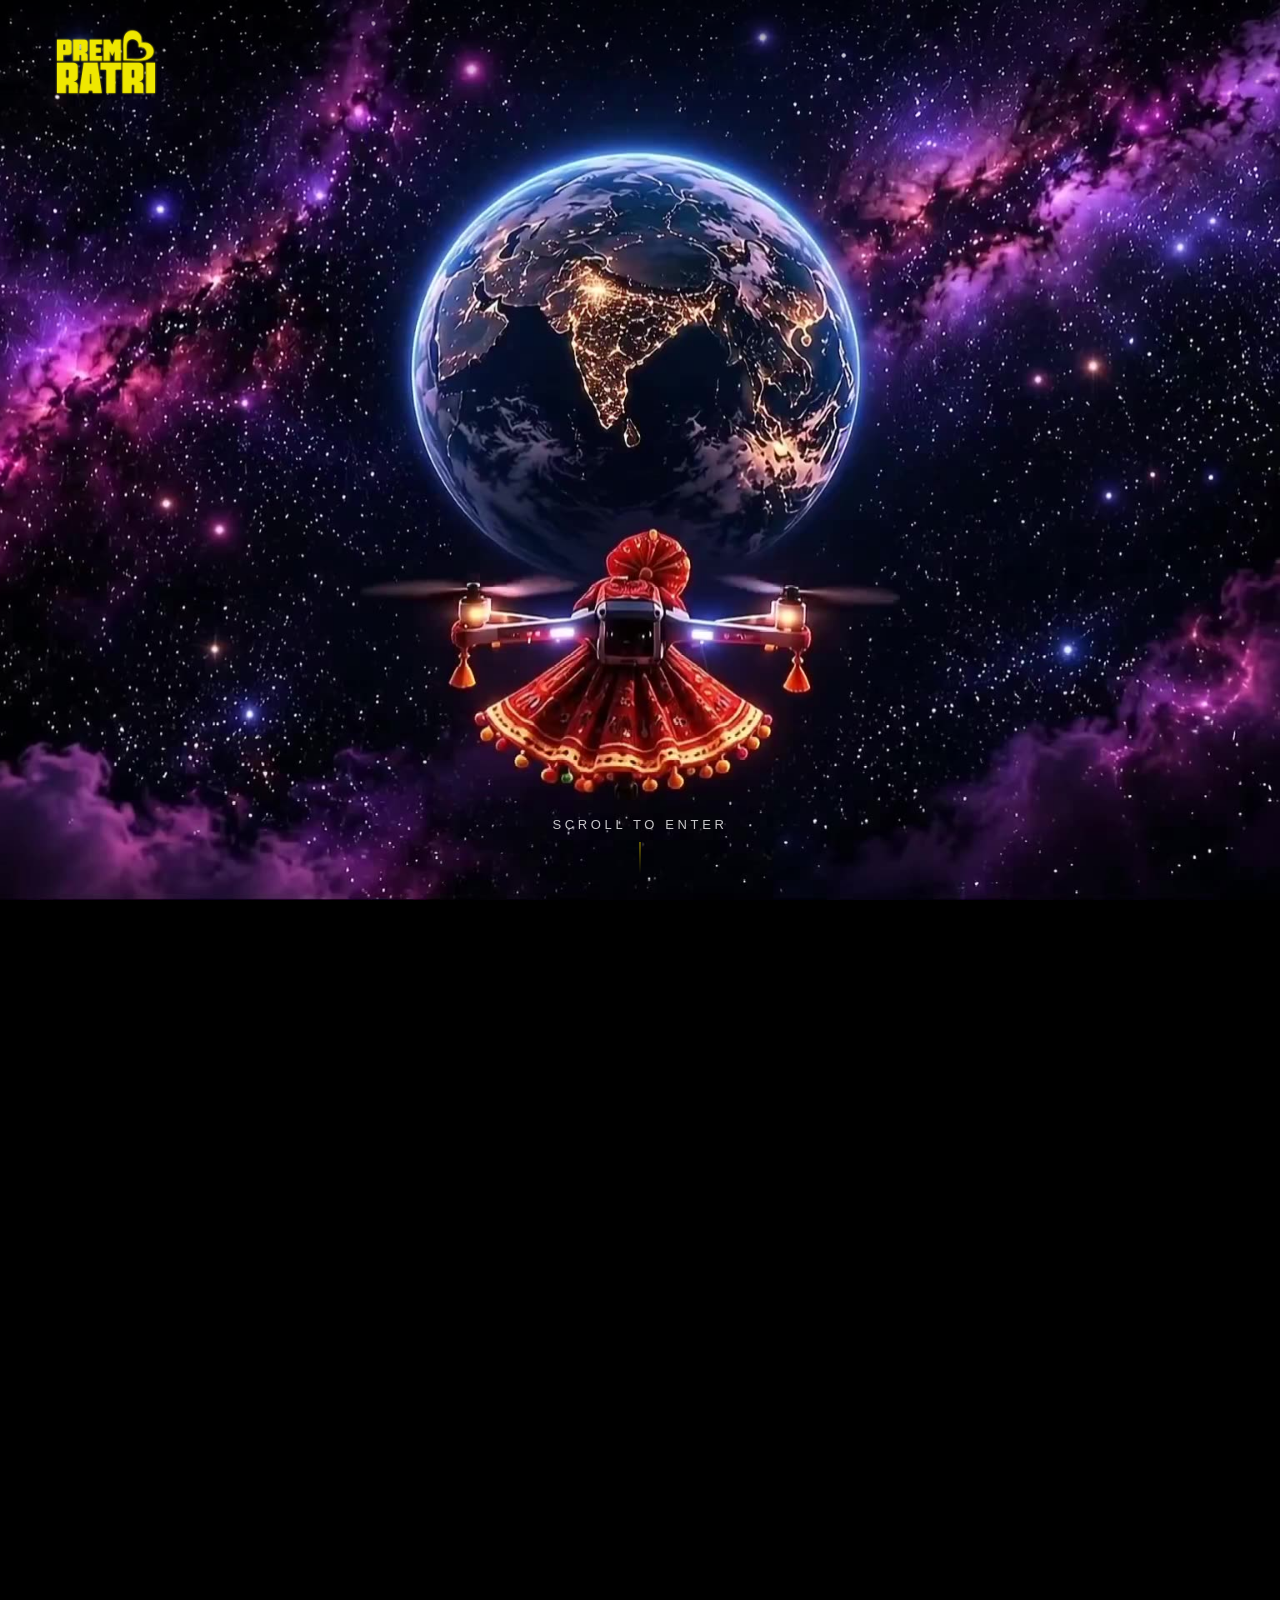
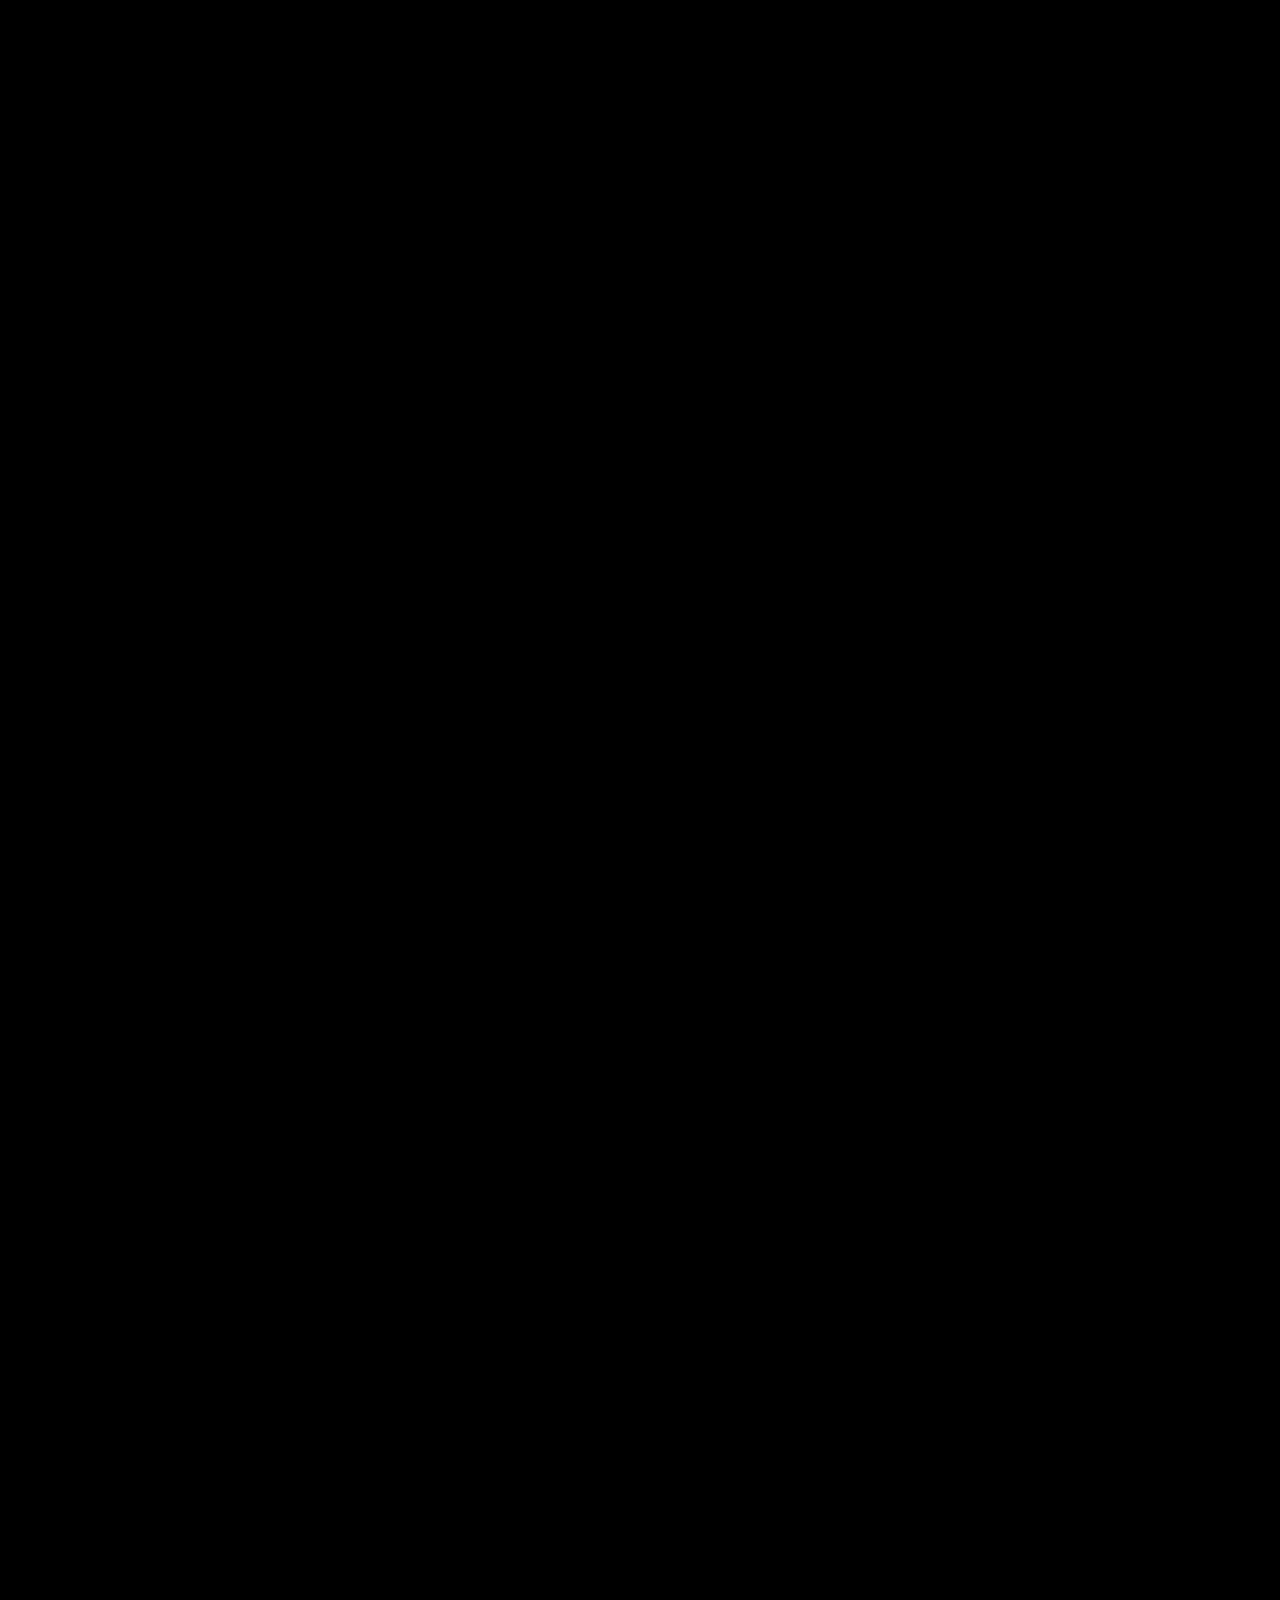
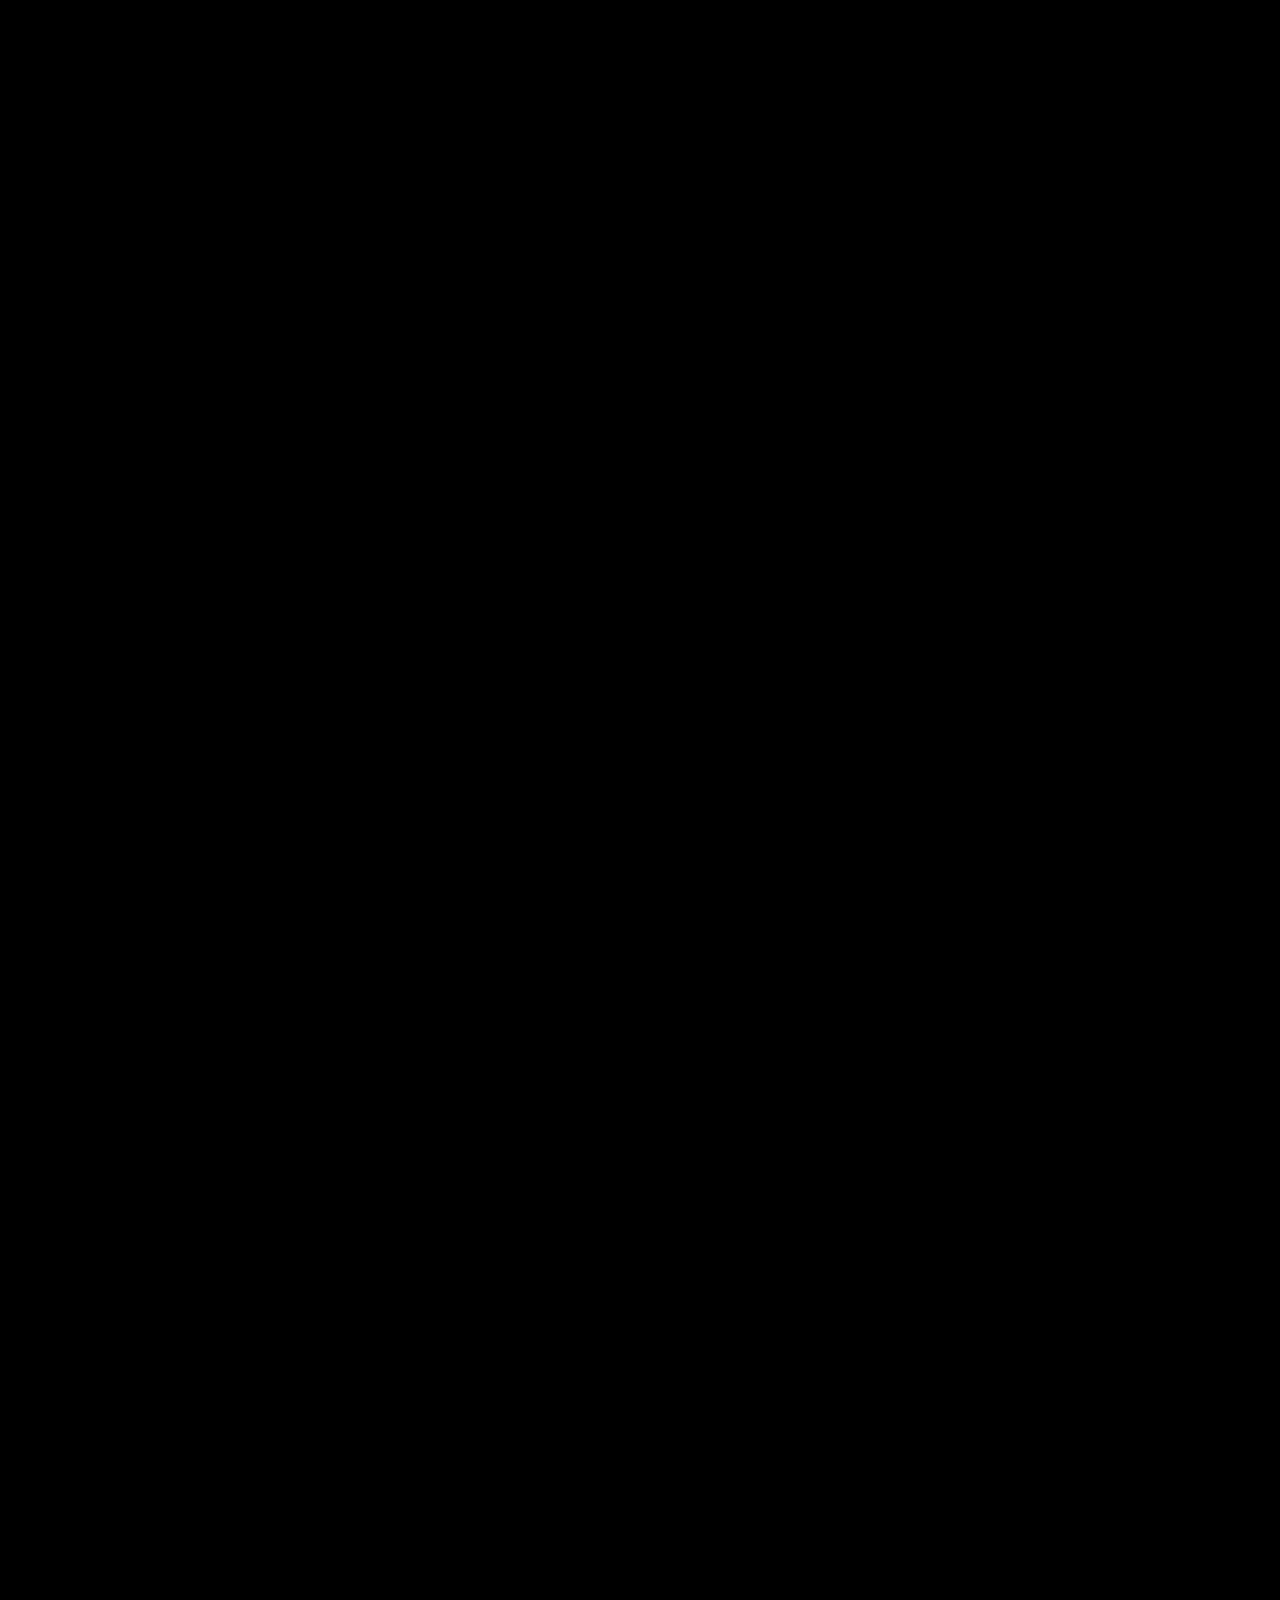
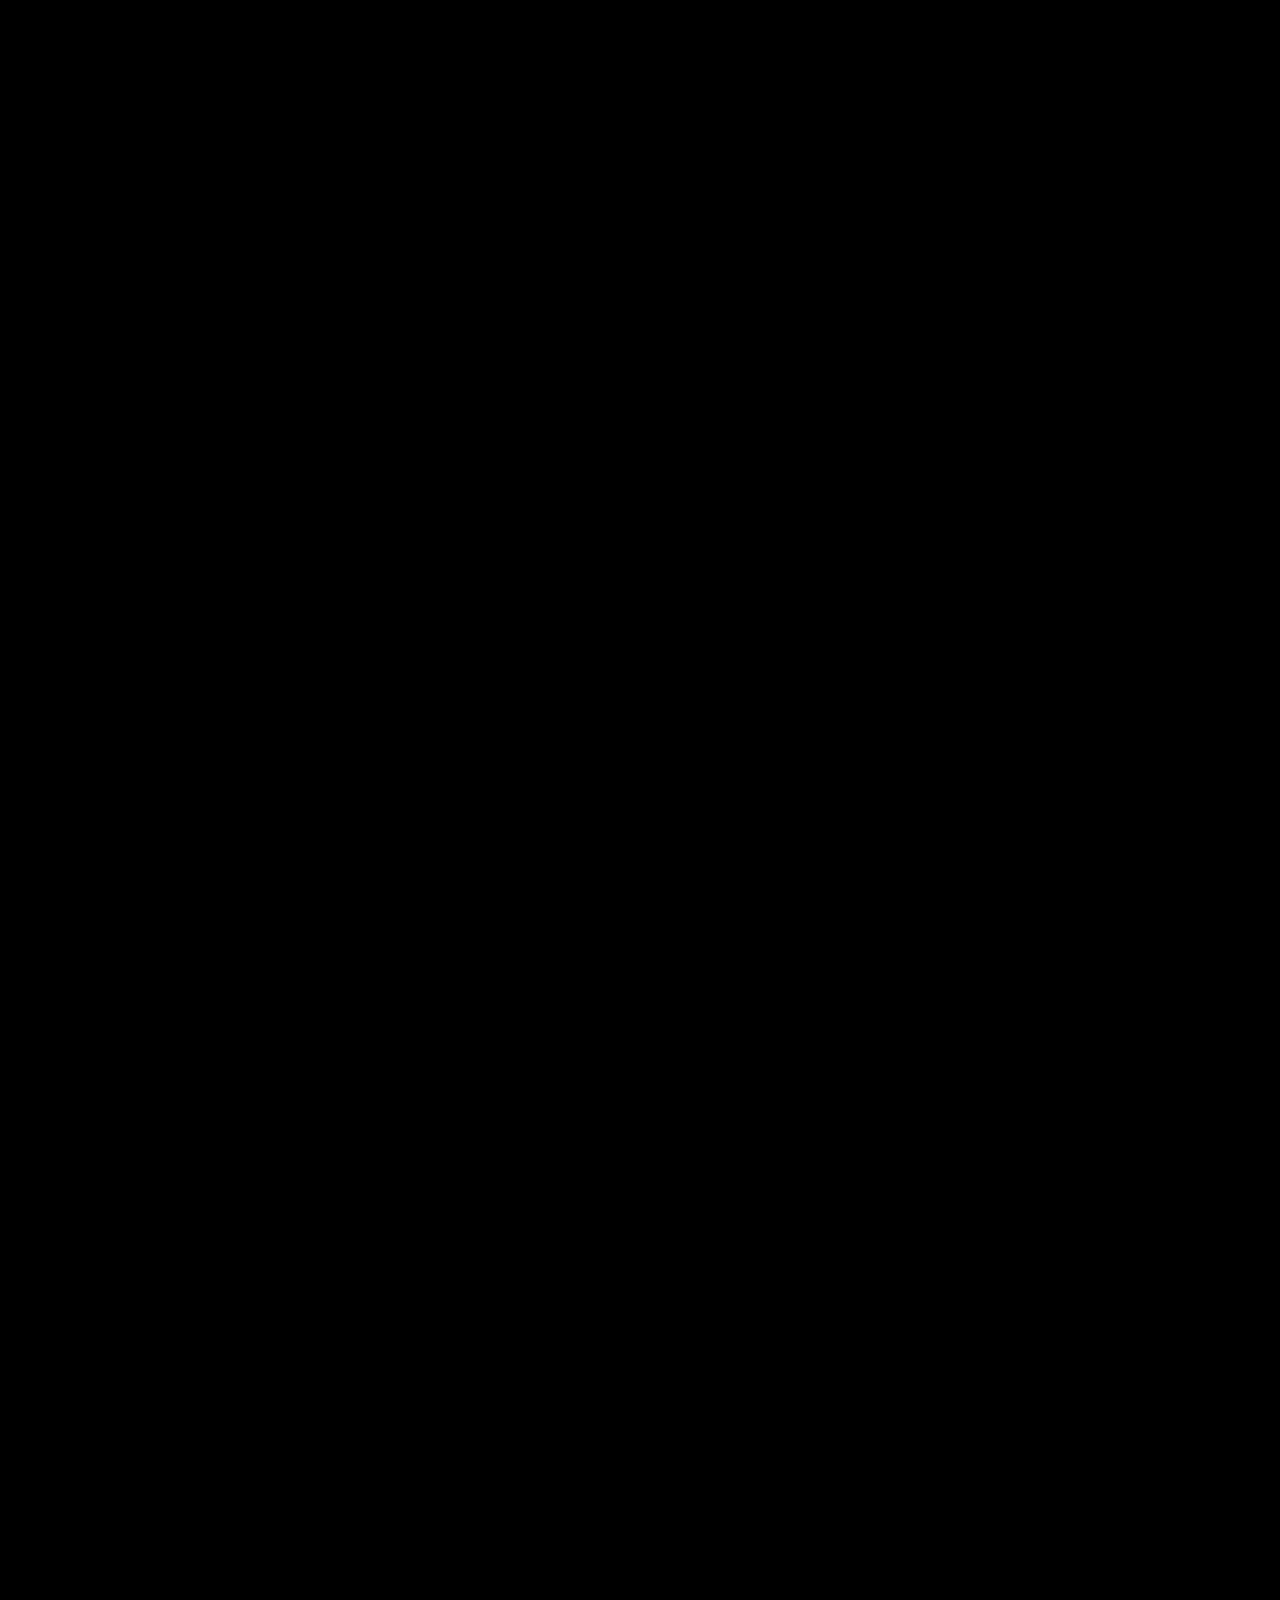
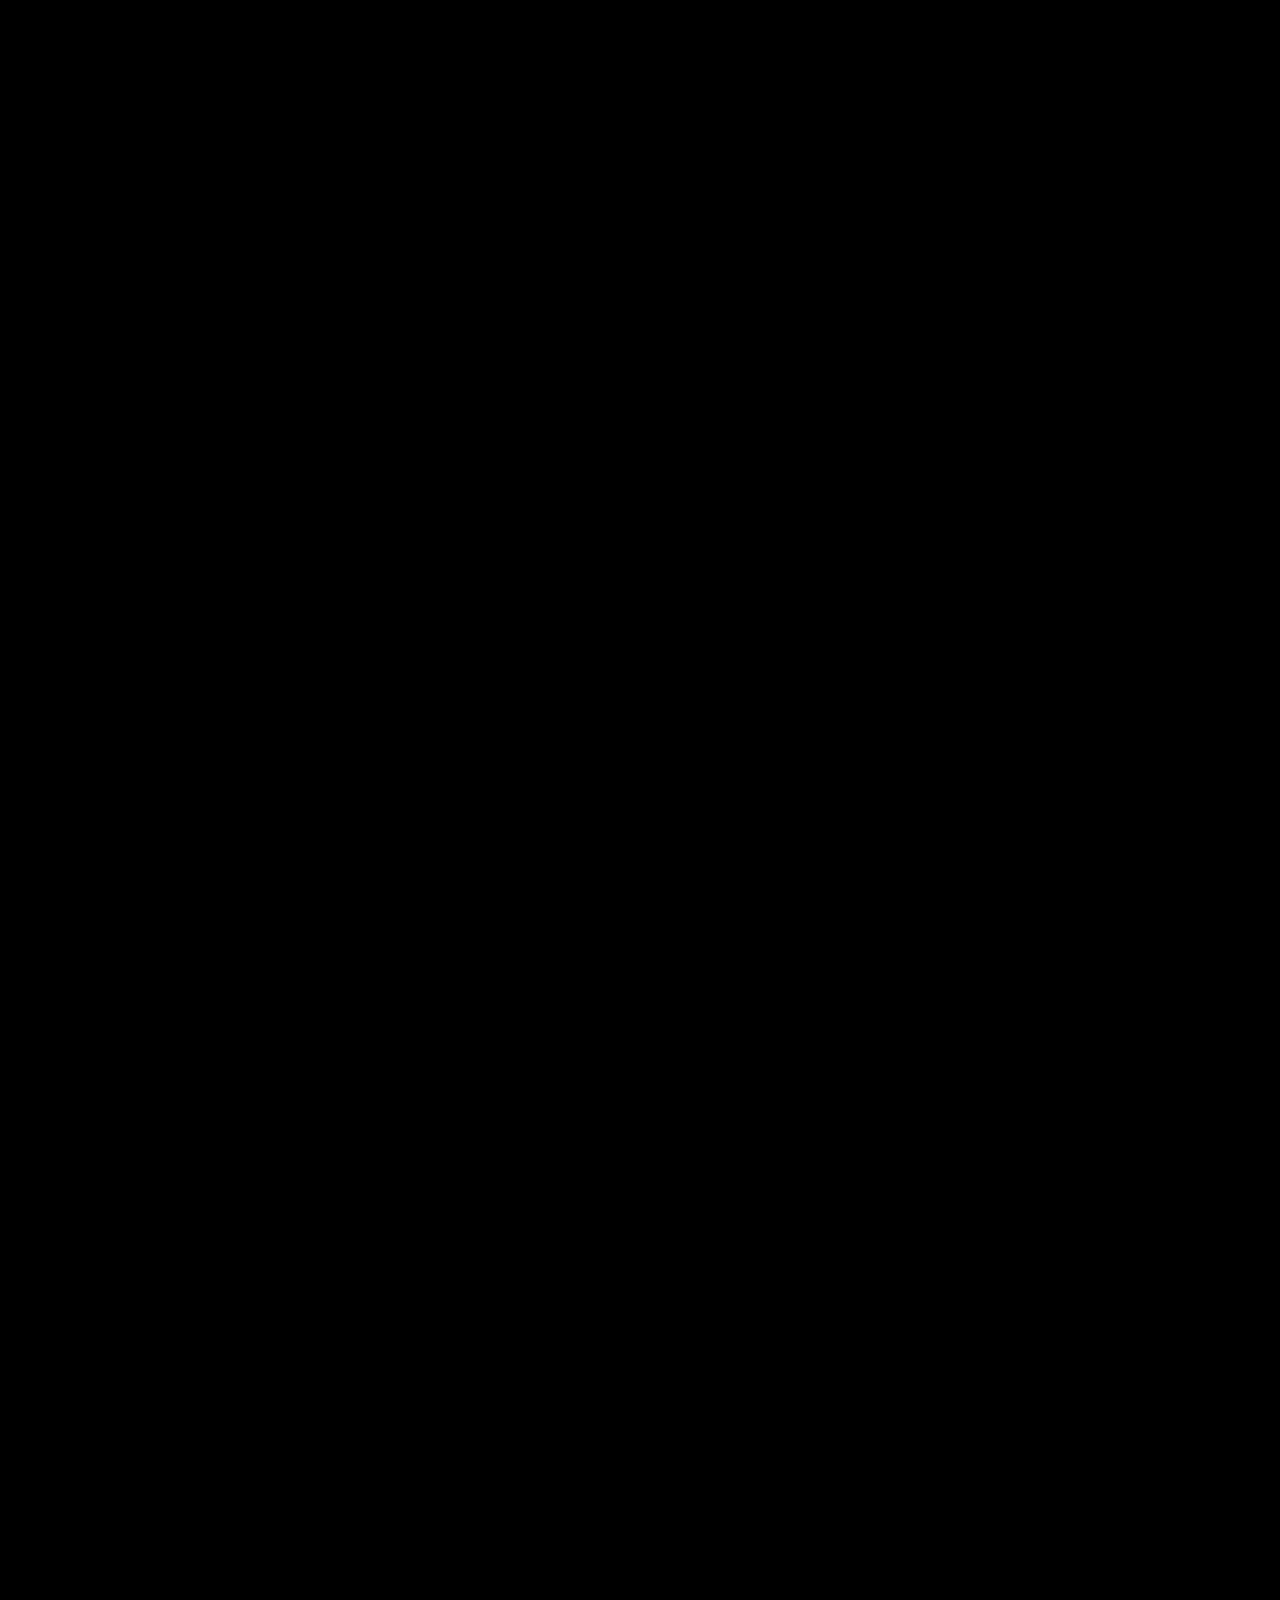
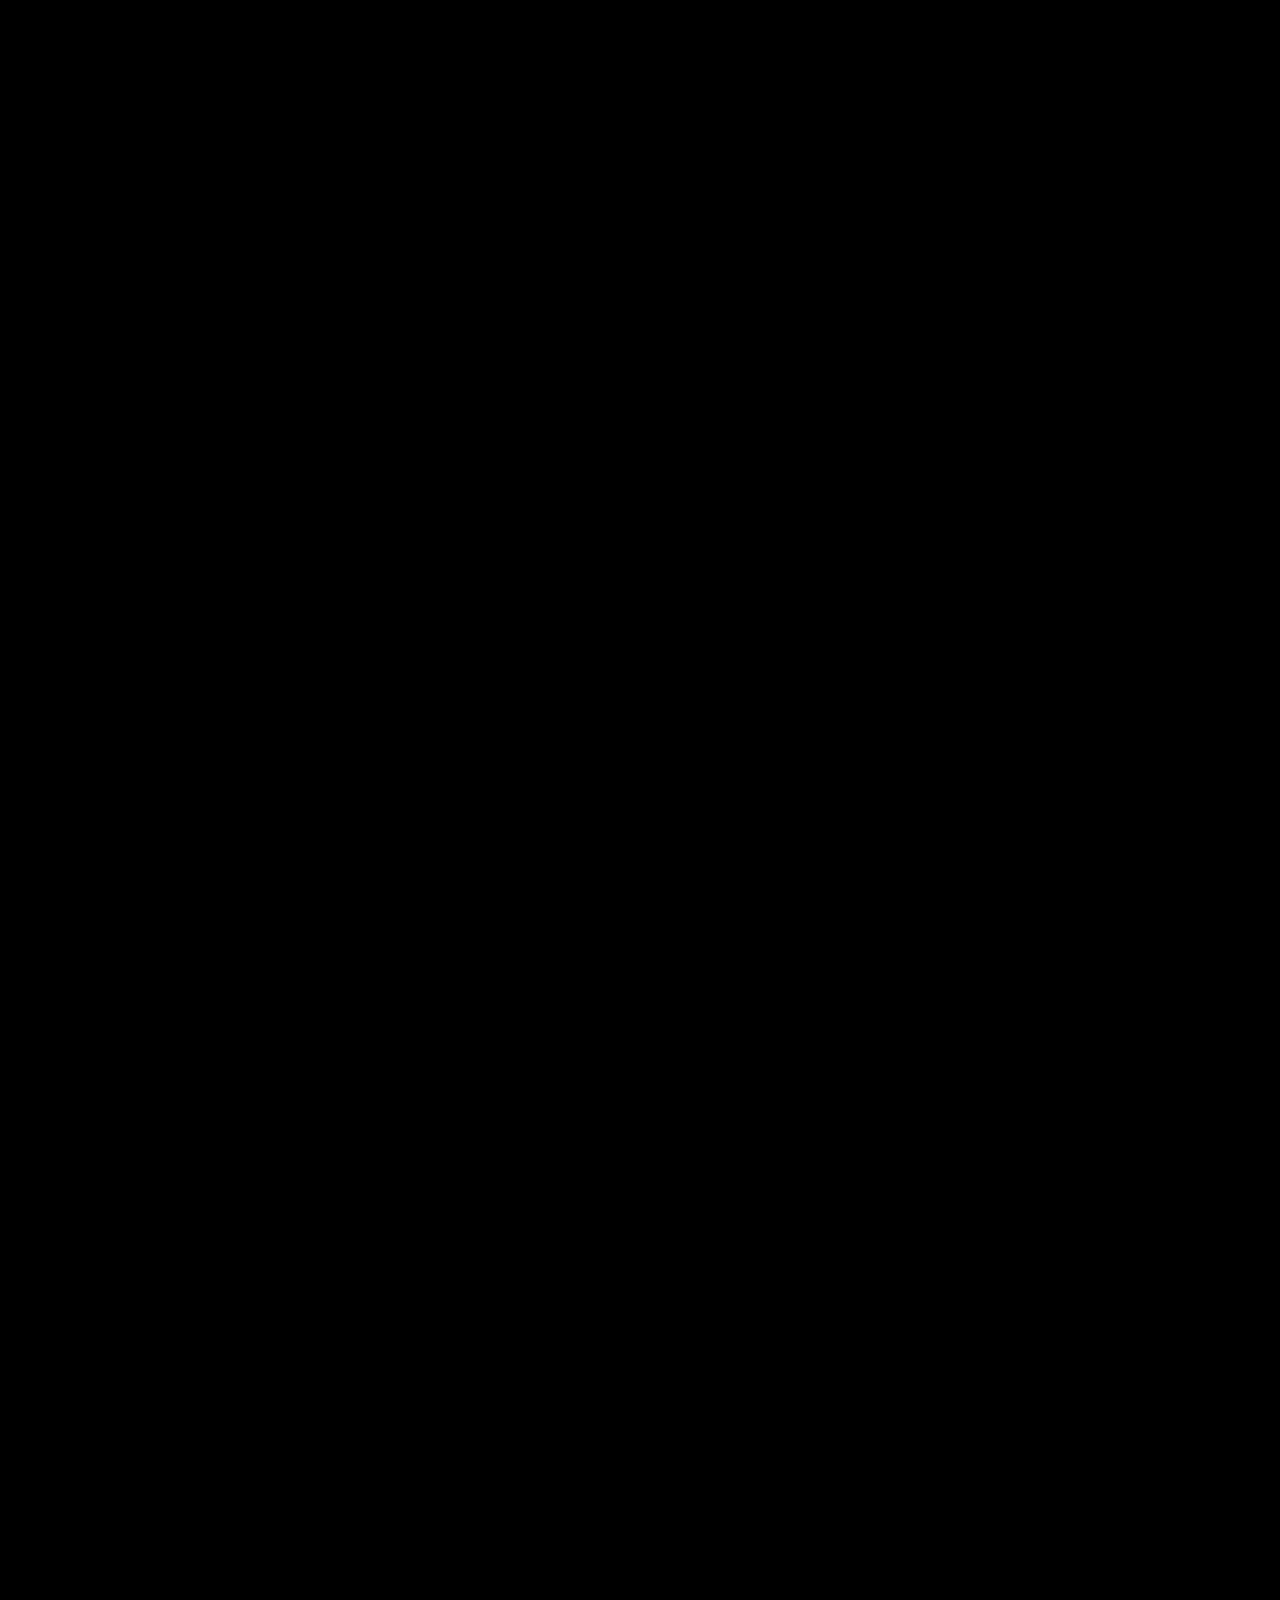
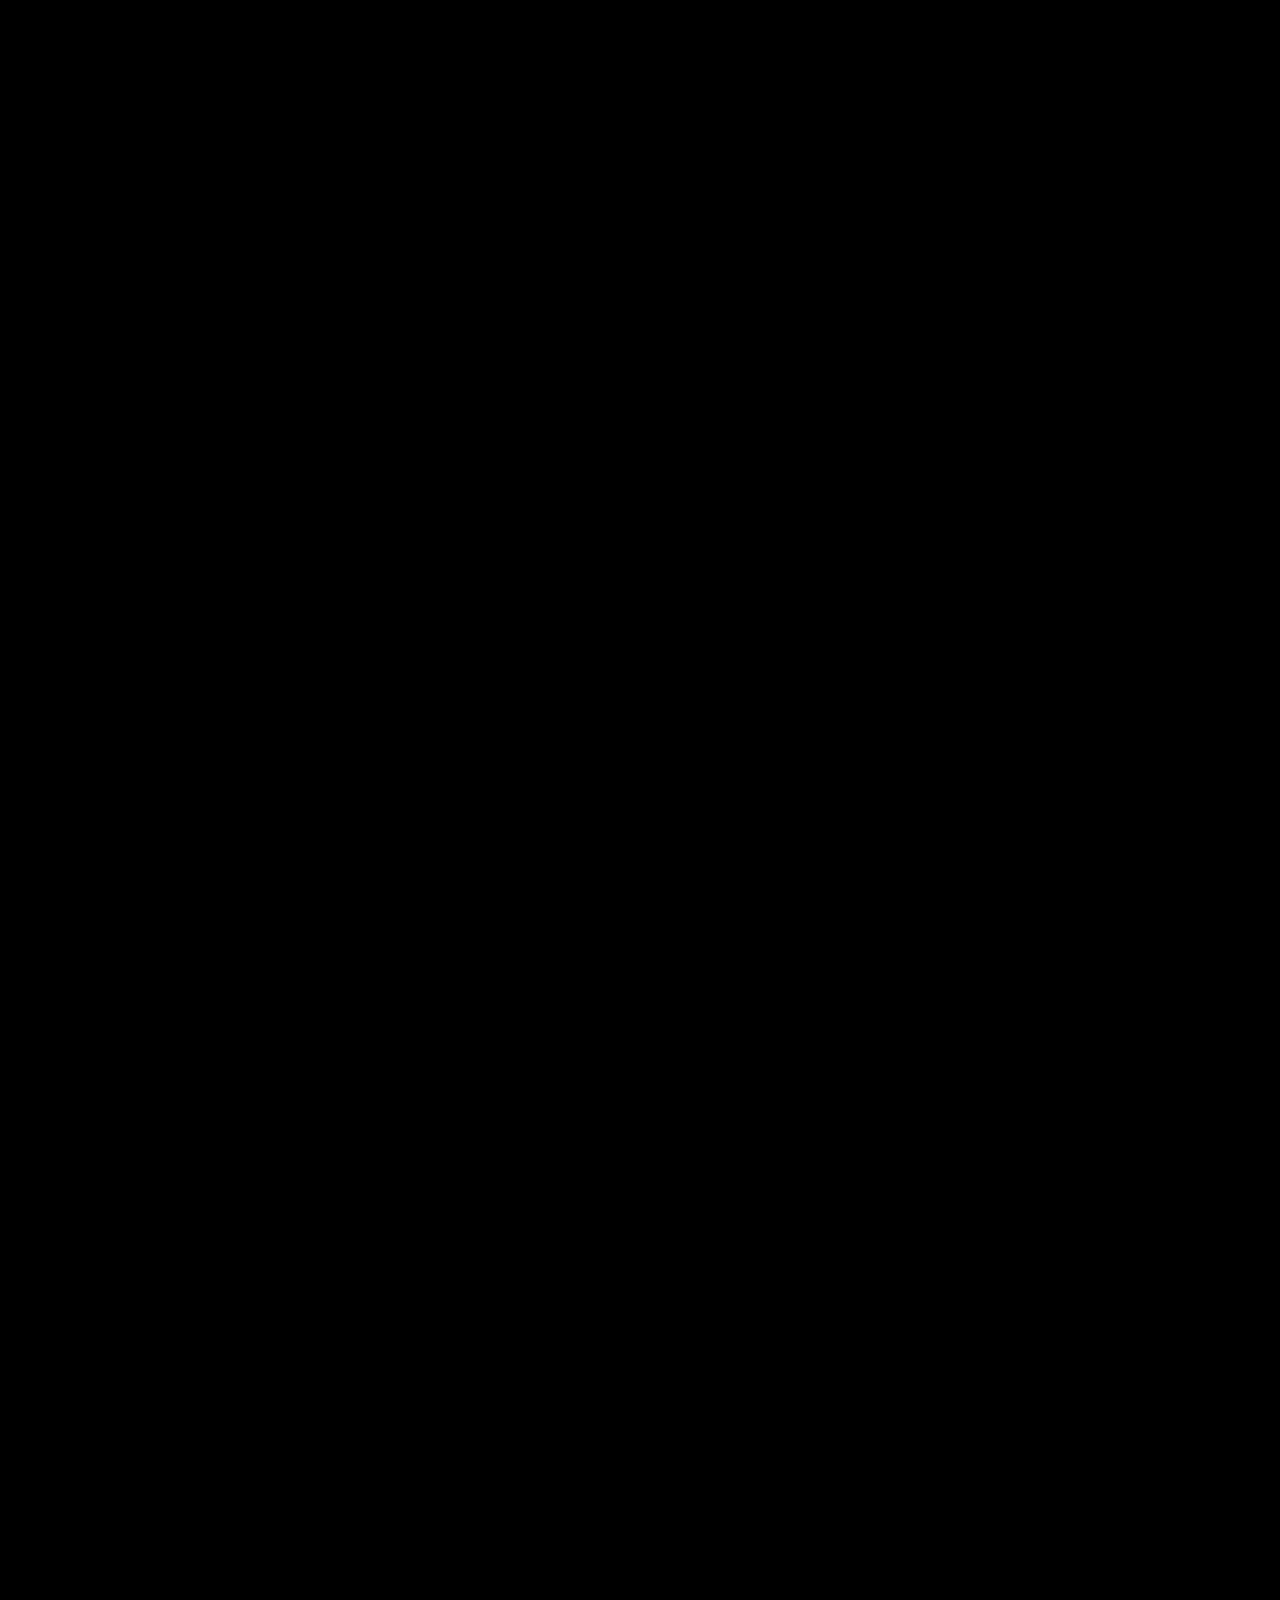
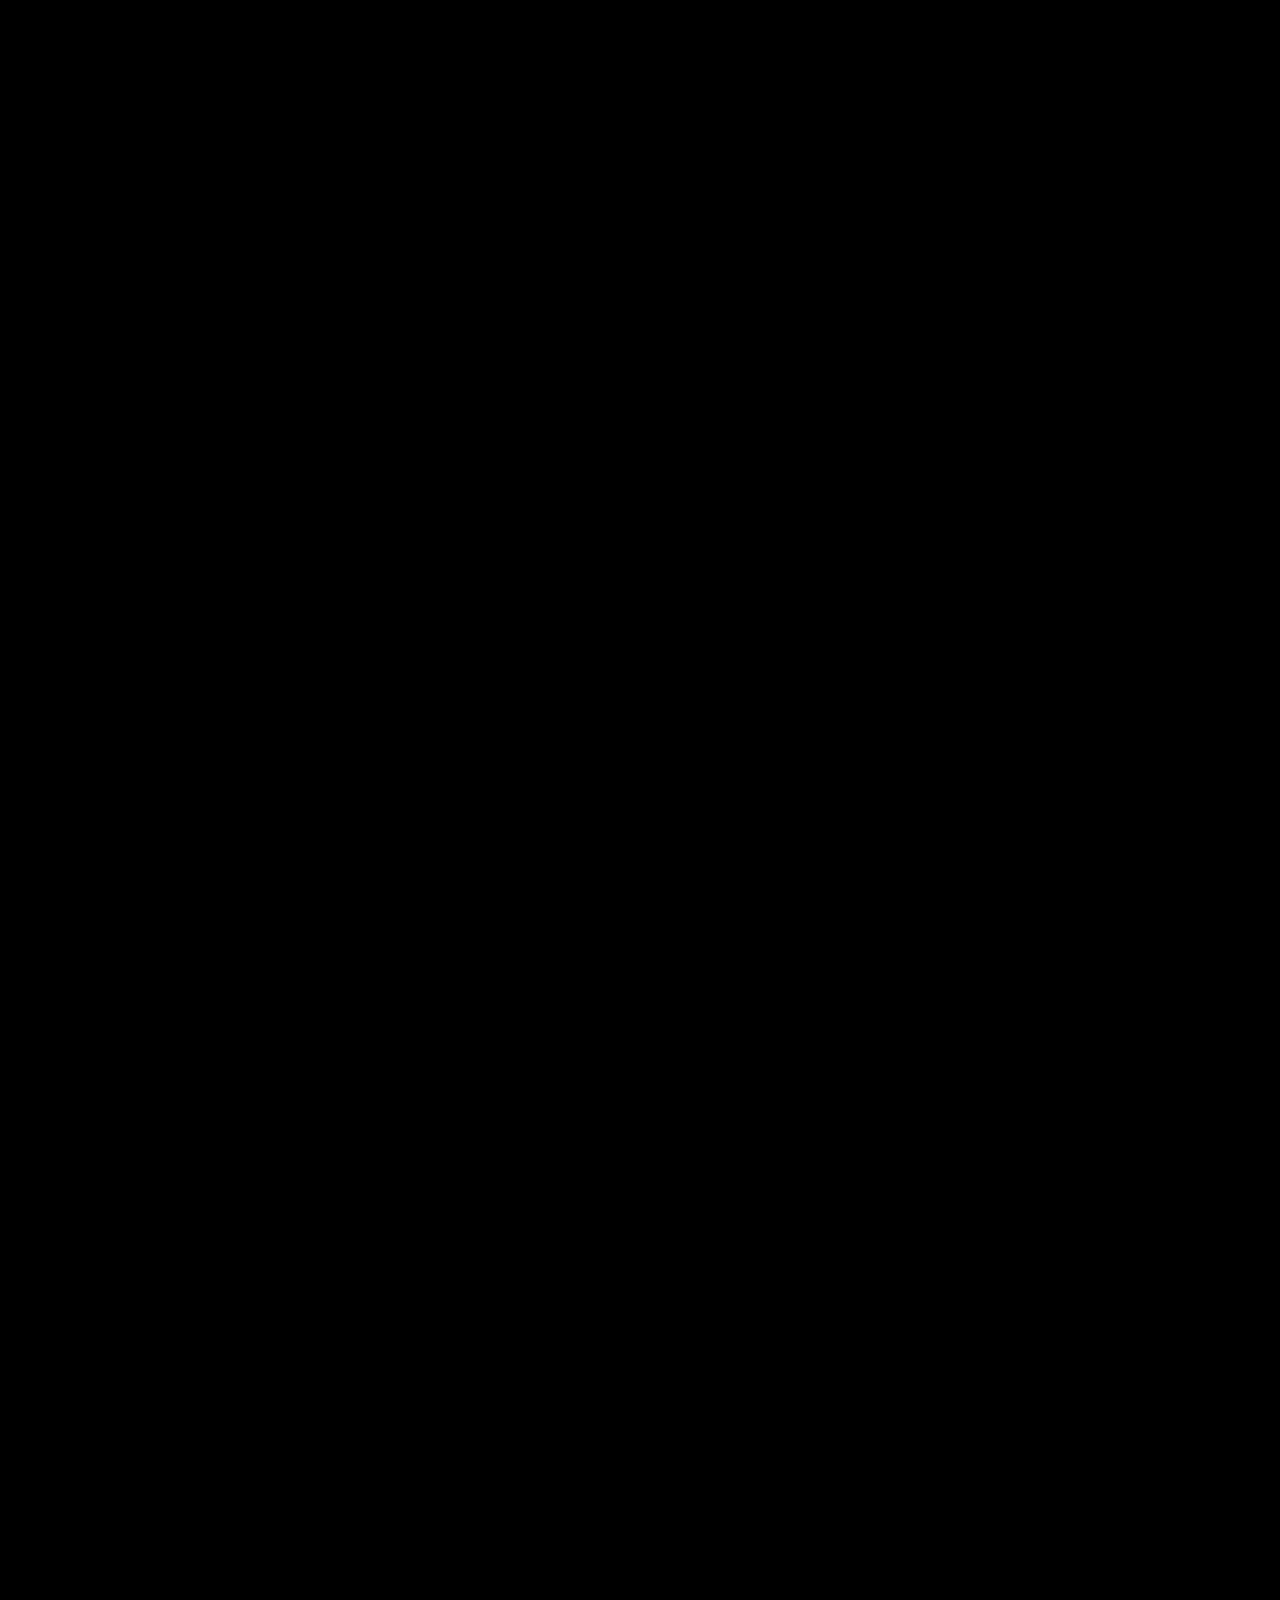
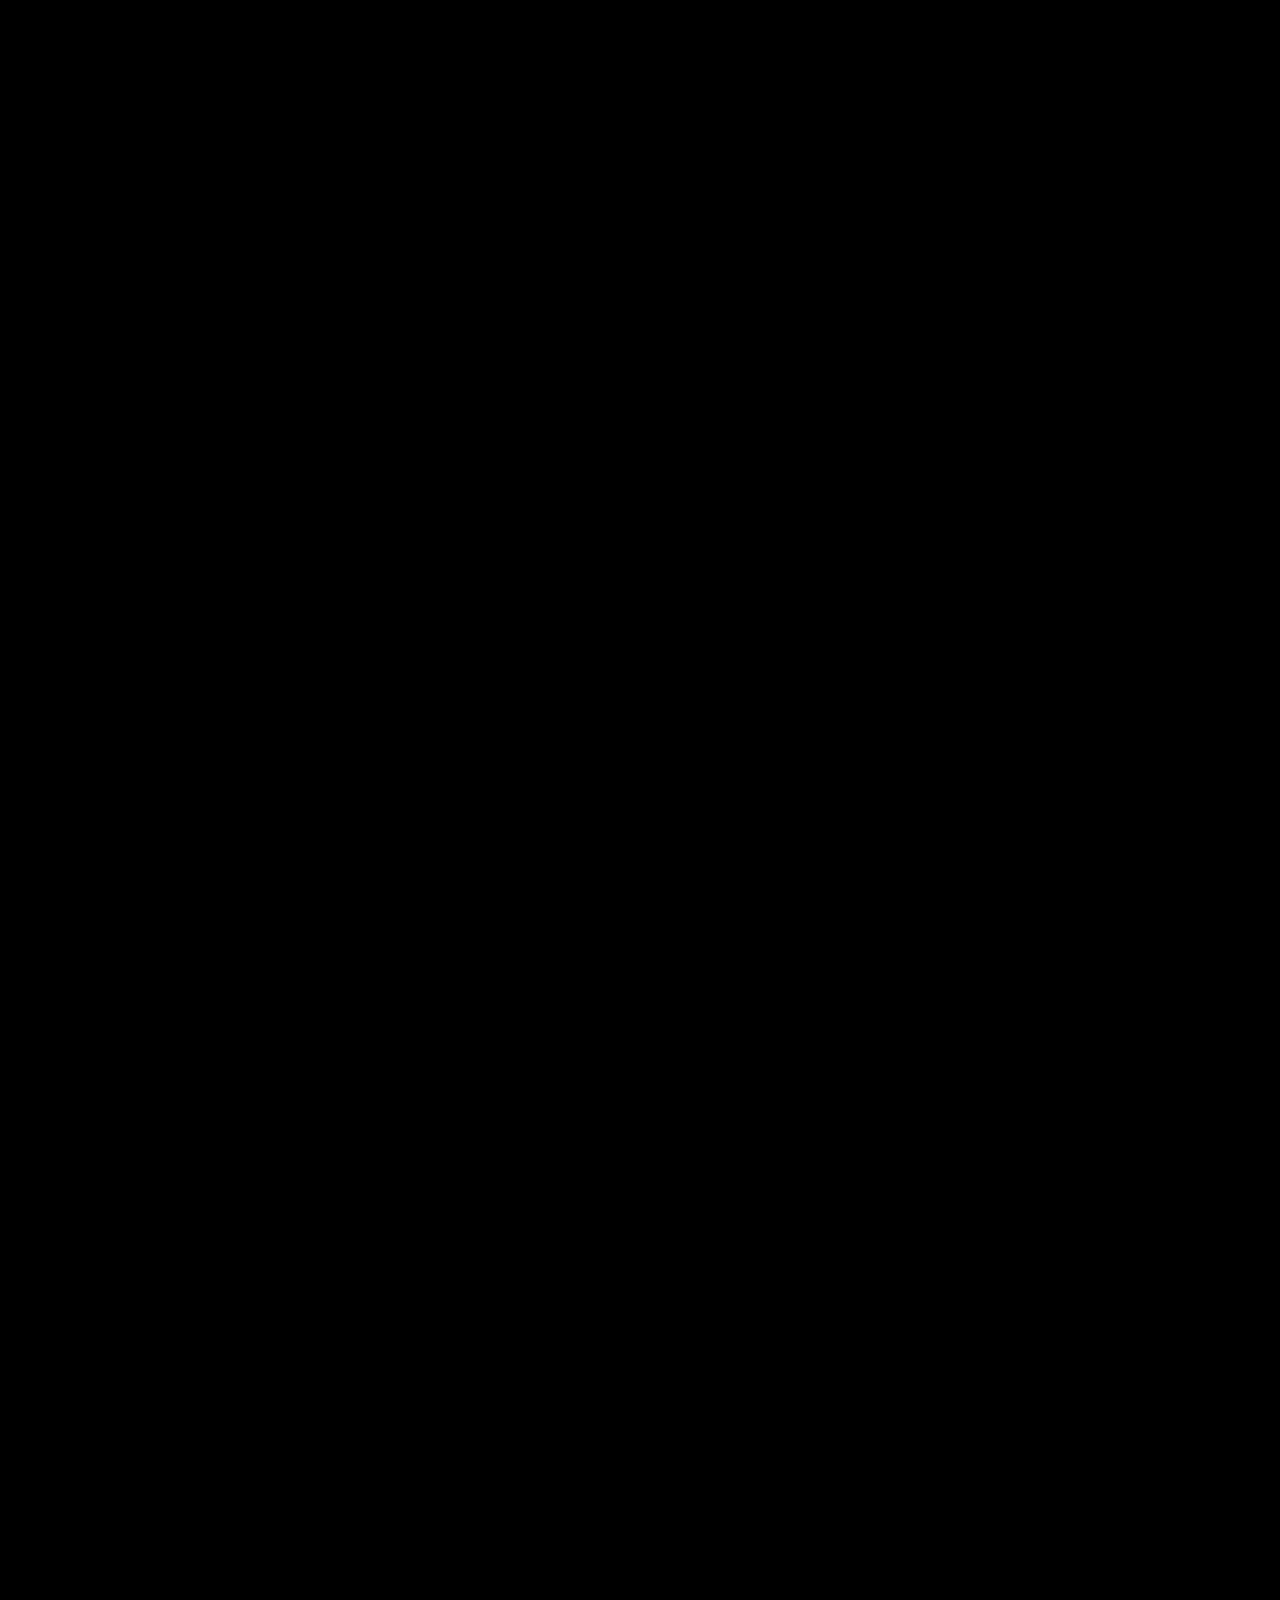
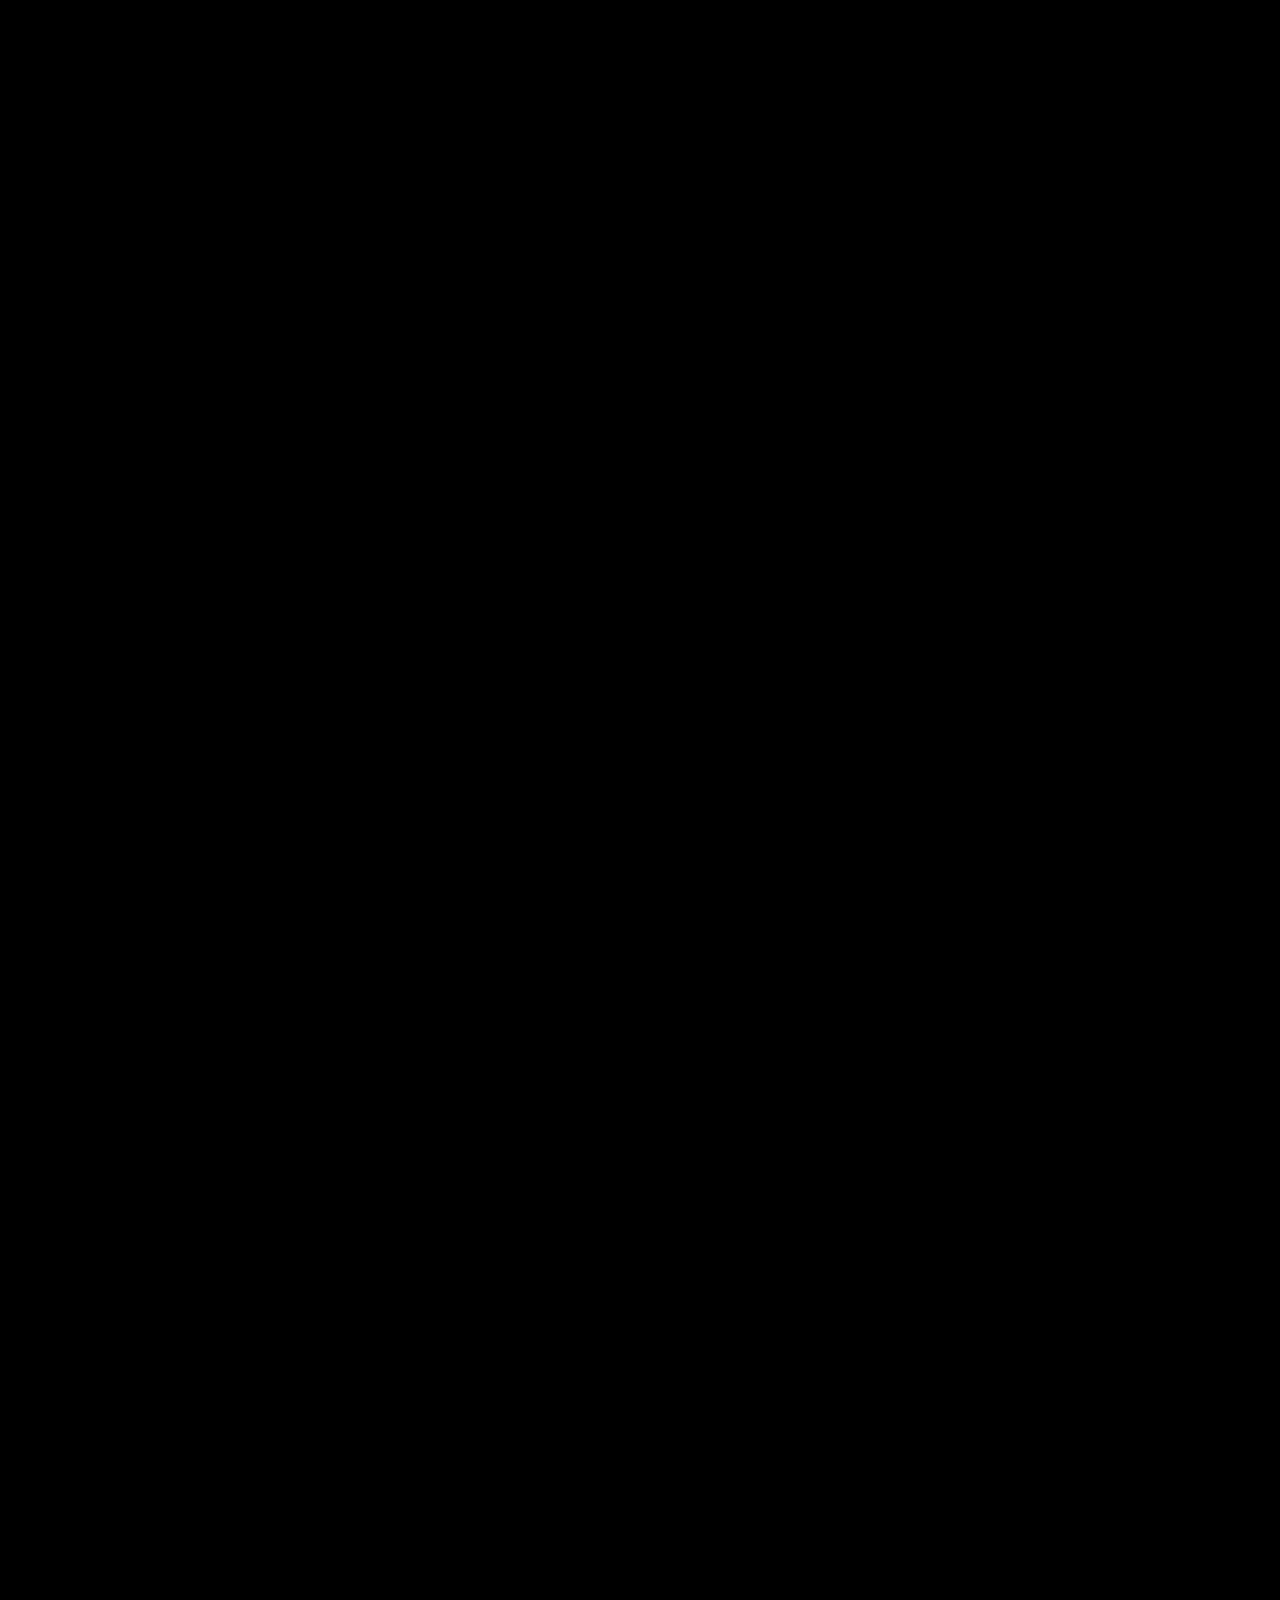
<file: index.html>
<!doctype html>
<html lang="en">

<head>

  <script>
    !function (f, b, e, v, n, t, s) {
      if (f.fbq) return; n = f.fbq = function () {
        n.callMethod ?
        n.callMethod.apply(n, arguments) : n.queue.push(arguments)
      };
      if (!f._fbq) f._fbq = n; n.push = n; n.loaded = !0; n.version = '2.0';
      n.queue = []; t = b.createElement(e); t.async = !0;
      t.src = v; s = b.getElementsByTagName(e)[0];
      s.parentNode.insertBefore(t, s)
    }(window, document, 'script',
      'https://connect.facebook.net/en_US/fbevents.js');
    fbq('init', '2066593217283742');
    fbq('track', 'PageView');
  </script>
  <noscript><img height="1" width="1" style="display:none"
      src="https://www.facebook.com/tr?id=2066593217283742&ev=PageView&noscript=1" /></noscript>


  <meta charset="utf-8">
  <meta name="viewport" content="width=device-width,initial-scale=1,viewport-fit=cover">
  <meta name="theme-color" content="#000000">
  <link rel="icon" type="image/png" href="PremRatrilogo.png">
  <title>PREM RATRI</title>
  <link rel="stylesheet" href="css/style.css">
</head>

<body>
  <header class="site-header" id="siteHeader">
    <div class="brand-logo">
      <img src="./PremRatrilogo.png" alt="Prem Ratri">
    </div>
    <!-- Replace # with the official ticket-booking URL. -->
    <!-- <a class="header-book" href="https://showmates.in/events/prem-ratri/834D3B0"> BOOK NOW</a> -->
  </header>

  <main id="top">
    <section class="sequence" id="sequence" aria-label="Prem Ratri cinematic experience">
      <div class="stage" id="stage">
        <video id="sequenceVideo" class="sequence-video" muted playsinline webkit-playsinline preload="auto"
          poster="video/prem-ratri-desktop-poster.jpg" data-desktop-src="video/prem-ratri-scroll.mp4"
          data-mobile-src="video/prem-ratri-scroll-mobile.mp4" aria-label="Prem Ratri scroll animation"></video>
        <div class="scroll-cue" id="scrollCue">SCROLL TO ENTER<span></span></div>
      </div>
    </section>

    <!-- <section class="booking" id="booking">
      <div class="booking-inner">
        <div class="wordmark">PREM RATRI</div>
        <p class="date">21 &amp; 22 OCTOBER</p>
        <button class="book-now" id="bookNow" type="button">BOOK NOW</button>
      </div>
    </section> -->

    <!-- <section class="booking" id="booking">

      <div class="booking-inner">
        <p class="lineup-label">ARTIST LINE UP</p>
        <div class="lineup-poster">
          <img src="29.png" alt="Prem Ratri Artist Line Up" class="artist-poster">
        </div>
        <div class="artist-dates">
          <span>24 OCT : RAAG MEHTA</span>
          <span class="artist-divider">•</span>
          <span>25 OCT : KEERTHI SAGATHIA</span>
        </div>
        <p class="venue">
          <span>VENUE :</span> Kadamb Greens, opp. Arvind Uplands
        </p>
        <p class="event-description">
          Experience Ahmedabad’s grandest Garba celebration, brought to life
          with cutting-edge production, spectacular decor, and an
          unforgettable festive atmosphere.
        </p>
        <p class="passes-live-line">THE NIGHT IS CALLING. PASSES ARE LIVE. CLAIM YOUR SPOT.</p>
        <!-- Replace # with the official ticket-booking URL. -->
        <!-- <a class="book-now-cta" href="https://showmates.in/events/prem-ratri/834D3B0">BOOK NOW <span aria-hidden="true">↗</span></a> -->
      <!-- </div>

    </section> --> 
  </main>

  <footer class="footer" id="footer">
    <div class="footer-logo">PREM RATRI</div>
    <!-- <p class="footer-date">24 &amp; 25 OCTOBER</p> -->
    <nav class="footer-links" aria-label="Legal links">
      <a href="terms-of-service.html">Terms of Service</a>
      <a href="bookings-terms.html">Bookings Terms &amp; Conditions</a>
      <a href="privacy-policy.html">Privacy Policy</a>
      <a href="cancellation-refund.html">Cancellation &amp; Refund</a>
      <a href="ticketing-policy.html">Ticketing Policy</a>

      <!-- <button data-policy="sponsors">Sponsors</button> -->
    </nav>

    <div class="footer-contact">

      <a href="mailto:contact@kasturih.in" class="footer-contact-item">
        <svg viewBox="0 0 24 24" aria-hidden="true">
          <path d="M20 4H4a2 2 0 0 0-2 2v12a2 2 0 0 0 2 2h16a2 2 0 0 0 2-2V6a2 2 0 0 0-2-2zm0 4-8 5-8-5V6l8 5 8-5v2z" />
        </svg>
        <span>contact@kasturih.in</span>
      </a>

      <span class="footer-contact-divider"></span>

      <a href="https://instagram.com/premratri" target="_blank" rel="noopener noreferrer" class="footer-contact-item">
        <svg viewBox="0 0 24 24" aria-hidden="true">
          <path
            d="M7 2h10a5 5 0 0 1 5 5v10a5 5 0 0 1-5 5H7a5 5 0 0 1-5-5V7a5 5 0 0 1 5-5zm0 2a3 3 0 0 0-3 3v10a3 3 0 0 0 3 3h10a3 3 0 0 0 3-3V7a3 3 0 0 0-3-3H7zm5 3a5 5 0 1 1 0 10 5 5 0 0 1 0-10zm0 2a3 3 0 1 0 0 6 3 3 0 0 0 0-6zm5.5-3.25a1.25 1.25 0 1 1 0 2.5 1.25 1.25 0 0 1 0-2.5z" />
        </svg>
        <span>@premratri</span>
      </a>

    </div>

    <div class="footer-rule"></div>
    <div class="footer-copyright-logo">
      <img src="./PremRatrilogo.png">
    </div>
  </footer>

  <dialog class="policy-dialog" id="policyDialog">
    <div class="dialog-head">
      <h2 id="policyTitle"></h2>
      <button id="closeDialog" aria-label="Close">
      </button>
    </div>
    <div class="dialog-body" id="policyBody"></div>
  </dialog>

  <script src="js/scroll-video.js" defer></script>
  <script src="js/site.js" defer></script>
</body>

</html>
</file>
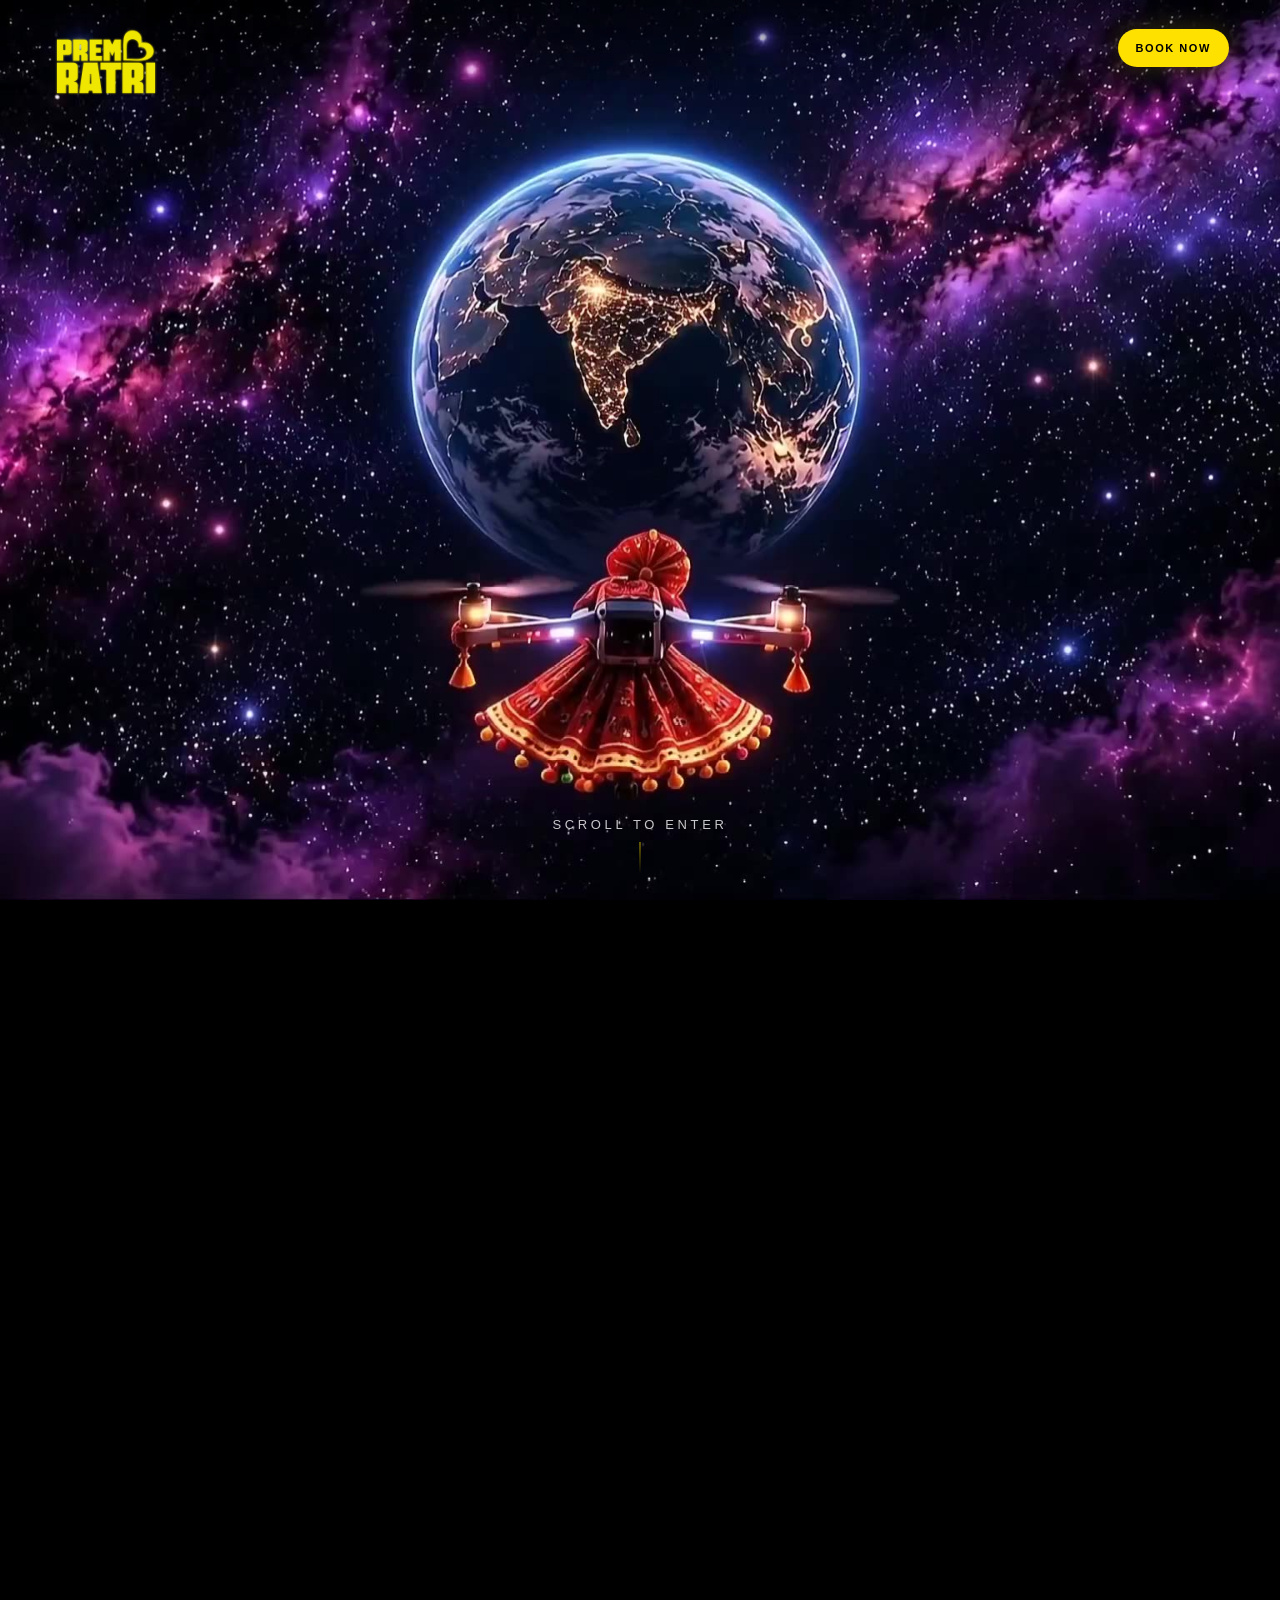
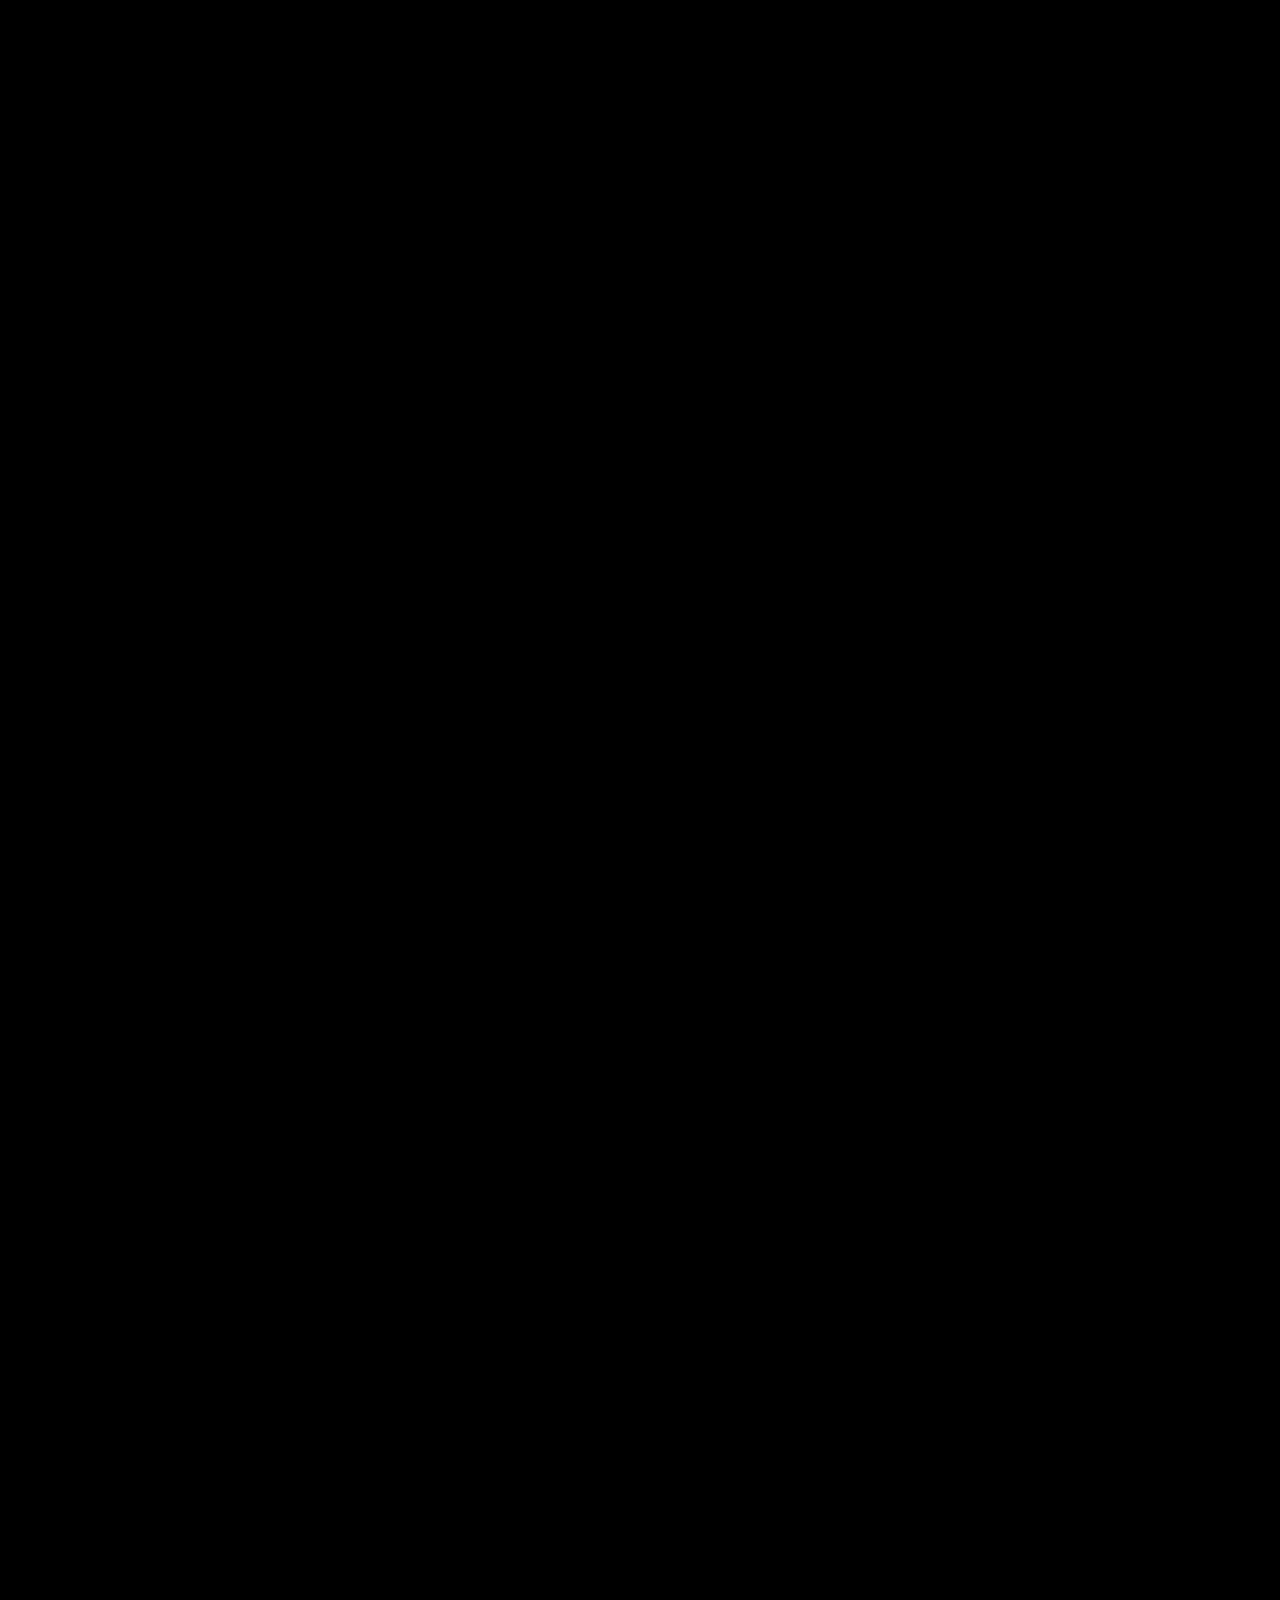
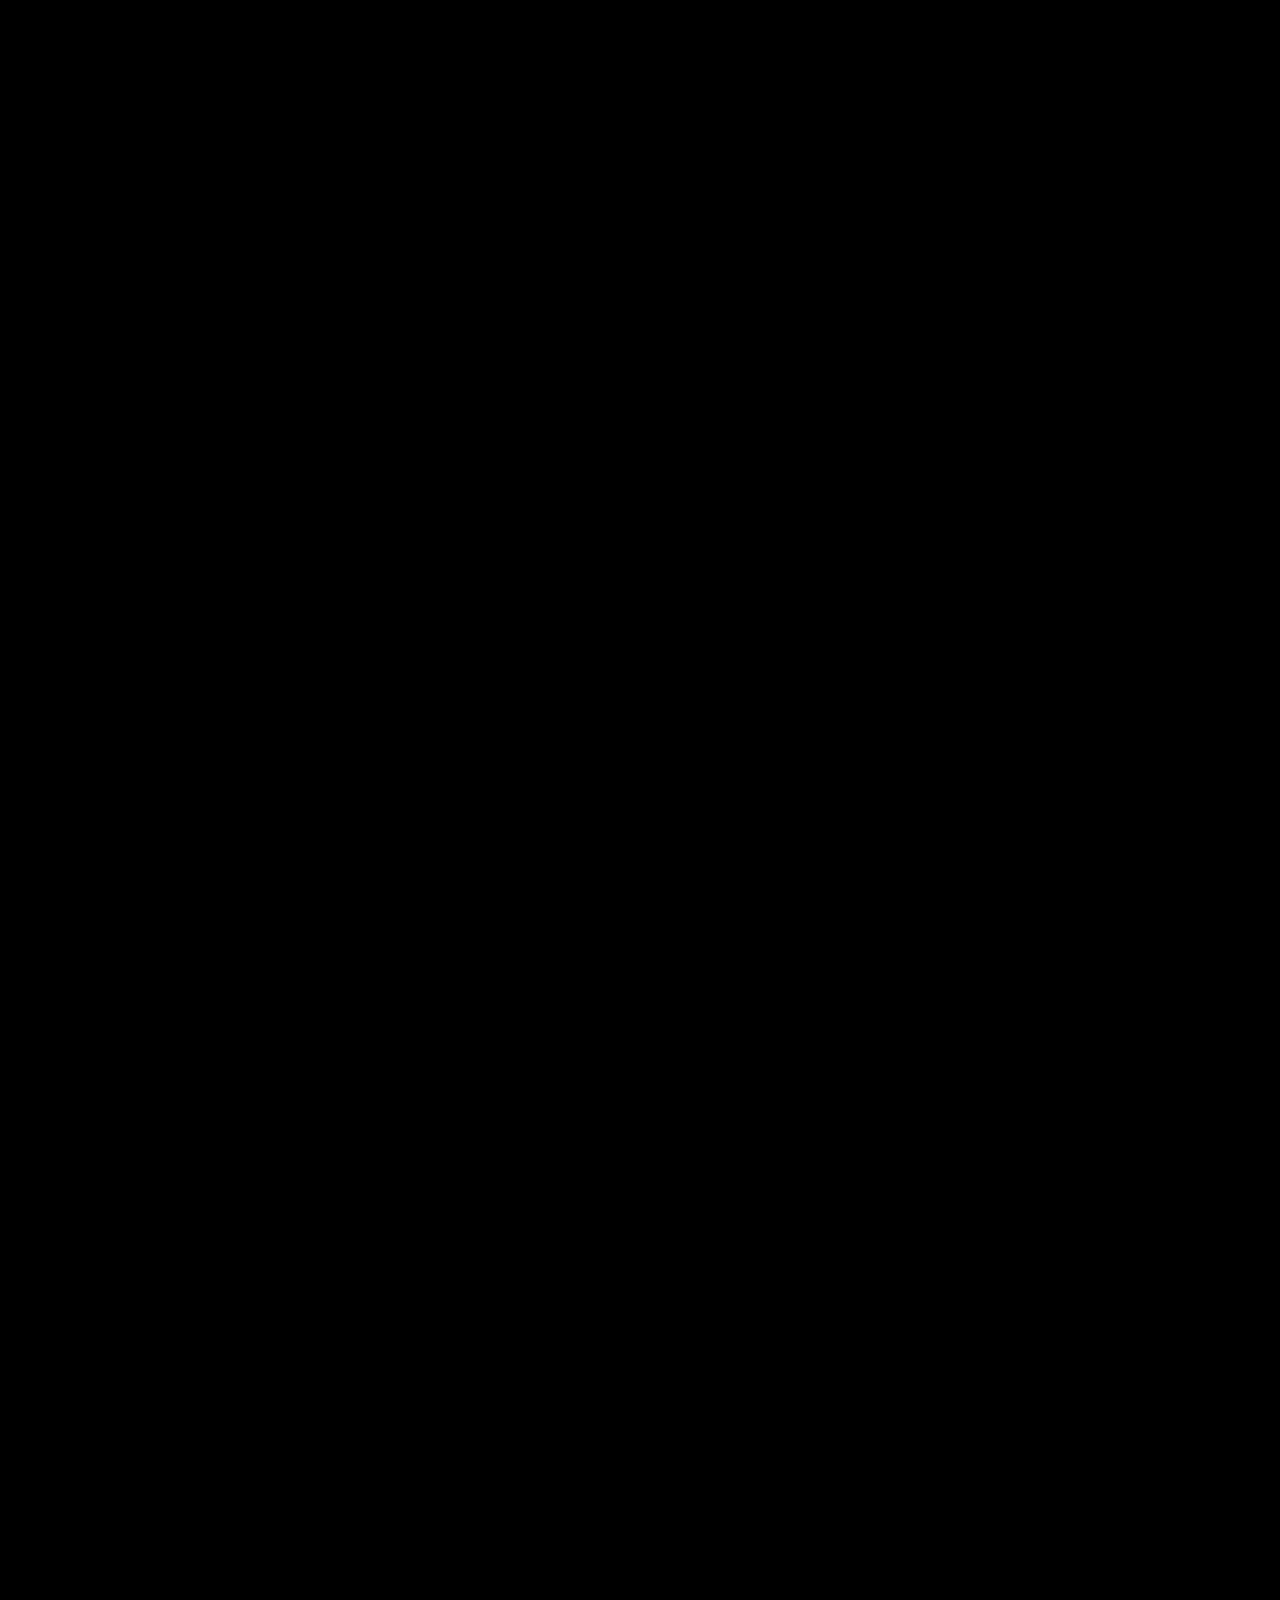
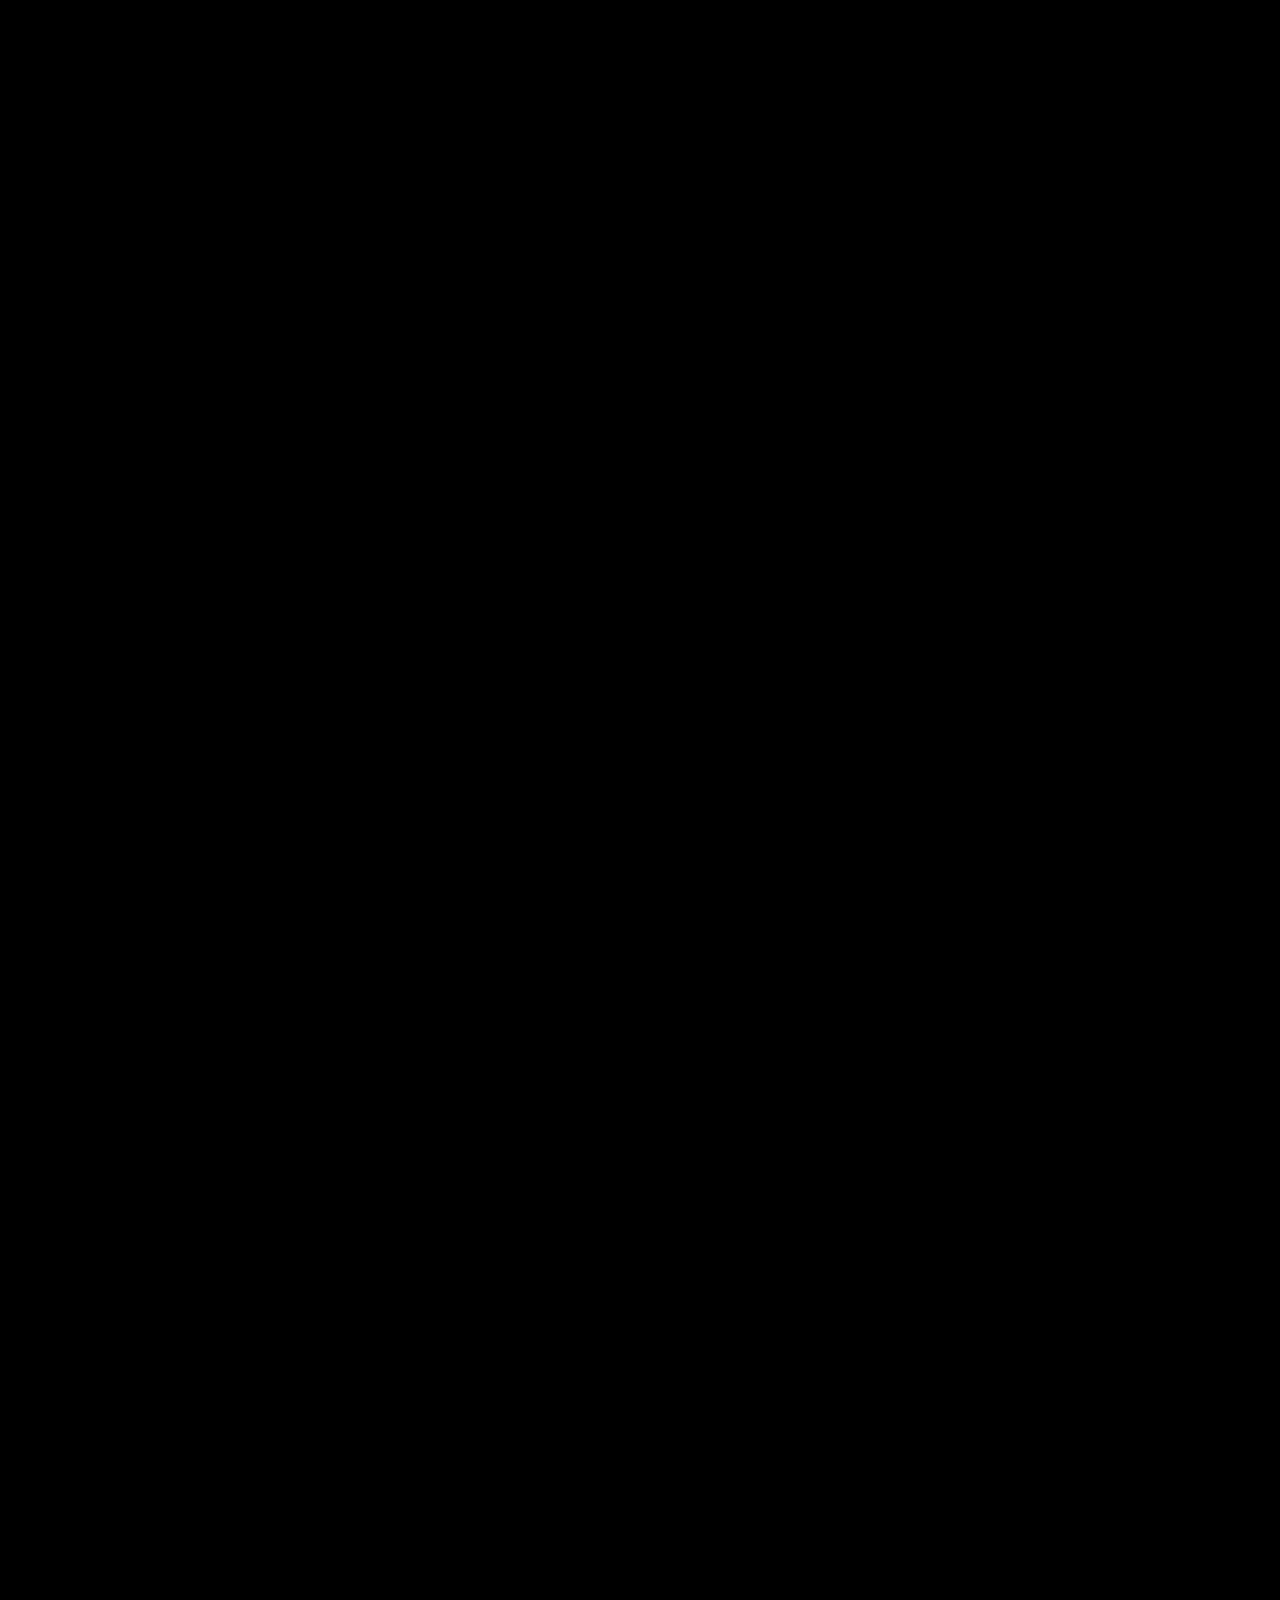
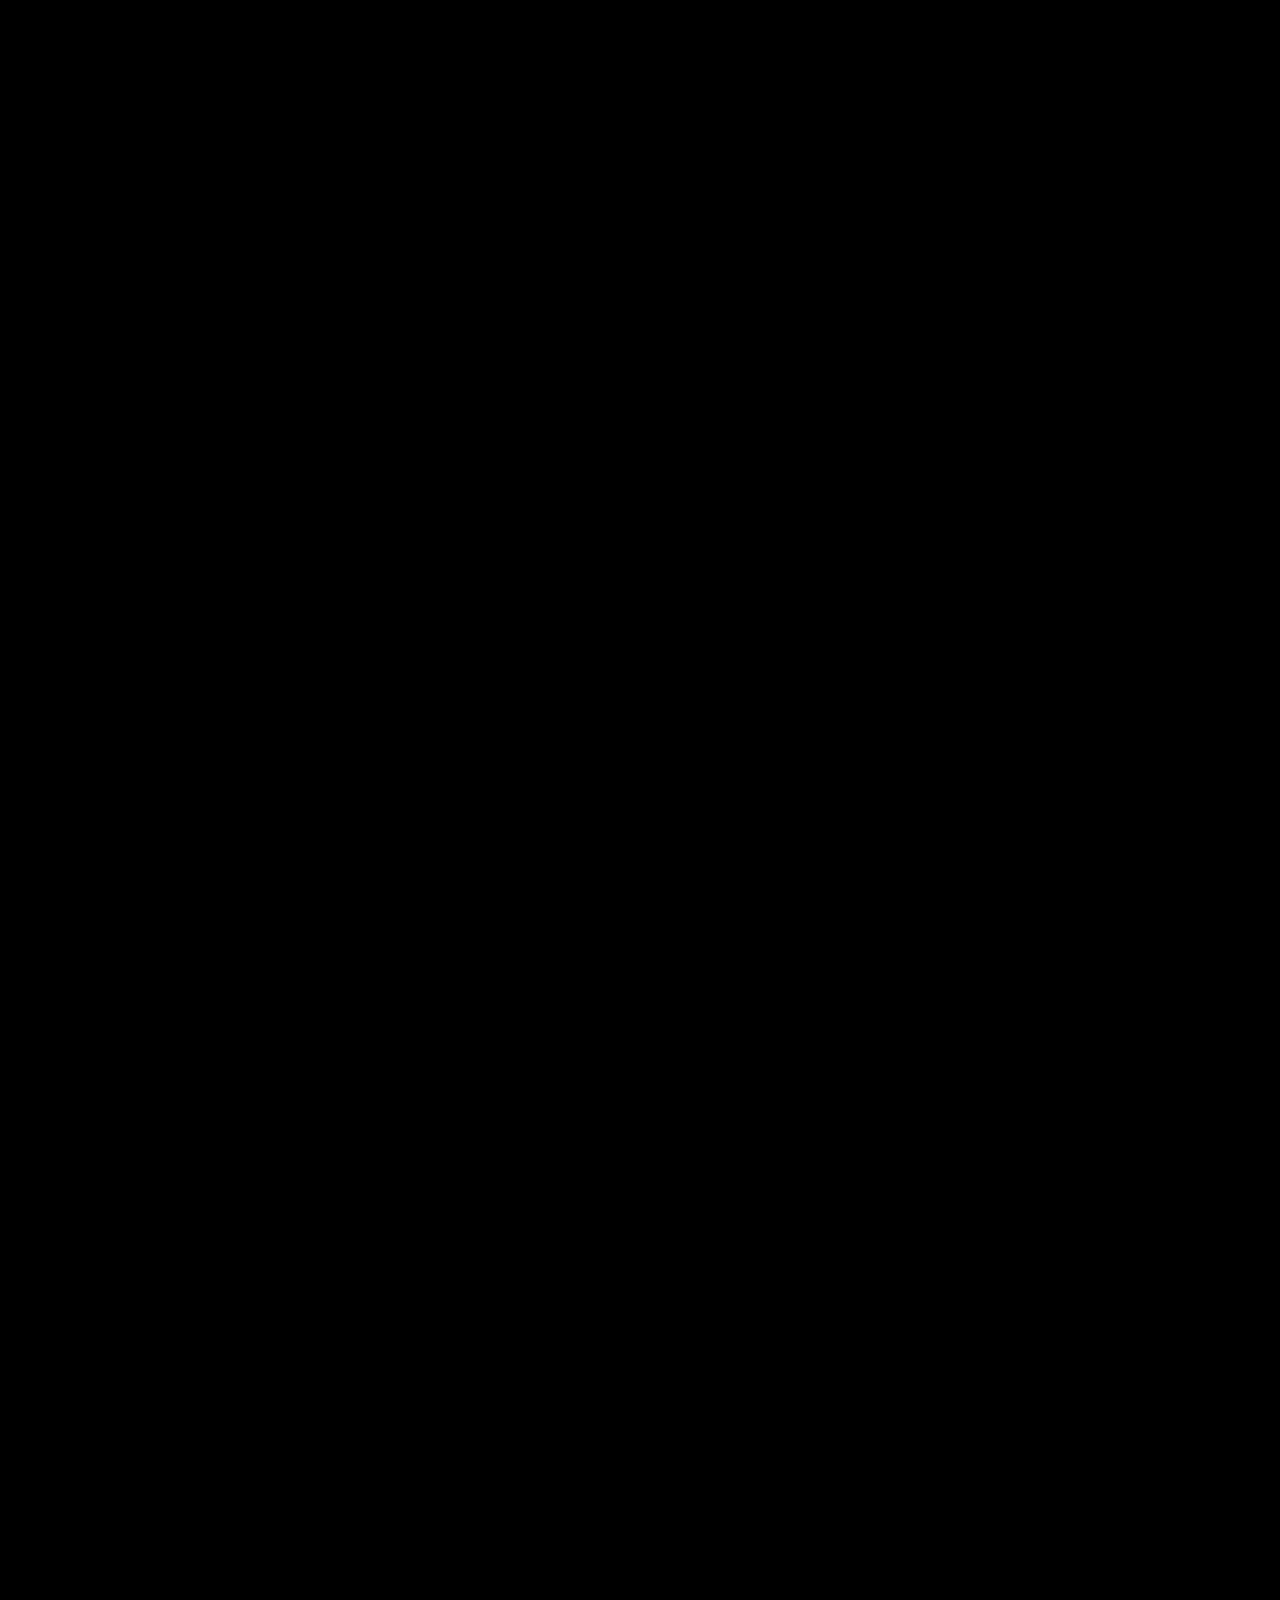
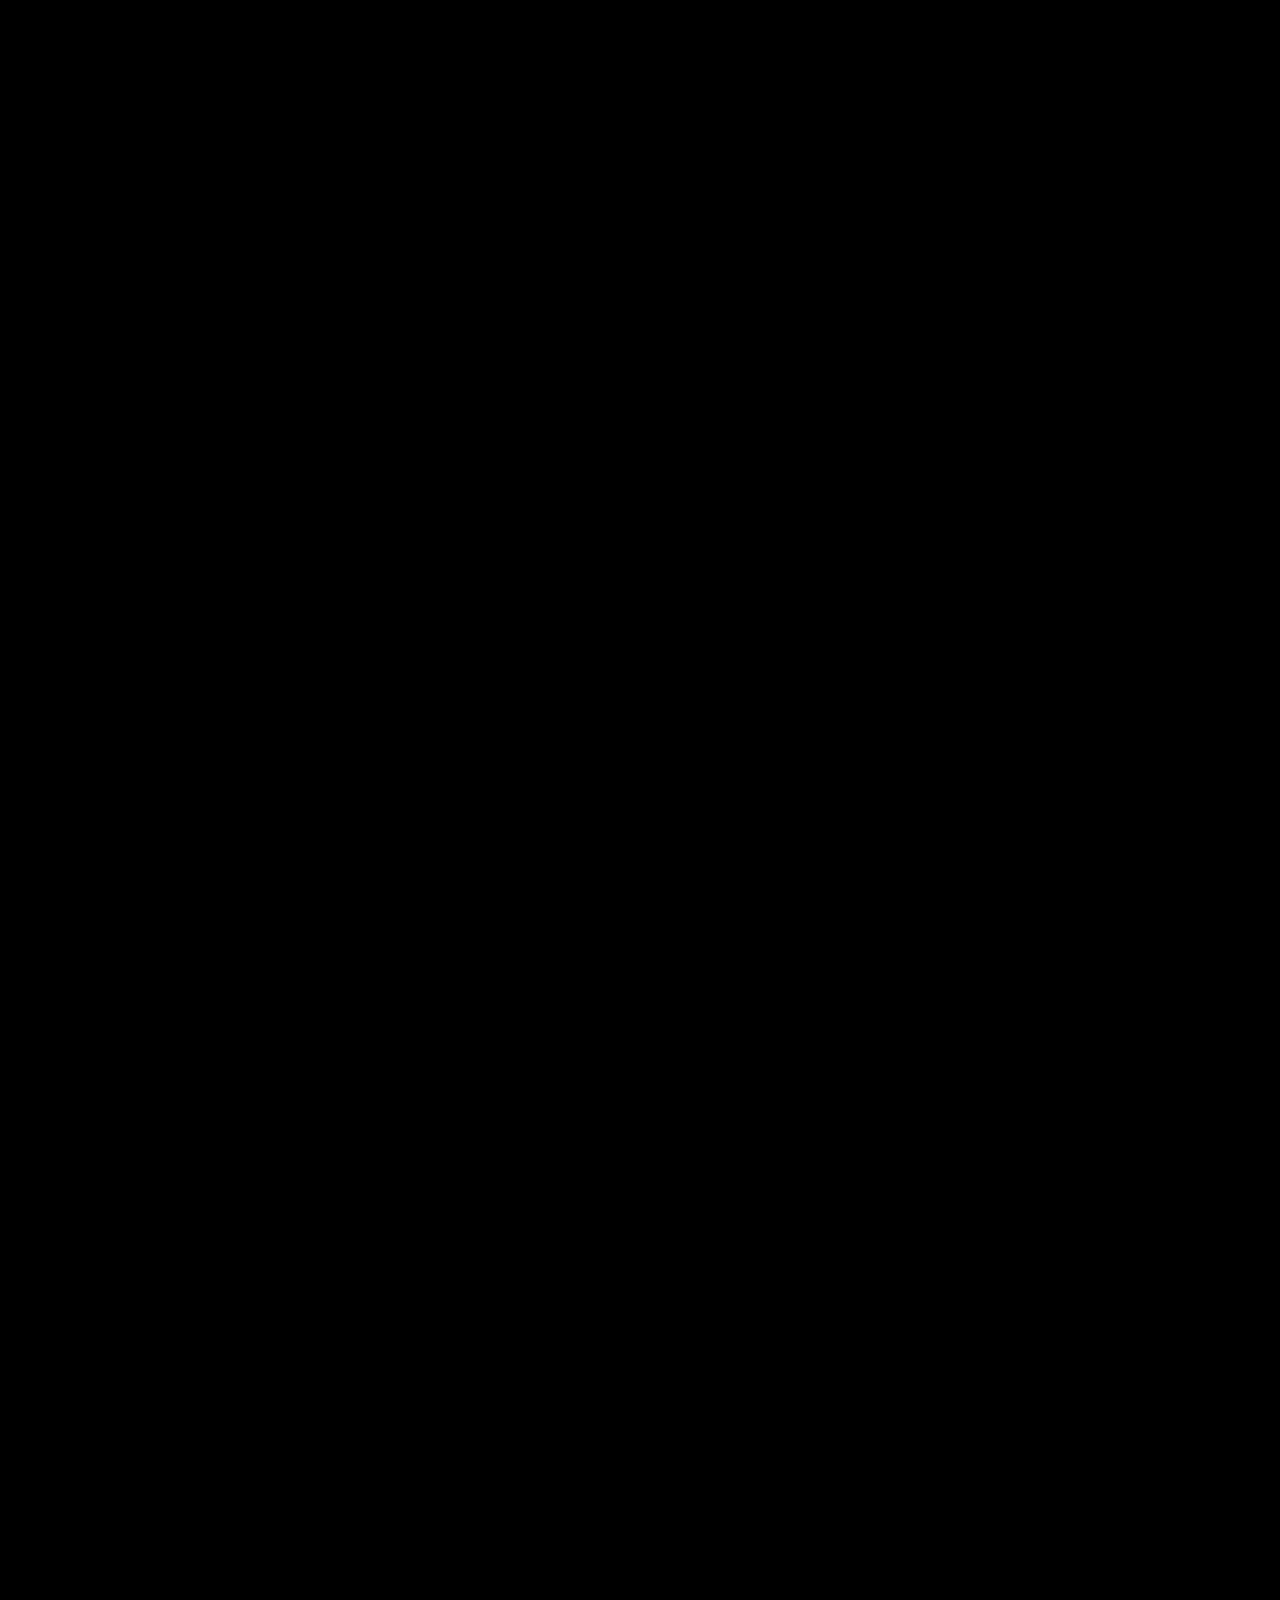
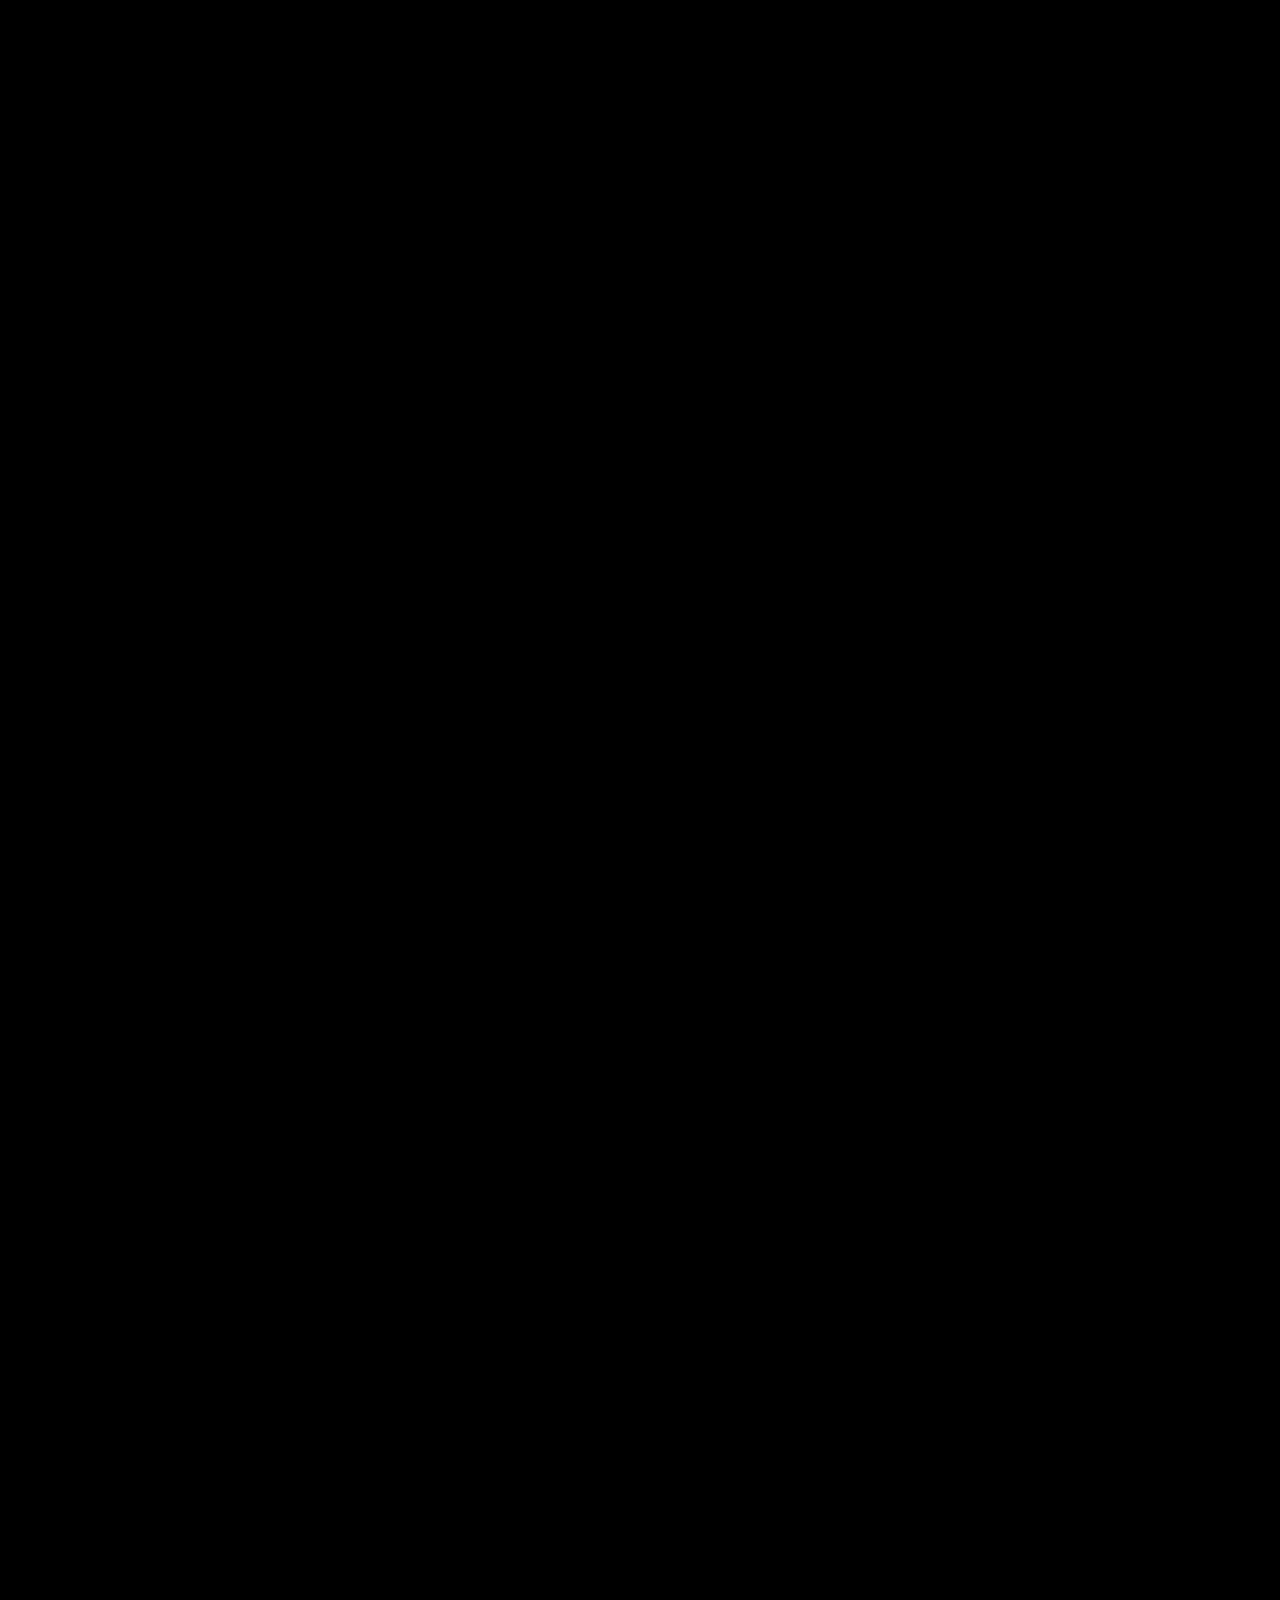
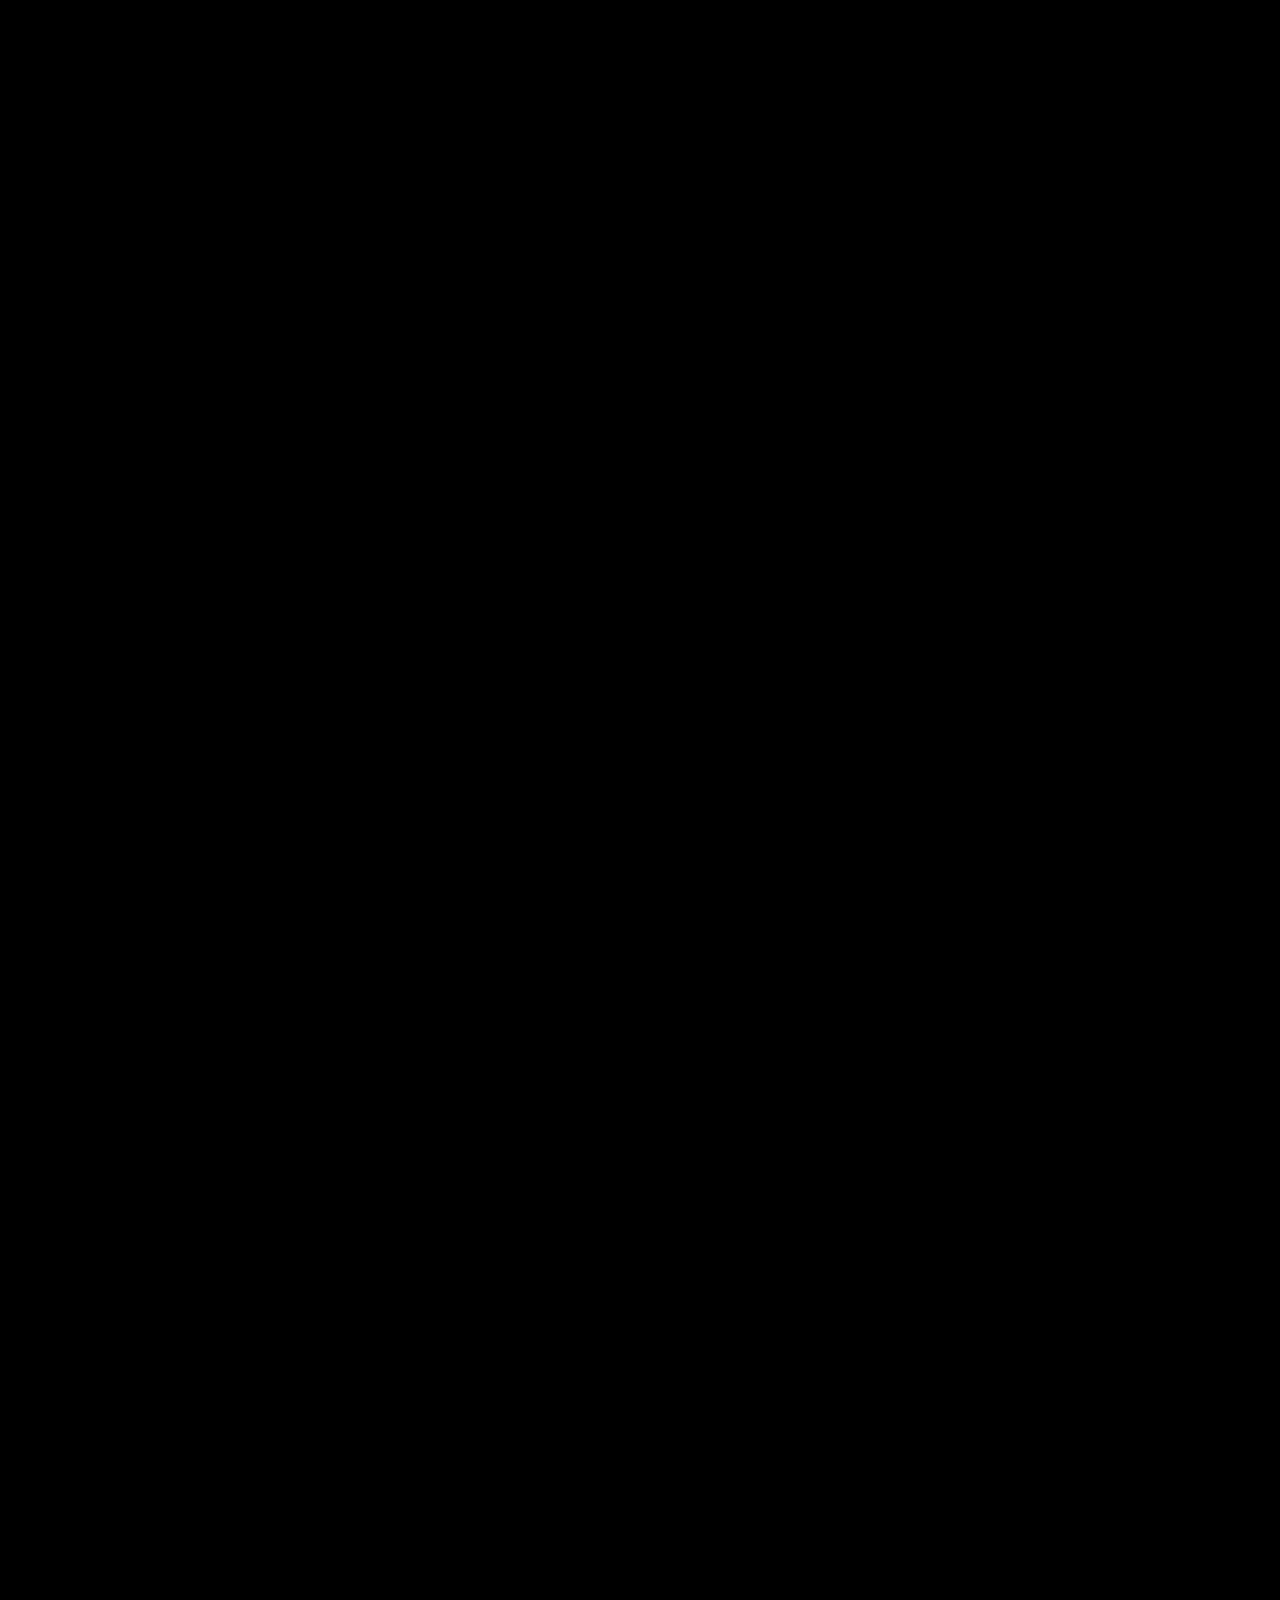
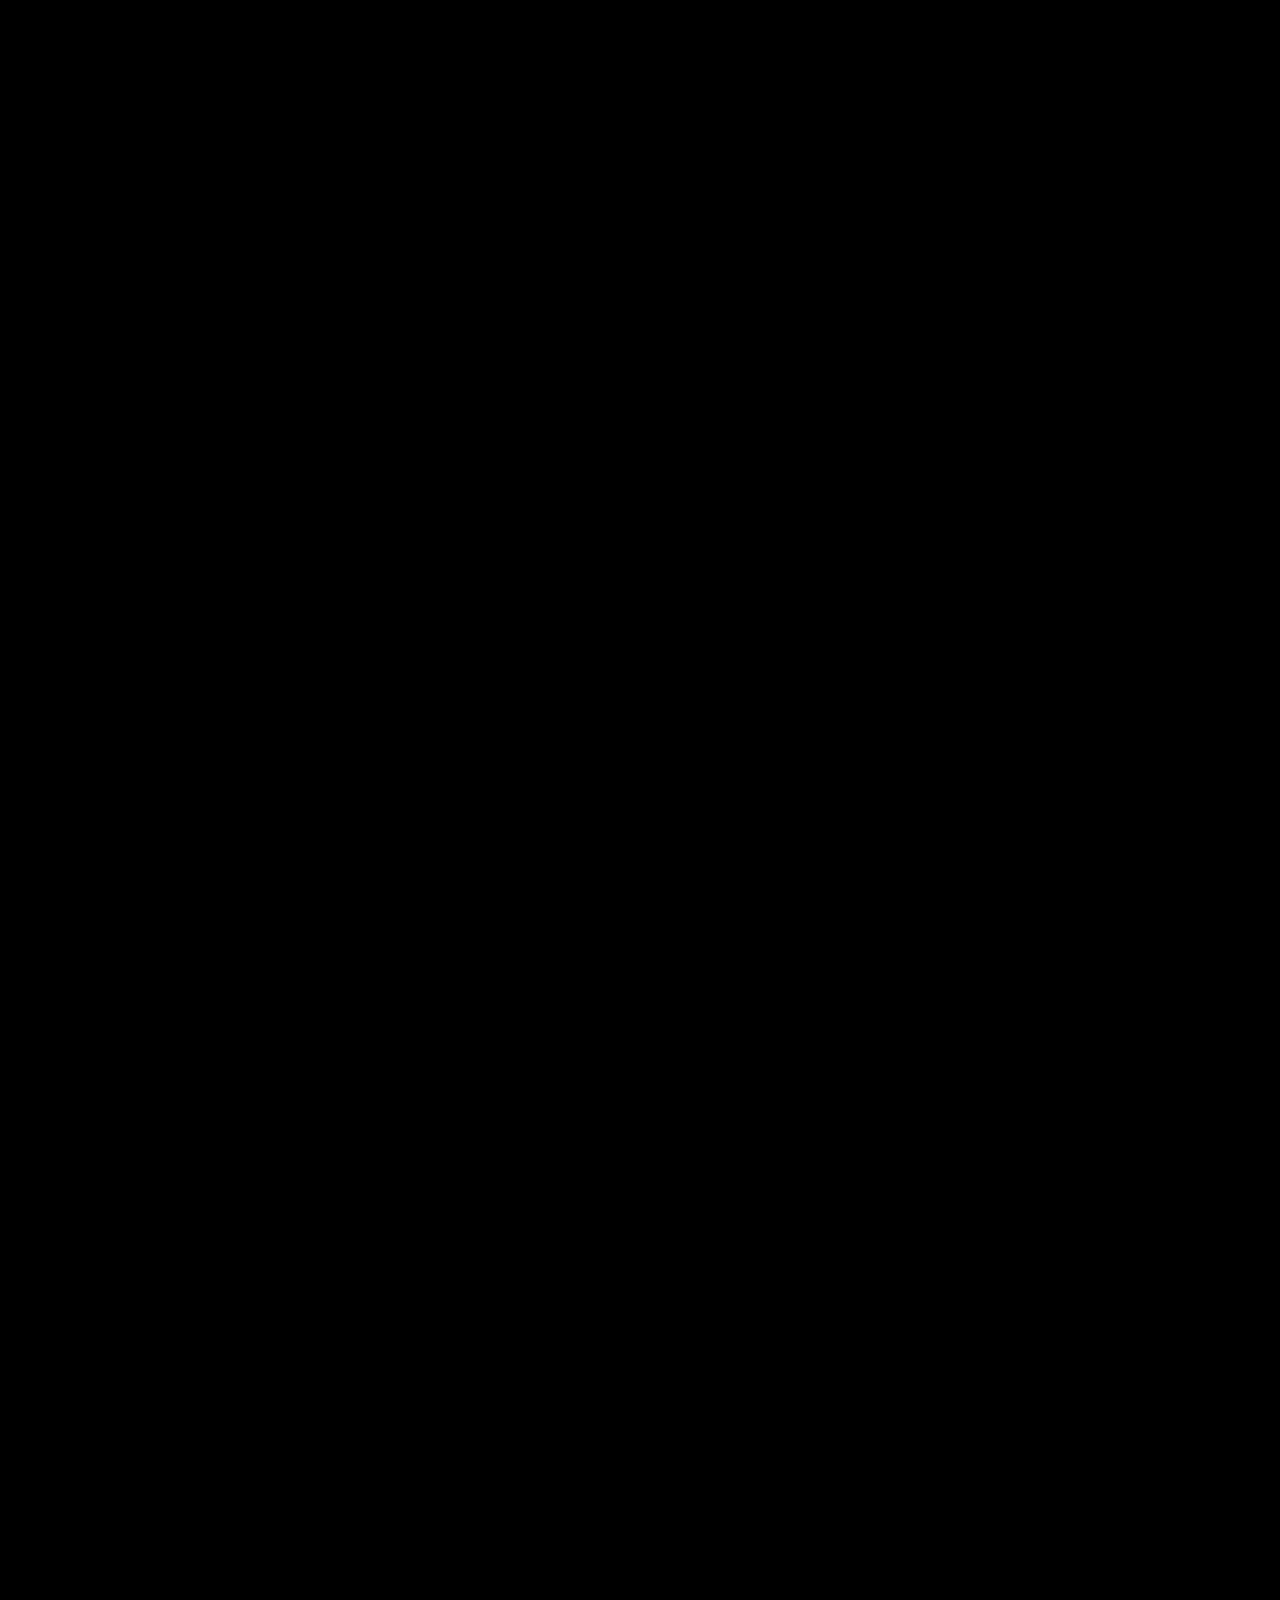
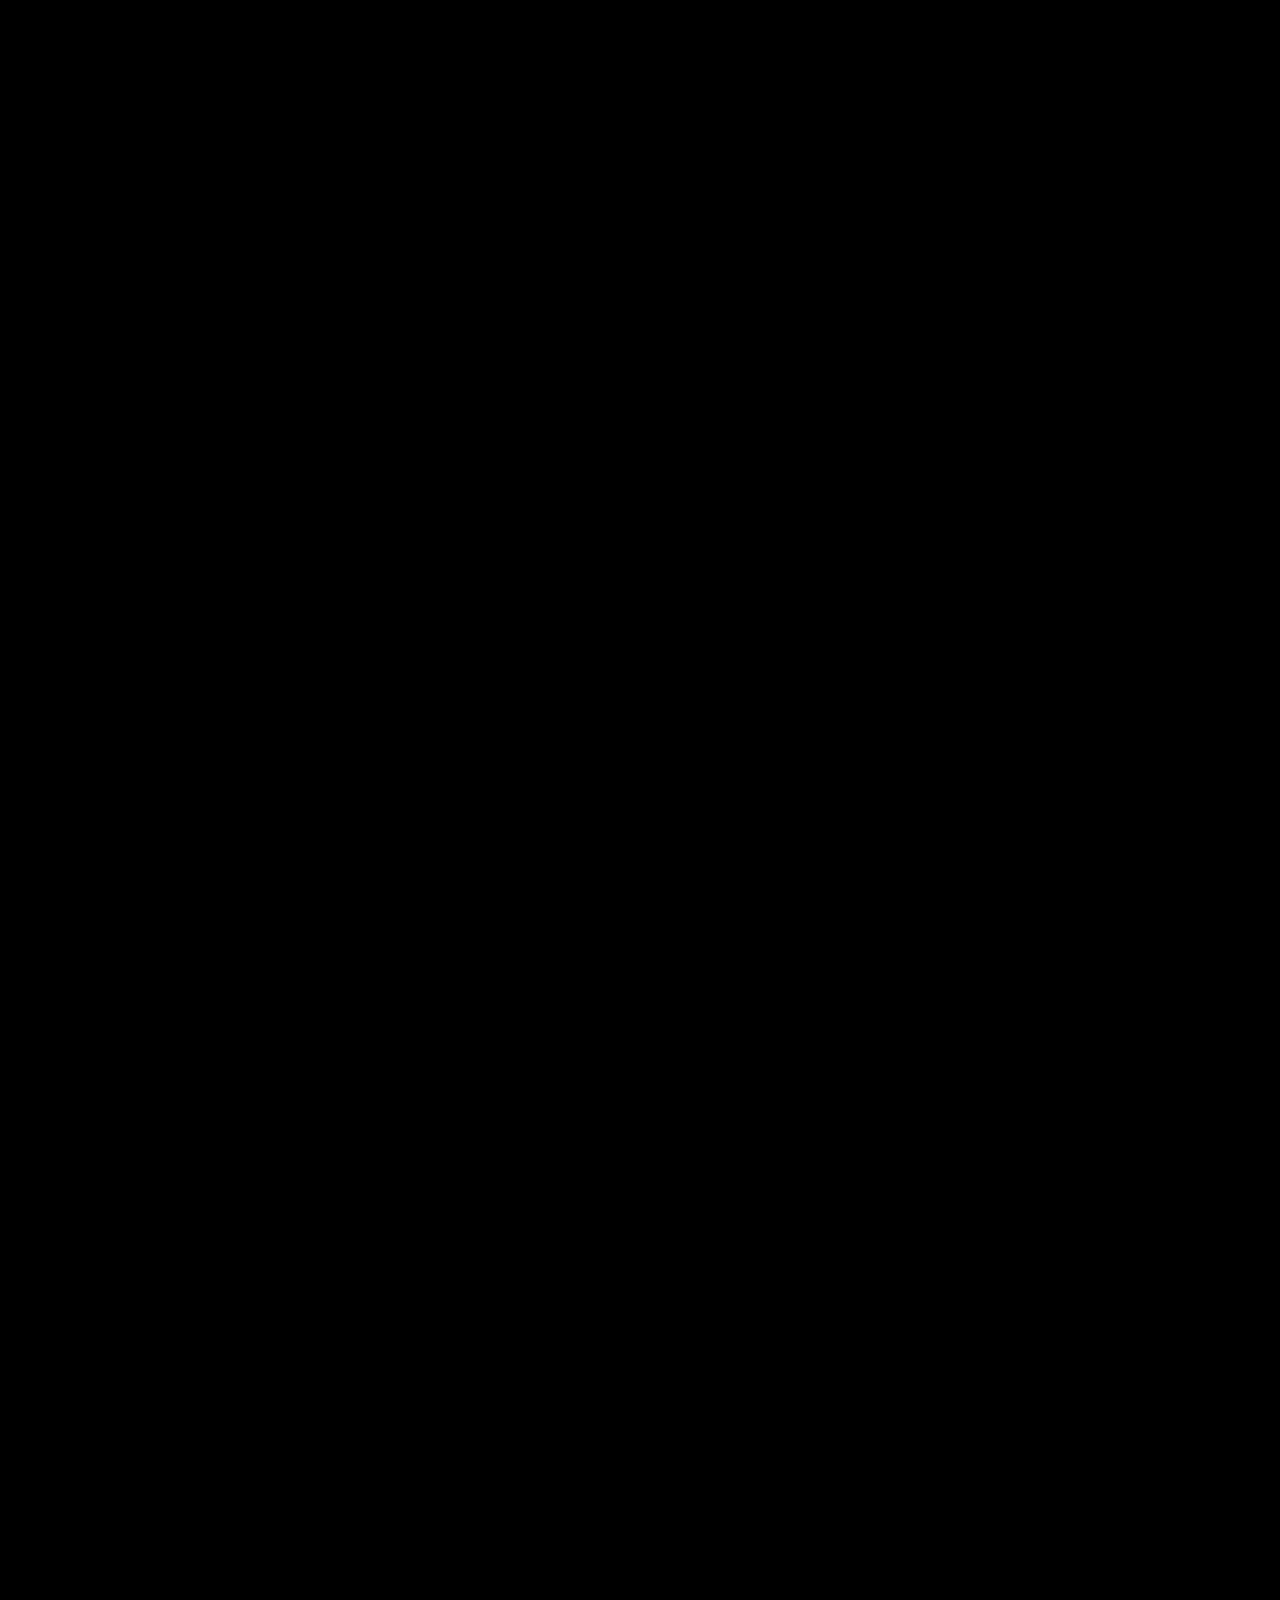
<file: Prem_Ratri_Tickets_Live_No_Waitlist/index.html>
<!doctype html>
<html lang="en">

<head>

  <script>
!function(f,b,e,v,n,t,s)
{if(f.fbq)return;n=f.fbq=function(){n.callMethod?
n.callMethod.apply(n,arguments):n.queue.push(arguments)};
if(!f._fbq)f._fbq=n;n.push=n;n.loaded=!0;n.version='2.0';
n.queue=[];t=b.createElement(e);t.async=!0;
t.src=v;s=b.getElementsByTagName(e)[0];
s.parentNode.insertBefore(t,s)}(window, document,'script',
'https://connect.facebook.net/en_US/fbevents.js');
fbq('init', '2066593217283742');
fbq('track', 'PageView');
</script>
<noscript><img height="1" width="1" style="display:none"
src="https://www.facebook.com/tr?id=2066593217283742&ev=PageView&noscript=1"
/></noscript>


  <meta charset="utf-8">
  <meta name="viewport" content="width=device-width,initial-scale=1,viewport-fit=cover">
  <meta name="theme-color" content="#000000">
  <link rel="icon" type="image/png" href="PremRatrilogo.png">
  <title>PREM RATRI</title>
  <link rel="stylesheet" href="css/style.css">
</head>

<body>
  <header class="site-header" id="siteHeader">
    <div class="brand-logo">
      <img src="./PremRatrilogo.png" alt="Prem Ratri">
    </div>
    <!-- Replace # with the official ticket-booking URL. -->
    <a class="header-book" href="#booking" 
   onclick="event.preventDefault(); document.getElementById('booking').scrollIntoView({ behavior: 'smooth' });">
  BOOK NOW
</a>
  </header>

  <main id="top">
    <section class="sequence" id="sequence" aria-label="Prem Ratri cinematic experience">
      <div class="stage" id="stage">
        <video id="sequenceVideo" class="sequence-video" muted playsinline webkit-playsinline preload="auto"
          poster="video/prem-ratri-desktop-poster.jpg" data-desktop-src="video/prem-ratri-scroll.mp4"
          data-mobile-src="video/prem-ratri-scroll-mobile.mp4" aria-label="Prem Ratri scroll animation"></video>
        <div class="scroll-cue" id="scrollCue">SCROLL TO ENTER<span></span></div>
      </div>
    </section>

    <!-- <section class="booking" id="booking">
      <div class="booking-inner">
        <div class="wordmark">PREM RATRI</div>
        <p class="date">21 &amp; 22 OCTOBER</p>
        <button class="book-now" id="bookNow" type="button">BOOK NOW</button>
      </div>
    </section> -->

    <section class="booking" id="booking">

      <div class="booking-inner">
        <p class="lineup-label">ARTIST LINE UP</p>
        <div class="lineup-poster">
          <img src="29.png" alt="Prem Ratri Artist Line Up" class="artist-poster">
        </div>
        <div class="artist-dates">
          <span>24 OCT : RAAG MEHTA</span>
          <span class="artist-divider">•</span>
          <span>25 OCT : KEERTHI SAGATHIA</span>
        </div>
        <!-- <p class="venue">
          <span>VENUE :</span> Kadamb Greens, opp. Arvind Uplands
        </p> -->
        <p class="event-description">
          Experience Ahmedabad’s grandest Garba celebration, brought to life
          with cutting-edge production, spectacular decor, and an
          unforgettable festive atmosphere.
        </p>
        <p class="passes-live-line">THE NIGHT IS CALLING. PASSES ARE LIVE. CLAIM YOUR SPOT.</p>
        <!-- Replace # with the official ticket-booking URL. -->
        <a class="book-now-cta" href="https://showmates.in/events/prem-ratri/834D3B0">BOOK NOW <span aria-hidden="true">↗</span></a>
      </div>

    </section>
  </main>

  <footer class="footer" id="footer">
    <div class="footer-logo">PREM RATRI</div>
    <p class="footer-date">24 &amp; 25 OCTOBER</p>
    <nav class="footer-links" aria-label="Legal links">
      <a href="terms-of-service.html">Terms of Service</a>
      <a href="bookings-terms.html">Bookings Terms &amp; Conditions</a>
      <a href="privacy-policy.html">Privacy Policy</a>
      <a href="cancellation-refund.html">Cancellation &amp; Refund</a>
      <a href="ticketing-policy.html">Ticketing Policy</a>

      <!-- <button data-policy="sponsors">Sponsors</button> -->
    </nav>

    <div class="footer-contact">

      <a href="mailto:contact@kasturih.in" class="footer-contact-item">
        <svg viewBox="0 0 24 24" aria-hidden="true">
          <path d="M20 4H4a2 2 0 0 0-2 2v12a2 2 0 0 0 2 2h16a2 2 0 0 0 2-2V6a2 2 0 0 0-2-2zm0 4-8 5-8-5V6l8 5 8-5v2z" />
        </svg>
        <span>contact@kasturih.in</span>
      </a>

      <span class="footer-contact-divider"></span>

      <a href="https://instagram.com/premratri" target="_blank" rel="noopener noreferrer" class="footer-contact-item">
        <svg viewBox="0 0 24 24" aria-hidden="true">
          <path
            d="M7 2h10a5 5 0 0 1 5 5v10a5 5 0 0 1-5 5H7a5 5 0 0 1-5-5V7a5 5 0 0 1 5-5zm0 2a3 3 0 0 0-3 3v10a3 3 0 0 0 3 3h10a3 3 0 0 0 3-3V7a3 3 0 0 0-3-3H7zm5 3a5 5 0 1 1 0 10 5 5 0 0 1 0-10zm0 2a3 3 0 1 0 0 6 3 3 0 0 0 0-6zm5.5-3.25a1.25 1.25 0 1 1 0 2.5 1.25 1.25 0 0 1 0-2.5z" />
        </svg>
        <span>@premratri</span>
      </a>

    </div>

    <div class="footer-rule"></div>
    <div class="footer-copyright-logo">
      <img src="./PremRatrilogo.png">
    </div>
  </footer>

  <dialog class="policy-dialog" id="policyDialog">
    <div class="dialog-head">
      <h2 id="policyTitle"></h2>
      <button id="closeDialog" aria-label="Close">
      </button>
    </div>
    <div class="dialog-body" id="policyBody"></div>
  </dialog>

  <script src="js/scroll-video.js" defer></script>
  <script src="js/site.js" defer></script>
</body>

</html>
</file>
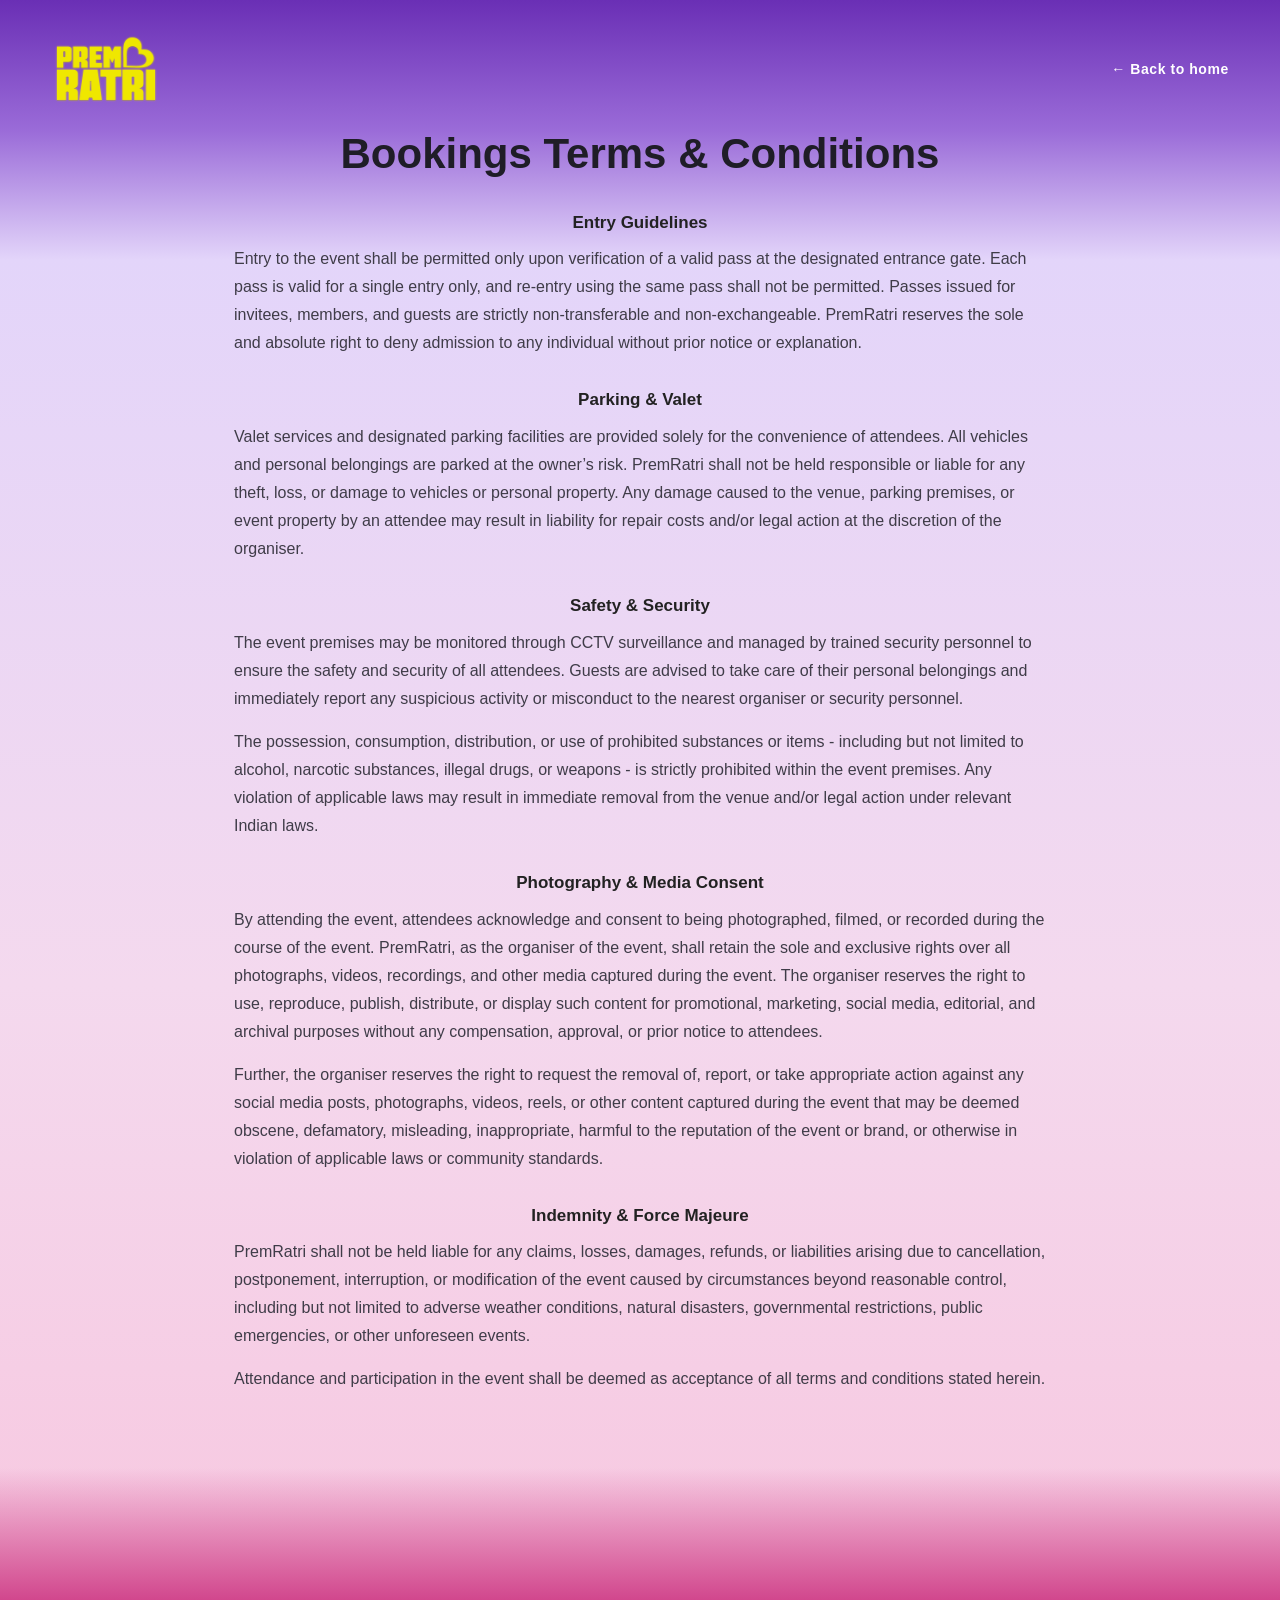
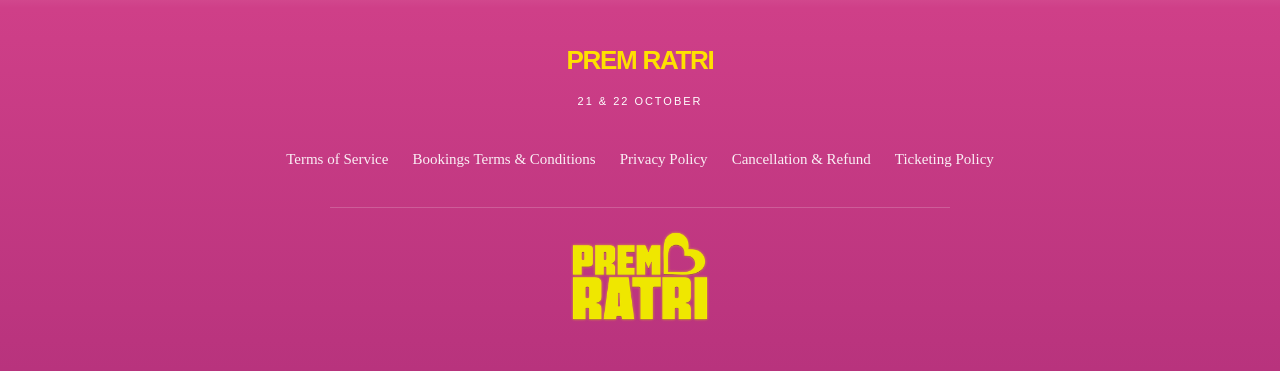
<file: bookings-terms.html>
<!doctype html>
<html lang="en">
<head>
  <meta charset="utf-8">
  <meta name="viewport" content="width=device-width, initial-scale=1">
  <link rel="icon" type="image/png" href="PremRatrilogo.png">
  <title>Bookings Terms &amp; Conditions | Prem Ratri</title>
  <link rel="stylesheet" href="css/policy.css">
</head>
<body class="tone-purple">
  <header class="policy-header">
    <a href="index.html" class="policy-logo"><img src="PremRatrilogo.png" alt="Prem Ratri"></a>
    <a href="index.html" class="policy-back">&larr; Back to home</a>
  </header>
  <main class="policy-page">
    <h1>Bookings Terms &amp; Conditions</h1>
    <h3>Entry Guidelines</h3><p>Entry to the event shall be permitted only upon verification of a valid pass at the designated entrance gate. Each pass is valid for a single entry only, and re-entry using the same pass shall not be permitted. Passes issued for invitees, members, and guests are strictly non-transferable and non-exchangeable. PremRatri reserves the sole and absolute right to deny admission to any individual without prior notice or explanation.</p><h3>Parking & Valet</h3><p>Valet services and designated parking facilities are provided solely for the convenience of attendees. All vehicles and personal belongings are parked at the owner’s risk. PremRatri shall not be held responsible or liable for any theft, loss, or damage to vehicles or personal property. Any damage caused to the venue, parking premises, or event property by an attendee may result in liability for repair costs and/or legal action at the discretion of the organiser.</p><h3>Safety & Security</h3><p>The event premises may be monitored through CCTV surveillance and managed by trained security personnel to ensure the safety and security of all attendees. Guests are advised to take care of their personal belongings and immediately report any suspicious activity or misconduct to the nearest organiser or security personnel.</p><p>The possession, consumption, distribution, or use of prohibited substances or items - including but not limited to alcohol, narcotic substances, illegal drugs, or weapons - is strictly prohibited within the event premises. Any violation of applicable laws may result in immediate removal from the venue and/or legal action under relevant Indian laws.</p><h3>Photography & Media Consent</h3><p>By attending the event, attendees acknowledge and consent to being photographed, filmed, or recorded during the course of the event. PremRatri, as the organiser of the event, shall retain the sole and exclusive rights over all photographs, videos, recordings, and other media captured during the event. The organiser reserves the right to use, reproduce, publish, distribute, or display such content for promotional, marketing, social media, editorial, and archival purposes without any compensation, approval, or prior notice to attendees.</p><p>Further, the organiser reserves the right to request the removal of, report, or take appropriate action against any social media posts, photographs, videos, reels, or other content captured during the event that may be deemed obscene, defamatory, misleading, inappropriate, harmful to the reputation of the event or brand, or otherwise in violation of applicable laws or community standards.</p><h3>Indemnity & Force Majeure</h3><p>PremRatri shall not be held liable for any claims, losses, damages, refunds, or liabilities arising due to cancellation, postponement, interruption, or modification of the event caused by circumstances beyond reasonable control, including but not limited to adverse weather conditions, natural disasters, governmental restrictions, public emergencies, or other unforeseen events.</p><p>Attendance and participation in the event shall be deemed as acceptance of all terms and conditions stated herein.</p>
  </main>
    <footer class="footer" id="footer">
      <div class="footer-logo">PREM RATRI</div>
      <p class="footer-date">21 &amp; 22 OCTOBER</p>
      <nav class="footer-links" aria-label="Legal links">
        <a href="terms-of-service.html">Terms of Service</a>
        <a href="bookings-terms.html">Bookings Terms &amp; Conditions</a>
        <a href="privacy-policy.html">Privacy Policy</a>
        <a href="cancellation-refund.html">Cancellation &amp; Refund</a>
        <a href="ticketing-policy.html">Ticketing Policy</a>
      </nav>
      <div class="footer-rule"></div>
      <div class="footer-copyright-logo">
        <a href="index.html"><img src="PremRatrilogo.png" alt="Prem Ratri"></a>
      </div>
    </footer>
</body>
</html>
</file>
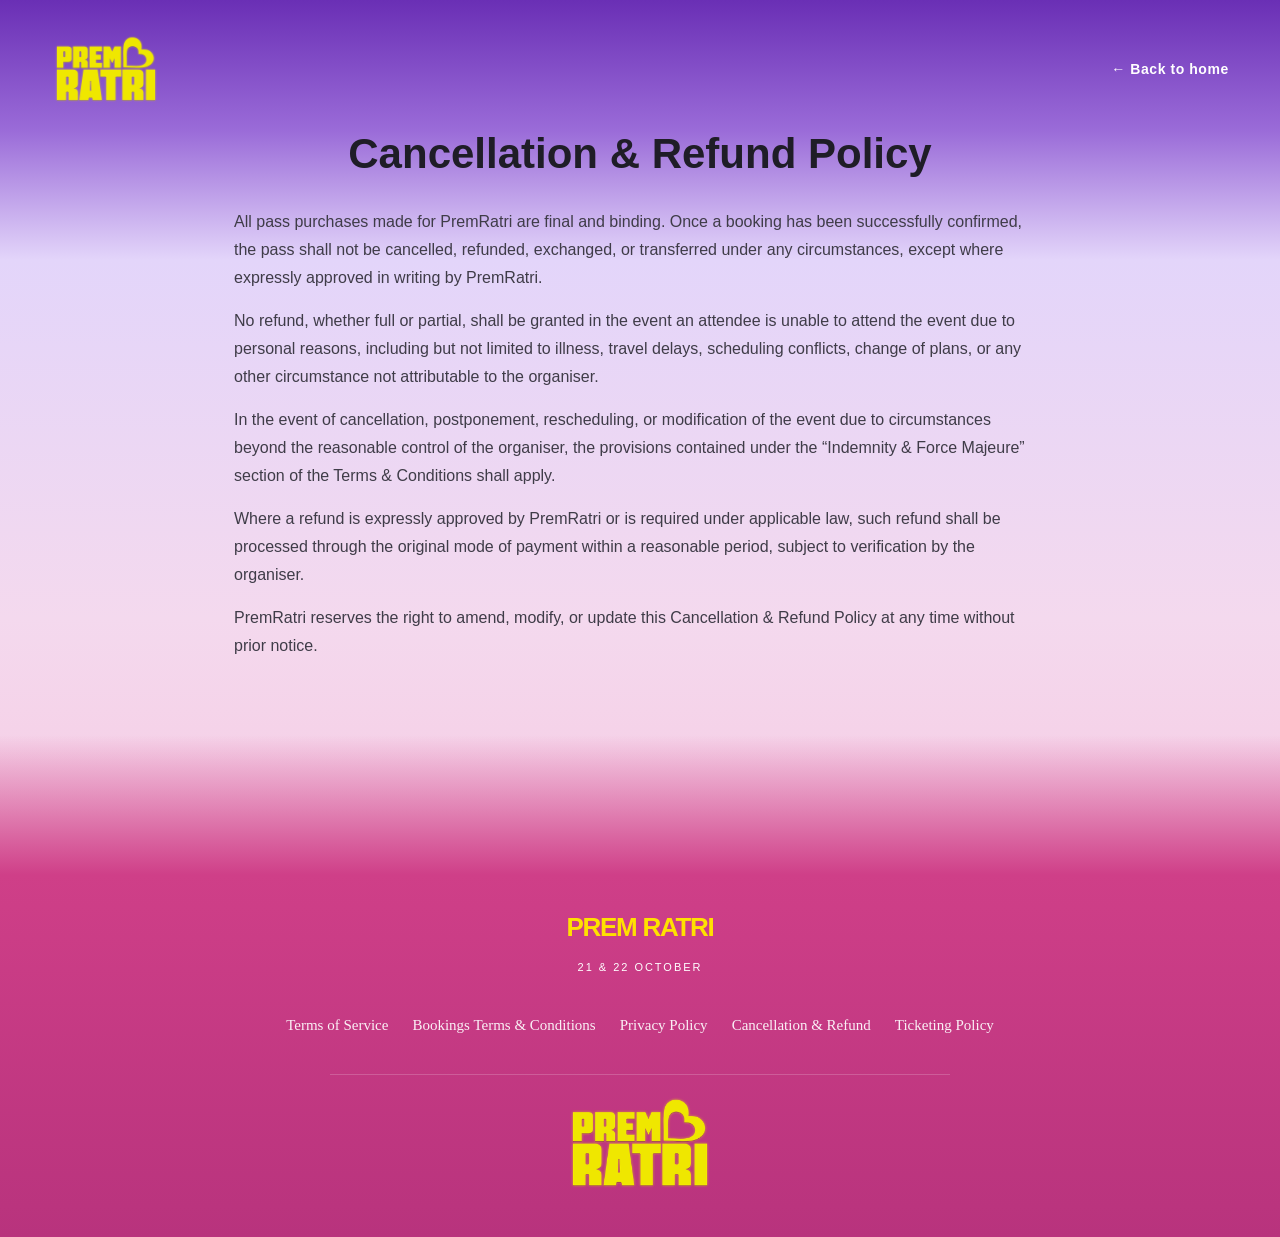
<file: cancellation-refund.html>
<!doctype html>
<html lang="en">
<head>
  <meta charset="utf-8">
  <meta name="viewport" content="width=device-width, initial-scale=1">
  <link rel="icon" type="image/png" href="PremRatrilogo.png">
  <title>Cancellation &amp; Refund Policy | Prem Ratri</title>
  <link rel="stylesheet" href="css/policy.css">
</head>
<body class="tone-purple">
  <header class="policy-header">
    <a href="index.html" class="policy-logo"><img src="PremRatrilogo.png" alt="Prem Ratri"></a>
    <a href="index.html" class="policy-back">&larr; Back to home</a>
  </header>
  <main class="policy-page">
    <h1>Cancellation &amp; Refund Policy</h1>
    <p>All pass purchases made for PremRatri are final and binding. Once a booking has been successfully confirmed, the pass shall not be cancelled, refunded, exchanged, or transferred under any circumstances, except where expressly approved in writing by PremRatri.</p><p>No refund, whether full or partial, shall be granted in the event an attendee is unable to attend the event due to personal reasons, including but not limited to illness, travel delays, scheduling conflicts, change of plans, or any other circumstance not attributable to the organiser.</p><p>In the event of cancellation, postponement, rescheduling, or modification of the event due to circumstances beyond the reasonable control of the organiser, the provisions contained under the “Indemnity & Force Majeure” section of the Terms & Conditions shall apply.</p><p>Where a refund is expressly approved by PremRatri or is required under applicable law, such refund shall be processed through the original mode of payment within a reasonable period, subject to verification by the organiser.</p><p>PremRatri reserves the right to amend, modify, or update this Cancellation & Refund Policy at any time without prior notice.</p>
  </main>
  <footer class="footer" id="footer">
    <div class="footer-logo">PREM RATRI</div>
    <p class="footer-date">21 &amp; 22 OCTOBER</p>
    <nav class="footer-links" aria-label="Legal links">
      <a href="terms-of-service.html">Terms of Service</a>
      <a href="bookings-terms.html">Bookings Terms &amp; Conditions</a>
      <a href="privacy-policy.html">Privacy Policy</a>
      <a href="cancellation-refund.html">Cancellation &amp; Refund</a>
      <a href="ticketing-policy.html">Ticketing Policy</a>
    </nav>
    <div class="footer-rule"></div>
    <div class="footer-copyright-logo">
      <a href="index.html"><img src="PremRatrilogo.png" alt="Prem Ratri"></a>
    </div>
  </footer>
</body>
</html>
</file>
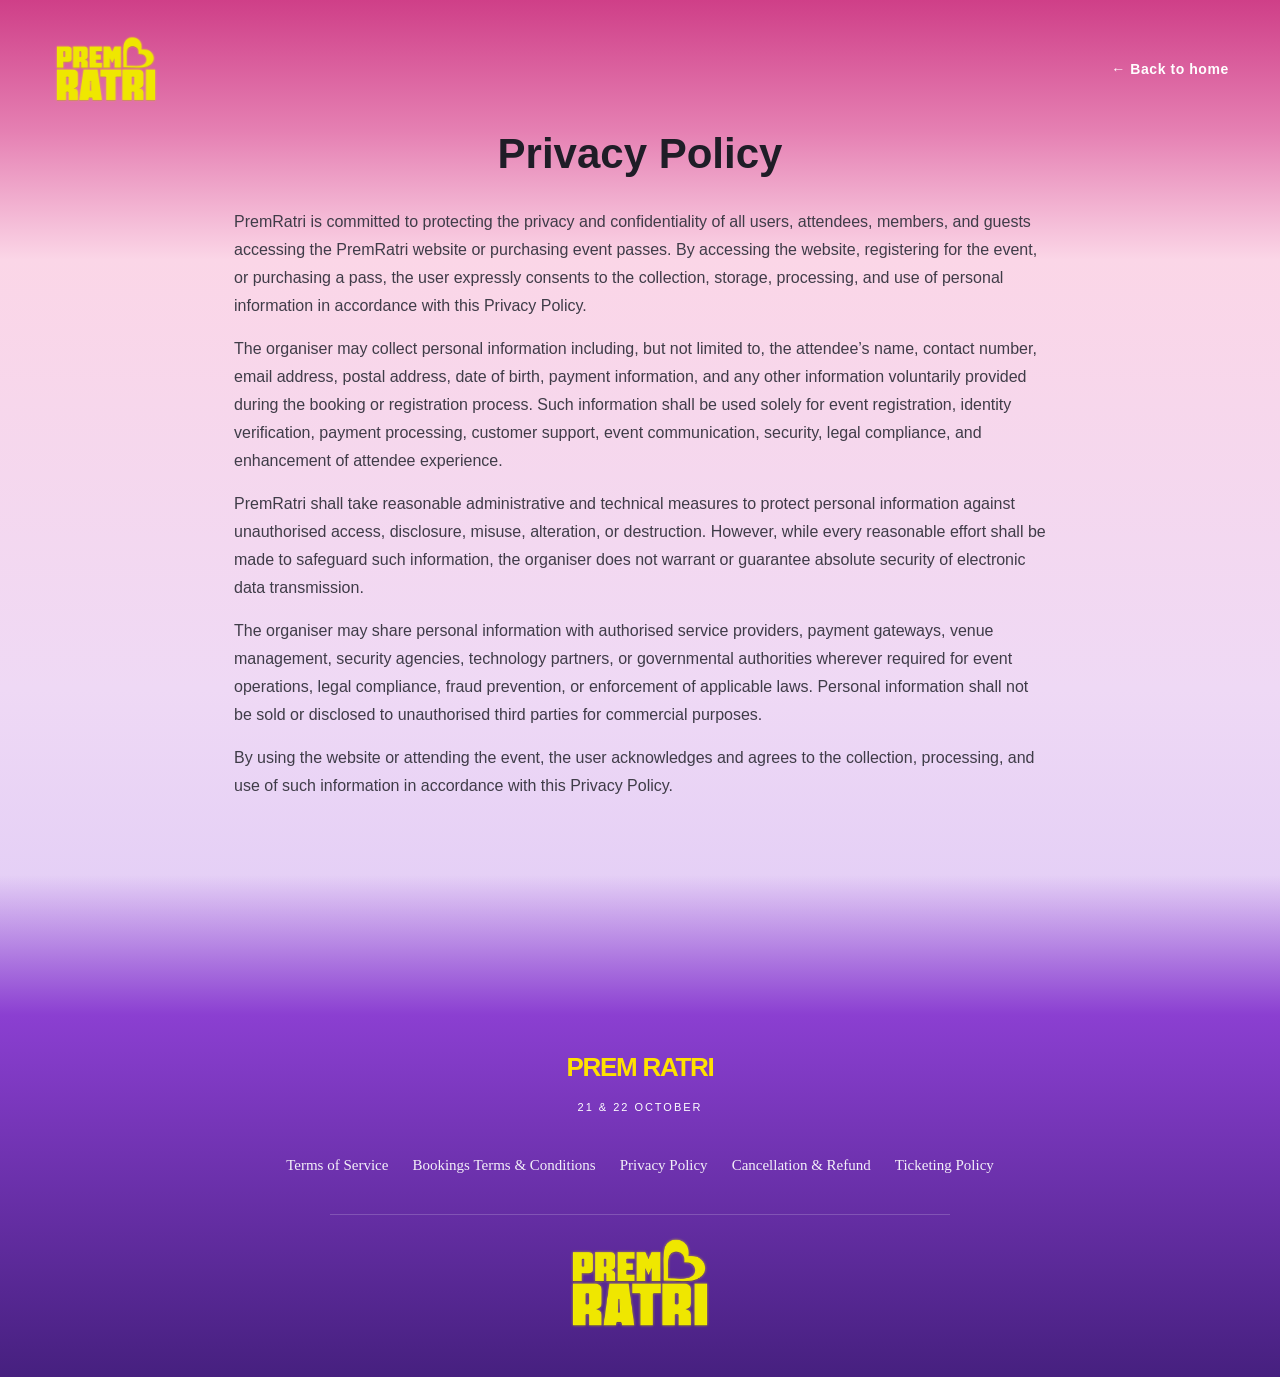
<file: privacy-policy.html>
<!doctype html>
<html lang="en">
<head>
  <meta charset="utf-8">
  <meta name="viewport" content="width=device-width, initial-scale=1">
  <link rel="icon" type="image/png" href="PremRatrilogo.png">
  <title>Privacy Policy | Prem Ratri</title>
  <link rel="stylesheet" href="css/policy.css">
</head>
<body class="tone-pink">
  <header class="policy-header">
    <a href="index.html" class="policy-logo"><img src="PremRatrilogo.png" alt="Prem Ratri"></a>
    <a href="index.html" class="policy-back">&larr; Back to home</a>
  </header>
  <main class="policy-page">
    <h1>Privacy Policy</h1>
    <p>PremRatri is committed to protecting the privacy and confidentiality of all users, attendees, members, and guests accessing the PremRatri website or purchasing event passes. By accessing the website, registering for the event, or purchasing a pass, the user expressly consents to the collection, storage, processing, and use of personal information in accordance with this Privacy Policy.</p><p>The organiser may collect personal information including, but not limited to, the attendee’s name, contact number, email address, postal address, date of birth, payment information, and any other information voluntarily provided during the booking or registration process. Such information shall be used solely for event registration, identity verification, payment processing, customer support, event communication, security, legal compliance, and enhancement of attendee experience.</p><p>PremRatri shall take reasonable administrative and technical measures to protect personal information against unauthorised access, disclosure, misuse, alteration, or destruction. However, while every reasonable effort shall be made to safeguard such information, the organiser does not warrant or guarantee absolute security of electronic data transmission.</p><p>The organiser may share personal information with authorised service providers, payment gateways, venue management, security agencies, technology partners, or governmental authorities wherever required for event operations, legal compliance, fraud prevention, or enforcement of applicable laws. Personal information shall not be sold or disclosed to unauthorised third parties for commercial purposes.</p><p>By using the website or attending the event, the user acknowledges and agrees to the collection, processing, and use of such information in accordance with this Privacy Policy.</p>
  </main>
  <footer class="footer" id="footer">
    <div class="footer-logo">PREM RATRI</div>
    <p class="footer-date">21 &amp; 22 OCTOBER</p>
    <nav class="footer-links" aria-label="Legal links">
      <a href="terms-of-service.html">Terms of Service</a>
      <a href="bookings-terms.html">Bookings Terms &amp; Conditions</a>
      <a href="privacy-policy.html">Privacy Policy</a>
      <a href="cancellation-refund.html">Cancellation &amp; Refund</a>
      <a href="ticketing-policy.html">Ticketing Policy</a>
    </nav>
    <div class="footer-rule"></div>
    <div class="footer-copyright-logo">
      <a href="index.html"><img src="PremRatrilogo.png" alt="Prem Ratri"></a>
    </div>
  </footer>
</body>
</html>
</file>
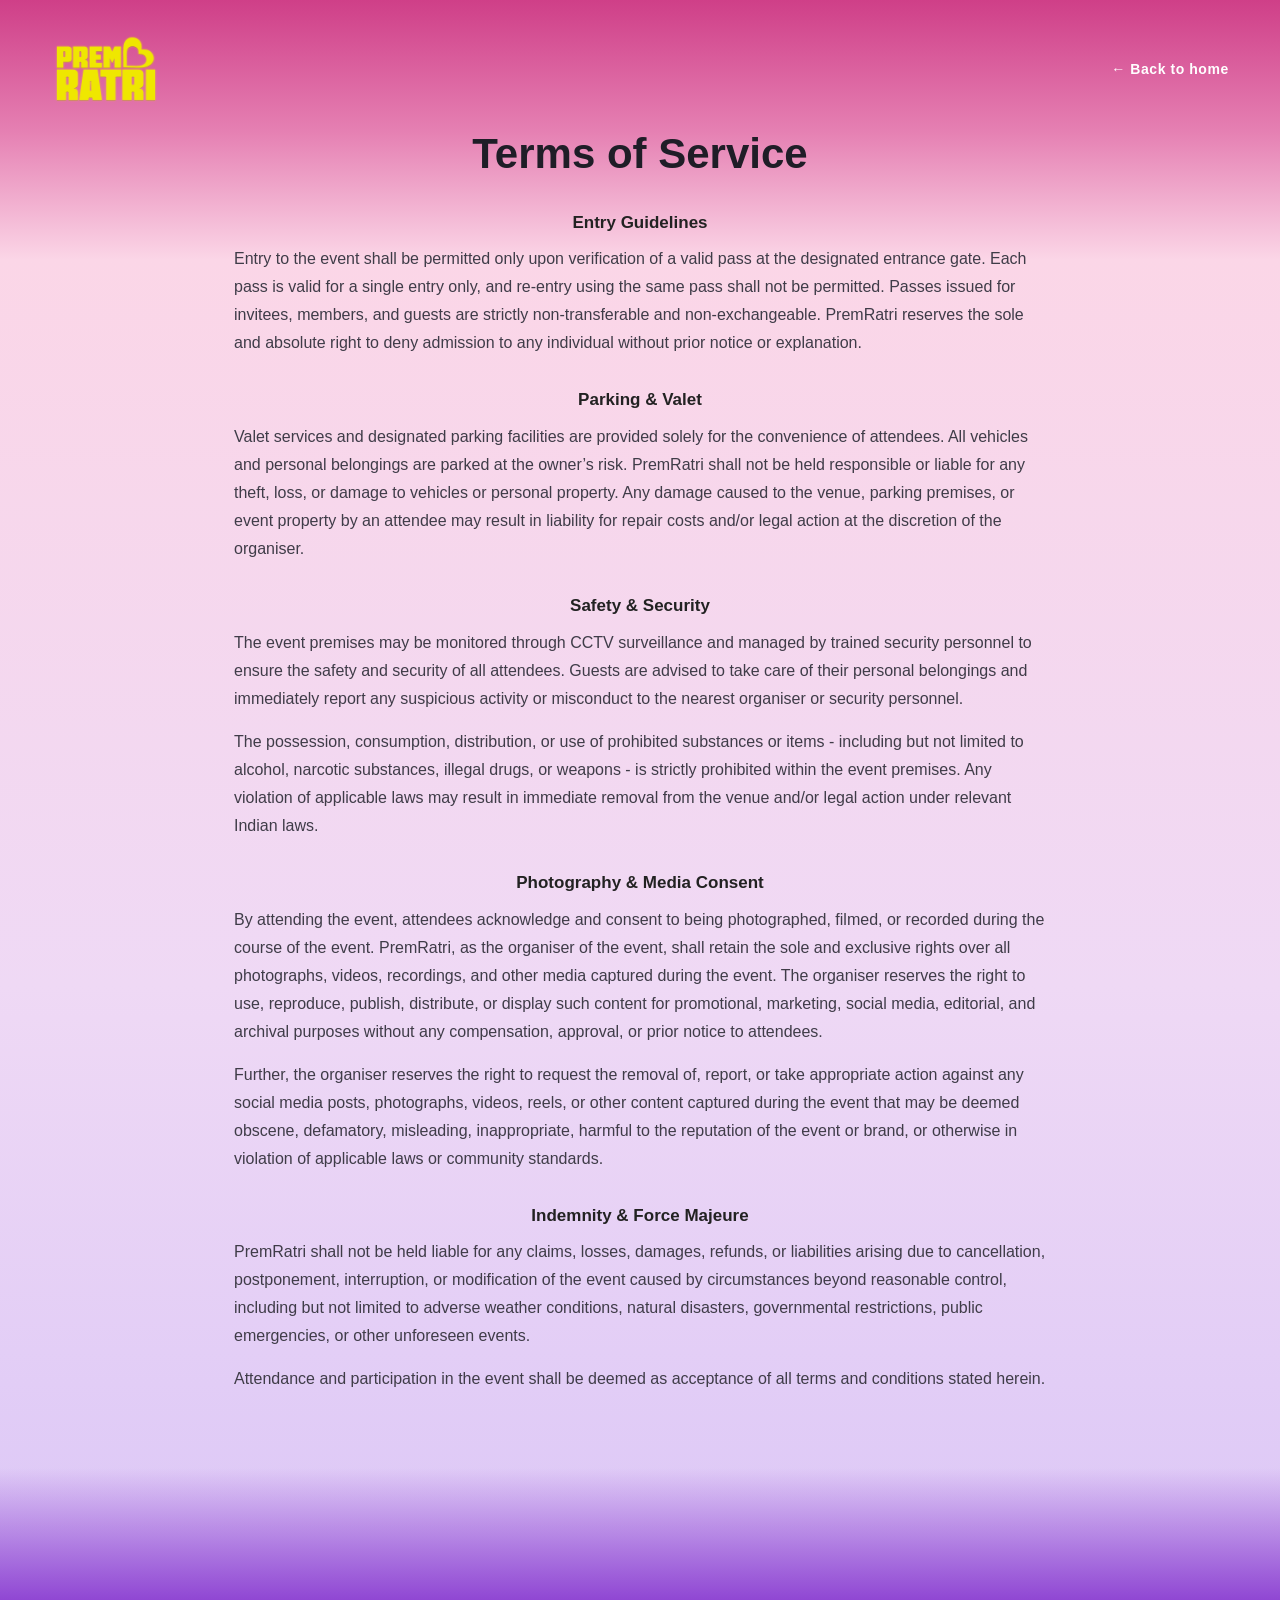
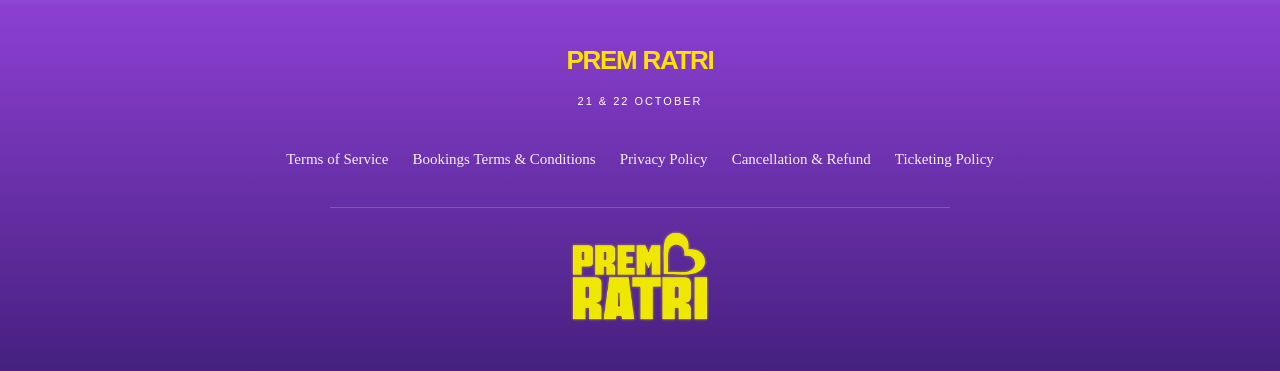
<file: terms-of-service.html>
<!doctype html>
<html lang="en">
<head>
  <meta charset="utf-8">
  <meta name="viewport" content="width=device-width, initial-scale=1">
  <link rel="icon" type="image/png" href="PremRatrilogo.png">
  <title>Terms of Service | Prem Ratri</title>
  <link rel="stylesheet" href="css/policy.css">
</head>
<body class="tone-pink">
  <header class="policy-header">
    <a href="index.html" class="policy-logo"><img src="PremRatrilogo.png" alt="Prem Ratri"></a>
    <a href="index.html" class="policy-back">&larr; Back to home</a>
  </header>
  <main class="policy-page">
    <h1>Terms of Service</h1>
    <h3>Entry Guidelines</h3><p>Entry to the event shall be permitted only upon verification of a valid pass at the designated entrance gate. Each pass is valid for a single entry only, and re-entry using the same pass shall not be permitted. Passes issued for invitees, members, and guests are strictly non-transferable and non-exchangeable. PremRatri reserves the sole and absolute right to deny admission to any individual without prior notice or explanation.</p><h3>Parking & Valet</h3><p>Valet services and designated parking facilities are provided solely for the convenience of attendees. All vehicles and personal belongings are parked at the owner’s risk. PremRatri shall not be held responsible or liable for any theft, loss, or damage to vehicles or personal property. Any damage caused to the venue, parking premises, or event property by an attendee may result in liability for repair costs and/or legal action at the discretion of the organiser.</p><h3>Safety & Security</h3><p>The event premises may be monitored through CCTV surveillance and managed by trained security personnel to ensure the safety and security of all attendees. Guests are advised to take care of their personal belongings and immediately report any suspicious activity or misconduct to the nearest organiser or security personnel.</p><p>The possession, consumption, distribution, or use of prohibited substances or items - including but not limited to alcohol, narcotic substances, illegal drugs, or weapons - is strictly prohibited within the event premises. Any violation of applicable laws may result in immediate removal from the venue and/or legal action under relevant Indian laws.</p><h3>Photography & Media Consent</h3><p>By attending the event, attendees acknowledge and consent to being photographed, filmed, or recorded during the course of the event. PremRatri, as the organiser of the event, shall retain the sole and exclusive rights over all photographs, videos, recordings, and other media captured during the event. The organiser reserves the right to use, reproduce, publish, distribute, or display such content for promotional, marketing, social media, editorial, and archival purposes without any compensation, approval, or prior notice to attendees.</p><p>Further, the organiser reserves the right to request the removal of, report, or take appropriate action against any social media posts, photographs, videos, reels, or other content captured during the event that may be deemed obscene, defamatory, misleading, inappropriate, harmful to the reputation of the event or brand, or otherwise in violation of applicable laws or community standards.</p><h3>Indemnity & Force Majeure</h3><p>PremRatri  shall not be held liable for any claims, losses, damages, refunds, or liabilities arising due to cancellation, postponement, interruption, or modification of the event caused by circumstances beyond reasonable control, including but not limited to adverse weather conditions, natural disasters, governmental restrictions, public emergencies, or other unforeseen events.</p><p>Attendance and participation in the event shall be deemed as acceptance of all terms and conditions stated herein.</p>
  </main>
  <footer class="footer" id="footer">
    <div class="footer-logo">PREM RATRI</div>
    <p class="footer-date">21 &amp; 22 OCTOBER</p>
    <nav class="footer-links" aria-label="Legal links">
      <a href="terms-of-service.html">Terms of Service</a>
      <a href="bookings-terms.html">Bookings Terms &amp; Conditions</a>
      <a href="privacy-policy.html">Privacy Policy</a>
      <a href="cancellation-refund.html">Cancellation &amp; Refund</a>
      <a href="ticketing-policy.html">Ticketing Policy</a>
    </nav>
    <div class="footer-rule"></div>
    <div class="footer-copyright-logo">
      <a href="index.html"><img src="PremRatrilogo.png" alt="Prem Ratri"></a>
    </div>
</footer>
</body>
</html>
</file>
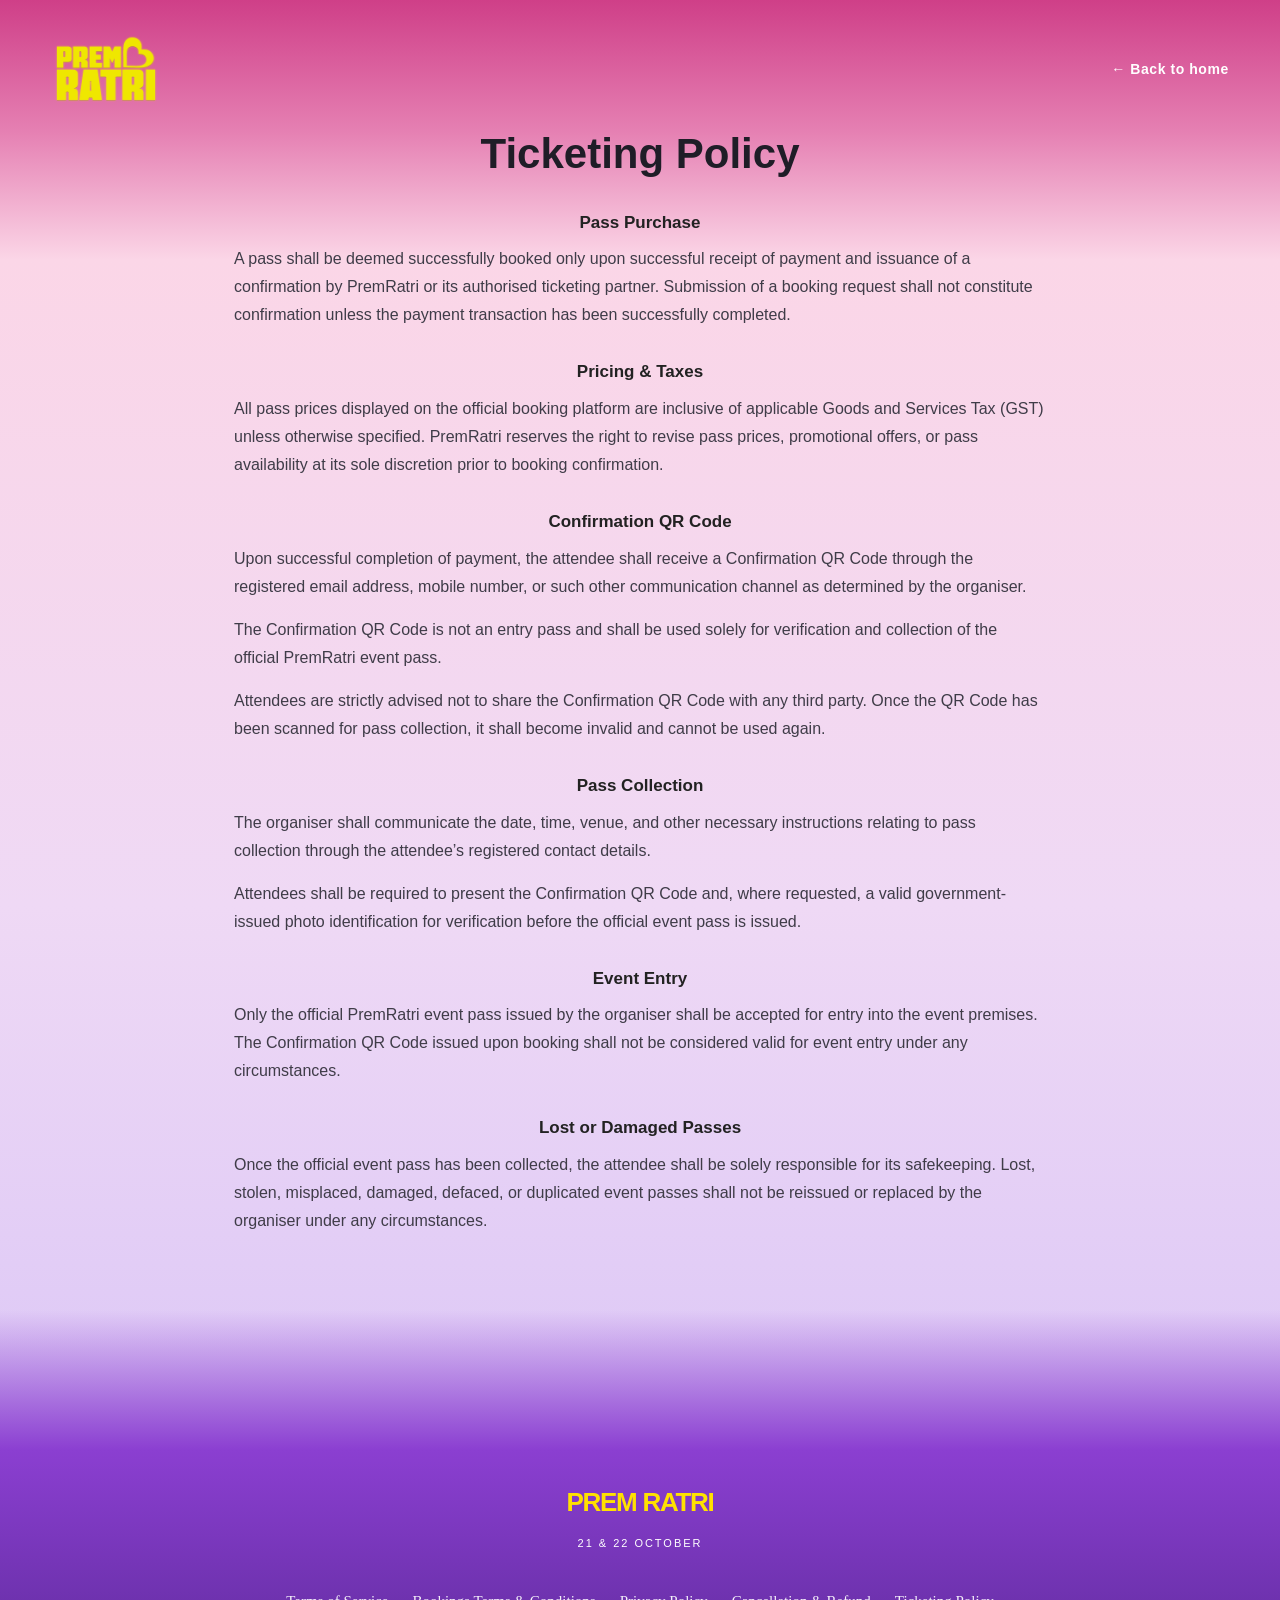
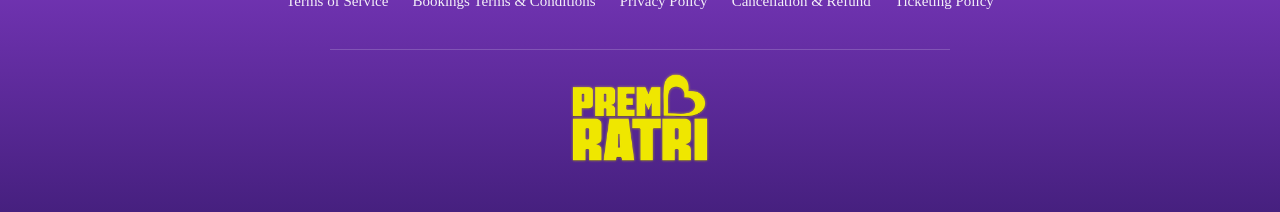
<file: ticketing-policy.html>
<!doctype html>
<html lang="en">
<head>
  <meta charset="utf-8">
  <meta name="viewport" content="width=device-width, initial-scale=1">
  <link rel="icon" type="image/png" href="PremRatrilogo.png">
  <title>Ticketing Policy | Prem Ratri</title>
  <link rel="stylesheet" href="css/policy.css">
</head>
<body class="tone-pink">
  <header class="policy-header">
    <a href="index.html" class="policy-logo"><img src="PremRatrilogo.png" alt="Prem Ratri"></a>
    <a href="index.html" class="policy-back">&larr; Back to home</a>
  </header>
  <main class="policy-page">
    <h1>Ticketing Policy</h1>
    <h3>Pass Purchase</h3><p>A pass shall be deemed successfully booked only upon successful receipt of payment and issuance of a confirmation by PremRatri or its authorised ticketing partner. Submission of a booking request shall not constitute confirmation unless the payment transaction has been successfully completed.</p><h3>Pricing & Taxes</h3><p>All pass prices displayed on the official booking platform are inclusive of applicable Goods and Services Tax (GST) unless otherwise specified. PremRatri reserves the right to revise pass prices, promotional offers, or pass availability at its sole discretion prior to booking confirmation.</p><h3>Confirmation QR Code</h3><p>Upon successful completion of payment, the attendee shall receive a Confirmation QR Code through the registered email address, mobile number, or such other communication channel as determined by the organiser.</p><p>The Confirmation QR Code is not an entry pass and shall be used solely for verification and collection of the official PremRatri event pass.</p><p>Attendees are strictly advised not to share the Confirmation QR Code with any third party. Once the QR Code has been scanned for pass collection, it shall become invalid and cannot be used again.</p><h3>Pass Collection</h3><p>The organiser shall communicate the date, time, venue, and other necessary instructions relating to pass collection through the attendee’s registered contact details.</p><p>Attendees shall be required to present the Confirmation QR Code and, where requested, a valid government-issued photo identification for verification before the official event pass is issued.</p><h3>Event Entry</h3><p>Only the official PremRatri event pass issued by the organiser shall be accepted for entry into the event premises. The Confirmation QR Code issued upon booking shall not be considered valid for event entry under any circumstances.</p><h3>Lost or Damaged Passes</h3><p>Once the official event pass has been collected, the attendee shall be solely responsible for its safekeeping. Lost, stolen, misplaced, damaged, defaced, or duplicated event passes shall not be reissued or replaced by the organiser under any circumstances.</p>
  </main>
  <footer class="footer" id="footer">
    <div class="footer-logo">PREM RATRI</div>
    <p class="footer-date">21 &amp; 22 OCTOBER</p>
    <nav class="footer-links" aria-label="Legal links">
      <a href="terms-of-service.html">Terms of Service</a>
      <a href="bookings-terms.html">Bookings Terms &amp; Conditions</a>
      <a href="privacy-policy.html">Privacy Policy</a>
      <a href="cancellation-refund.html">Cancellation &amp; Refund</a>
      <a href="ticketing-policy.html">Ticketing Policy</a>
    </nav>
    <div class="footer-rule"></div>
    <div class="footer-copyright-logo">
      <a href="index.html"><img src="PremRatrilogo.png" alt="Prem Ratri"></a>
    </div>
</footer>
</body>
</html>
</file>
<file: css/style.css>
:root {
  --yellow: #ffe100;
  --edge: clamp(10px, 4vw, 64px)
}

* {
  box-sizing: border-box
}

html {
  scroll-behavior: auto;
  background: #000
}

body {
  margin: 0;
  background: #000;
  color: #fff;
  font-family: Arial, Helvetica, sans-serif;
  overflow-x: hidden
}

button,
a {
  font: inherit
}

.site-header {
  position: fixed;
  inset: 0 0 auto 0;
  z-index: 30;
  display: flex;
  align-items: center;
  justify-content: space-between;
  padding: 12px var(--edge);
  pointer-events: none;
  background: linear-gradient(to bottom, rgba(0, 0, 0, .42), transparent);
  transition: opacity .35s ease
}

.site-header>* {
  pointer-events: auto
}

.header-book {
  color: #000;
  background: var(--yellow);
  text-decoration: none;
  font-weight: 800;
  font-size: 12px;
  letter-spacing: .14em;
  padding: 13px 18px;
  border-radius: 999px
}

.sequence {
  position: relative;
  height: 1800vh;
  background: #000;
  overflow: visible
}

/* .stage {
  position: sticky;
  top: 0;
  width: 100%;
  height: 100vh;
  height: 100svh;
  overflow: hidden;
  background: #000;
  isolation: isolate
} */

.stage {
  position: sticky;
  top: 0;
  width: 100%;
  height: 100vh;
  height: 100dvh;
  overflow: hidden;
  background: #000;
  isolation: isolate;
}

.stage canvas,
.stage .sequence-video {
  position: absolute;
  inset: 0;
  width: 100%;
  height: 100%;
  display: block;
  background: #000;
  object-fit: cover;
  object-position: center center
}

.scroll-cue {
  position: absolute;
  z-index: 7;
  left: 50%;
  bottom: max(26px, env(safe-area-inset-bottom));
  transform: translateX(-50%);

  font-size: 13px;
  font-weight: 500;
  letter-spacing: .28em;
  white-space: nowrap;
  text-align: center;

  color: #fff;
  opacity: .78;

  pointer-events: none;
  user-select: none;

  transition: none;
}

.scroll-cue span {
  display: block;
  width: 1px;
  height: 32px;
  margin: 10px auto 0;
  background: linear-gradient(var(--yellow), transparent)
}

/* .booking {
  min-height: 100vh;
  min-height: 100svh;
  display: grid;
  place-items: center;
  padding: 100px 24px;

  background: linear-gradient(170deg, #ee6fae 0%, #d9468f 38%, #b84bb8 72%, #8b3fd1 100%);

  color: #fff;
}.booking-inner{text-align:center}
.wordmark{color:var(--yellow);font-size:clamp(58px,10vw,170px);line-height:.85;font-weight:900;letter-spacing:-.07em}
.date{font-size:clamp(14px,1.6vw,25px);letter-spacing:.28em;margin:32px 0 0}
.book-now{margin-top:42px;border:0;background:var(--yellow);color:#000;border-radius:999px;padding:18px 34px;font-weight:900;letter-spacing:.16em;cursor:pointer;min-width:170px}
.book-now:hover,
.header-book:hover{filter:brightness(.94)} */

.booking {
    min-height: 100svh;
    background: linear-gradient(
        180deg,
        #d9428f 0%,
        #b83fc0 55%,
        #8739df 100%
    );

    display: flex;
    align-items: center;
    justify-content: center;

    padding: 120px 24px;
}

.booking-inner {
    width: min(900px, 100%);
    text-align: center;
}

.lineup-label {
    margin: 0 0 32px;

    color: #ffe100;

    font-size: clamp(18px, 2vw, 28px);
    font-weight: 900;

    letter-spacing: .18em;
}

.lineup-poster {
    width: min(530px, 100%);
    margin: 0 auto;
}

.artist-poster {
    display: block;

    width: 100%;
    height: auto;

    object-fit: contain;

    border-radius: 18px;
}

.artist-dates {
    margin-top: 30px;

    display: flex;
    justify-content: center;
    align-items: center;
    flex-wrap: wrap;

    gap: 12px;

    color: #fff;

    font-size: clamp(13px, 1.4vw, 18px);
    font-weight: 800;

    letter-spacing: .12em;
}

.artist-divider {
    color: #ffe100;
}

.event-description {
    width: min(680px, 100%);

    margin: 30px auto 0;

    color: rgba(255,255,255,.78);

    font-size: clamp(14px, 1.2vw, 17px);
    line-height: 1.7;

    letter-spacing: .02em;
}

.passes-soon {
    display: inline-flex;
    align-items: center;
    justify-content: center;

    margin-top: 45px;

    min-height: 52px;
    padding: 0 32px;

    background: #ffe100;
    color: #000;

    border-radius: 999px;

    font-size: 11px;
    font-weight: 900;

    letter-spacing: .14em;
}

.venue {
    margin: 16px auto 0;

    color: rgba(255, 255, 255, .85);

    font-size: clamp(12px, 1.1vw, 15px);
    font-weight: 500;

    letter-spacing: .06em;
}

.venue span {
    color: #ffe100;
    font-weight: 800;
    letter-spacing: .12em;
}

.footer {
  background: linear-gradient(170deg, #8b3fd1 0%, #6a2fb5 55%, #46207f 100%);

  color: #fff;
  text-align: center;
  padding: 70px 24px 45px;
}

.footer-logo {
  color: var(--yellow);
  font-weight: 900;
  font-size: 26px;
  letter-spacing: -0.05em;
}

.footer-date {
  color: #fff;
  font-size: 11px;
  letter-spacing: .18em;
  margin: 8px 0 28px;
}

.footer-links {
  display: flex;
  justify-content: center;
  flex-wrap: wrap;
  gap: 10px 24px;
  max-width: 980px;
  margin: 0 auto;
}

.footer-links button {
  border: 0;
  background: none;
  color: rgba(255, 255, 255, .92);
  cursor: pointer;
  padding: 7px 0;
  font-family: Georgia, serif;
  font-size: 15px;
}

.footer-links button:hover {
  color: var(--yellow);
  text-decoration: underline;
}

.footer-rule {
  height: 1px;
  background: rgba(255, 255, 255, .18);
  max-width: 620px;
  margin: 28px auto 20px;
}

.footer-copyright-logo {
  display: flex;
  justify-content: center;
  align-items: center;
  margin-top: 20px;
}

.footer-copyright-logo img {
  width: 150px;
  height: auto;
  display: block;
}

.policy-dialog {
  width: min(860px, calc(100% - 30px));
  max-height: 86vh;
  border: 0;
  border-radius: 16px;
  padding: 0;
  background: #f7f6fb;
  color: #3f3c48;
  box-shadow: 0 30px 90px rgba(0, 0, 0, .4)
}

.policy-dialog::backdrop {
  background: rgba(0, 0, 0, .76);
  backdrop-filter: blur(5px)
}

.dialog-head {
  position: sticky;
  top: 0;
  background: #f7f6fb;
  display: flex;
  justify-content: space-between;
  align-items: center;
  padding: 24px 28px;
  border-bottom: 1px solid #e3e1ea;
  z-index: 2
}

.dialog-head h2 {
  margin: 0;
  font-size: 24px
}

.dialog-head button {
  border: 0;
  background: #e8e6ef;
  width: 40px;
  height: 40px;
  border-radius: 50%;
  font-size: 28px;
  cursor: pointer
}

.dialog-body {
  padding: 12px 28px 34px;
  line-height: 1.75
}

.dialog-body h3 {
  margin: 28px 0 8px;
  font-size: 17px;
  color: #222
}

.dialog-body p {
  margin: 0 0 15px
}

.dialog-body ul {
  padding-left: 20px
}

/* @media(max-width:700px){:root{--edge:16px}
.header-book{font-size:10px;padding:11px 14px}

.sequence{height:1500vh}.booking{padding:80px 18px}
.wordmark{font-size:clamp(54px,18vw,88px)}
.date{font-size:12px;letter-spacing:.22em}
.footer{padding:55px 18px 36px}
.footer-links{flex-direction:column;gap:2px}
.policy-dialog{max-height:90vh}
.dialog-head{padding:18px}
.dialog-body{padding:8px 18px 26px}
.dialog-head h2{font-size:20px}
} */


@media (max-width: 700px) {

    .booking {
        padding: 85px 18px 70px;
    }

    .lineup-label {
        margin-bottom: 22px;
        font-size: 16px;
    }

    .lineup-poster {
        width: 100%;
    }

    .artist-poster {
        border-radius: 12px;
    }

    .artist-dates {
        margin-top: 22px;

        flex-direction: column;
        gap: 7px;

        font-size: 12px;
        line-height: 1.5;
    }

    .artist-divider {
        display: none;
    }

    .event-description {
        margin-top: 26px;

        max-width: 360px;

        font-size: 13px;
        line-height: 1.7;
    }

    .passes-soon {
        margin-top: 35px;

        min-height: 48px;
        padding: 0 24px;

        font-size: 10px;
    }
}

@media(prefers-reduced-motion:reduce) {
  html {
    scroll-behavior: auto
  }

  .scroll-cue {
    display: none
  }
}

.brand-logo {
  display: flex;
  align-items: center;
  transform: translateY(15px)
}

.brand-logo img {
  width: 110px;
  height: auto;
  display: block
}

.header-book:hover, .book-now-cta:hover {
  filter: brightness(1.02);
  transform: translateY(-0.5px);
}

@media(max-width:700px) {
  .brand-logo img {
    width: 80px
  }
}

/* Policy dialog gradients: pink / purple alternating */
.policy-dialog {
  --tone: #f8c3dc;
  background: linear-gradient(180deg, var(--tone) 0, var(--tone) 90px, #f7f6fb 560px);
}

.policy-dialog[data-tone="bookings"],
.policy-dialog[data-tone="refund"] {
  --tone: #d6c2f7
}

.dialog-head {
  background: var(--tone);
  border-bottom-color: rgba(255, 255, 255, .55)
}

.footer-links a {
  color: rgba(255, 255, 255, .92);
  text-decoration: none;
  padding: 7px 0;
  font-family: Georgia, serif;
  font-size: 15px
}

.footer-links a:hover {
  color: var(--yellow);
  text-decoration: underline
}




@media (max-width: 700px) {

    .site-header {
        transition:
            opacity .1s ease,
            visibility .1s ease;
    }

    .site-header.hide-on-booking {
        opacity: 0;
        visibility: hidden;
        pointer-events: none;
    }

}



@media (max-width: 700px) {

    .venue {
        max-width: 320px;
        margin-top: 15px;

        font-size: 11px;
        line-height: 1.6;
    }

}



@media (max-width: 700px) {

  html,
  body {
    margin: 0;
    padding: 0;
    width: 100%;
  }

  .stage {
    height: 100dvh;
    min-height: 100dvh;
    max-height: 100dvh;
  }

  .stage .sequence-video {
    position: absolute;
    inset: 0;
    width: 100%;
    height: 100%;
    min-height: 100%;
    object-fit: cover;
    object-position: center center;
    display: block;
  }
}

/* Cross-device mobile viewport fix for dynamic browser bars */
@media (max-width: 700px) {
  .stage {
    height: var(--app-height, 100dvh);
    min-height: var(--app-height, 100dvh);
    max-height: var(--app-height, 100dvh);
  }

  .stage .sequence-video {
    width: 100%;
    height: 100%;
    object-fit: cover;
    object-position: center center;
  }
}


.footer-contact {
    margin-top: 22px;
    display: flex;
    justify-content: center;
    align-items: center;
    gap: 18px;
    flex-wrap: wrap;
}

.footer-contact-item {
    display: inline-flex;
    align-items: center;
    gap: 8px;
    color: #fff;
    text-decoration: none;
    font-size: 14px;
    transition: opacity 0.2s ease;
}

.footer-contact-item > svg {
    width: 17px !important;
    height: 17px !important;
    min-width: 17px !important;
    min-height: 17px !important;
    max-width: 17px !important;
    max-height: 17px !important;
    flex: 0 0 17px !important;
    display: block;
    fill: currentColor;
}

.footer-contact-item:hover {
    opacity: 0.7;
}

.footer-contact-divider {
    width: 1px;
    height: 16px;
    background: rgba(255, 255, 255, 0.35);
}

@media (max-width: 700px) {
    .footer-contact {
        margin-top: 18px;
        gap: 12px;
    }

    .footer-contact-item {
        display: inline-flex;
        align-items: center;
        font-size: 13px;
        gap: 6px;
    }

    .footer-contact-item > svg {
        width: 15px !important;
        height: 15px !important;
        min-width: 15px !important;
        min-height: 15px !important;
        max-width: 15px !important;
        max-height: 15px !important;
        flex: 0 0 15px !important;
    }
}


/* Tickets are live — booking CTA */
.header-book {
  display: inline-flex;
  align-items: center;
  justify-content: center;
  gap: 8px;
  color: #000;
  background: var(--yellow);
  text-decoration: none;
  font-weight: 900;
  font-size: 11px;
  letter-spacing: .14em;
  padding: 13px 18px;
  border-radius: 999px;
  box-shadow: 0 0 24px rgba(255, 225, 0, .18);
  transition: transform .2s ease, filter .2s ease;
  margin-top: 30px;
}
.header-book:hover, .book-now-cta:hover {
  filter: brightness(1.05);
  transform: translateY(-2px);
}
.passes-live-line {
  margin: 34px auto 18px;
  max-width: 760px;
  color: #fff;
  font-size: clamp(19px, 3.2vw, 34px);
  line-height: 1.15;
  font-weight: 900;
  letter-spacing: .035em;
  text-wrap: balance;
  text-shadow: 0 2px 22px rgba(35, 0, 50, .25);
}
.book-now-cta {
  display: inline-flex;
  align-items: center;
  justify-content: center;
  gap: 12px;
  margin-top: 8px;
  min-height: 54px;
  padding: 0 30px;
  border: 1px solid rgba(255,255,255,.25);
  border-radius: 999px;
  background: var(--yellow);
  color: #000;
  text-decoration: none;
  font-size: 12px;
  font-weight: 900;
  letter-spacing: .16em;
  box-shadow: 0 10px 32px rgba(35, 0, 50, .18);
  transition: transform .2s ease, filter .2s ease;
}
.book-now-cta span { font-size: 18px; line-height: 1; }
@media (max-width: 700px) {
  .header-book { font-size: 9px; padding: 11px 13px; letter-spacing: .1em; }
  .passes-live-line { margin-top: 28px; font-size: clamp(19px, 6vw, 27px); }
  .book-now-cta { min-height: 50px; padding: 0 25px; }
}
</file>
<file: Prem_Ratri_Tickets_Live_No_Waitlist/css/style.css>
:root {
  --yellow: #ffe100;
  --edge: clamp(10px, 4vw, 64px)
}

* {
  box-sizing: border-box
}

html {
  scroll-behavior: auto;
  background: #000
}

body {
  margin: 0;
  background: #000;
  color: #fff;
  font-family: Arial, Helvetica, sans-serif;
  overflow-x: hidden
}

button,
a {
  font: inherit
}

.site-header {
  position: fixed;
  inset: 0 0 auto 0;
  z-index: 30;
  display: flex;
  align-items: center;
  justify-content: space-between;
  padding: 12px var(--edge);
  pointer-events: none;
  background: linear-gradient(to bottom, rgba(0, 0, 0, .42), transparent);
  transition: opacity .35s ease
}

.site-header>* {
  pointer-events: auto
}

.header-book {
  color: #000;
  background: var(--yellow);
  text-decoration: none;
  font-weight: 800;
  font-size: 12px;
  letter-spacing: .14em;
  padding: 13px 18px;
  border-radius: 999px
}

.sequence {
  position: relative;
  height: 1800vh;
  background: #000;
  overflow: visible
}

/* .stage {
  position: sticky;
  top: 0;
  width: 100%;
  height: 100vh;
  height: 100svh;
  overflow: hidden;
  background: #000;
  isolation: isolate
} */

.stage {
  position: sticky;
  top: 0;
  width: 100%;
  height: 100vh;
  height: 100dvh;
  overflow: hidden;
  background: #000;
  isolation: isolate;
}

.stage canvas,
.stage .sequence-video {
  position: absolute;
  inset: 0;
  width: 100%;
  height: 100%;
  display: block;
  background: #000;
  object-fit: cover;
  object-position: center center
}

.scroll-cue {
  position: absolute;
  z-index: 7;
  left: 50%;
  bottom: max(26px, env(safe-area-inset-bottom));
  transform: translateX(-50%);

  font-size: 13px;
  font-weight: 500;
  letter-spacing: .28em;
  white-space: nowrap;
  text-align: center;

  color: #fff;
  opacity: .78;

  pointer-events: none;
  user-select: none;

  transition: none;
}

.scroll-cue span {
  display: block;
  width: 1px;
  height: 32px;
  margin: 10px auto 0;
  background: linear-gradient(var(--yellow), transparent)
}

/* .booking {
  min-height: 100vh;
  min-height: 100svh;
  display: grid;
  place-items: center;
  padding: 100px 24px;

  background: linear-gradient(170deg, #ee6fae 0%, #d9468f 38%, #b84bb8 72%, #8b3fd1 100%);

  color: #fff;
}.booking-inner{text-align:center}
.wordmark{color:var(--yellow);font-size:clamp(58px,10vw,170px);line-height:.85;font-weight:900;letter-spacing:-.07em}
.date{font-size:clamp(14px,1.6vw,25px);letter-spacing:.28em;margin:32px 0 0}
.book-now{margin-top:42px;border:0;background:var(--yellow);color:#000;border-radius:999px;padding:18px 34px;font-weight:900;letter-spacing:.16em;cursor:pointer;min-width:170px}
.book-now:hover,
.header-book:hover{filter:brightness(.94)} */

.booking {
    min-height: 100svh;
    background: linear-gradient(
        180deg,
        #d9428f 0%,
        #b83fc0 55%,
        #8739df 100%
    );

    display: flex;
    align-items: center;
    justify-content: center;

    padding: 120px 24px;
}

.booking-inner {
    width: min(900px, 100%);
    text-align: center;
}

.lineup-label {
    margin: 0 0 32px;

    color: #ffe100;

    font-size: clamp(18px, 2vw, 28px);
    font-weight: 900;

    letter-spacing: .18em;
}

.lineup-poster {
    width: min(530px, 100%);
    margin: 0 auto;
}

.artist-poster {
    display: block;

    width: 100%;
    height: auto;

    object-fit: contain;

    border-radius: 18px;
}

.artist-dates {
    margin-top: 30px;

    display: flex;
    justify-content: center;
    align-items: center;
    flex-wrap: wrap;

    gap: 12px;

    color: #fff;

    font-size: clamp(13px, 1.4vw, 18px);
    font-weight: 800;

    letter-spacing: .12em;
}

.artist-divider {
    color: #ffe100;
}

.event-description {
    width: min(680px, 100%);

    margin: 30px auto 0;

    color: rgba(255,255,255,.78);

    font-size: clamp(14px, 1.2vw, 17px);
    line-height: 1.7;

    letter-spacing: .02em;
}

.passes-soon {
    display: inline-flex;
    align-items: center;
    justify-content: center;

    margin-top: 45px;

    min-height: 52px;
    padding: 0 32px;

    background: #ffe100;
    color: #000;

    border-radius: 999px;

    font-size: 11px;
    font-weight: 900;

    letter-spacing: .14em;
}

.venue {
    margin: 16px auto 0;

    color: rgba(255, 255, 255, .85);

    font-size: clamp(12px, 1.1vw, 15px);
    font-weight: 500;

    letter-spacing: .06em;
}

.venue span {
    color: #ffe100;
    font-weight: 800;
    letter-spacing: .12em;
}

.footer {
  background: linear-gradient(170deg, #8b3fd1 0%, #6a2fb5 55%, #46207f 100%);

  color: #fff;
  text-align: center;
  padding: 70px 24px 45px;
}

.footer-logo {
  color: var(--yellow);
  font-weight: 900;
  font-size: 26px;
  letter-spacing: -0.05em;
}

.footer-date {
  color: #fff;
  font-size: 11px;
  letter-spacing: .18em;
  margin: 8px 0 28px;
}

.footer-links {
  display: flex;
  justify-content: center;
  flex-wrap: wrap;
  gap: 10px 24px;
  max-width: 980px;
  margin: 0 auto;
}

.footer-links button {
  border: 0;
  background: none;
  color: rgba(255, 255, 255, .92);
  cursor: pointer;
  padding: 7px 0;
  font-family: Georgia, serif;
  font-size: 15px;
}

.footer-links button:hover {
  color: var(--yellow);
  text-decoration: underline;
}

.footer-rule {
  height: 1px;
  background: rgba(255, 255, 255, .18);
  max-width: 620px;
  margin: 28px auto 20px;
}

.footer-copyright-logo {
  display: flex;
  justify-content: center;
  align-items: center;
  margin-top: 20px;
}

.footer-copyright-logo img {
  width: 150px;
  height: auto;
  display: block;
}

.policy-dialog {
  width: min(860px, calc(100% - 30px));
  max-height: 86vh;
  border: 0;
  border-radius: 16px;
  padding: 0;
  background: #f7f6fb;
  color: #3f3c48;
  box-shadow: 0 30px 90px rgba(0, 0, 0, .4)
}

.policy-dialog::backdrop {
  background: rgba(0, 0, 0, .76);
  backdrop-filter: blur(5px)
}

.dialog-head {
  position: sticky;
  top: 0;
  background: #f7f6fb;
  display: flex;
  justify-content: space-between;
  align-items: center;
  padding: 24px 28px;
  border-bottom: 1px solid #e3e1ea;
  z-index: 2
}

.dialog-head h2 {
  margin: 0;
  font-size: 24px
}

.dialog-head button {
  border: 0;
  background: #e8e6ef;
  width: 40px;
  height: 40px;
  border-radius: 50%;
  font-size: 28px;
  cursor: pointer
}

.dialog-body {
  padding: 12px 28px 34px;
  line-height: 1.75
}

.dialog-body h3 {
  margin: 28px 0 8px;
  font-size: 17px;
  color: #222
}

.dialog-body p {
  margin: 0 0 15px
}

.dialog-body ul {
  padding-left: 20px
}

/* @media(max-width:700px){:root{--edge:16px}
.header-book{font-size:10px;padding:11px 14px}

.sequence{height:1500vh}.booking{padding:80px 18px}
.wordmark{font-size:clamp(54px,18vw,88px)}
.date{font-size:12px;letter-spacing:.22em}
.footer{padding:55px 18px 36px}
.footer-links{flex-direction:column;gap:2px}
.policy-dialog{max-height:90vh}
.dialog-head{padding:18px}
.dialog-body{padding:8px 18px 26px}
.dialog-head h2{font-size:20px}
} */


@media (max-width: 700px) {

    .booking {
        padding: 85px 18px 70px;
    }

    .lineup-label {
        margin-bottom: 22px;
        font-size: 16px;
    }

    .lineup-poster {
        width: 100%;
    }

    .artist-poster {
        border-radius: 12px;
    }

    .artist-dates {
        margin-top: 22px;

        flex-direction: column;
        gap: 7px;

        font-size: 12px;
        line-height: 1.5;
    }

    .artist-divider {
        display: none;
    }

    .event-description {
        margin-top: 26px;

        max-width: 360px;

        font-size: 13px;
        line-height: 1.7;
    }

    .passes-soon {
        margin-top: 35px;

        min-height: 48px;
        padding: 0 24px;

        font-size: 10px;
    }
}

@media(prefers-reduced-motion:reduce) {
  html {
    scroll-behavior: auto
  }

  .scroll-cue {
    display: none
  }
}

.brand-logo {
  display: flex;
  align-items: center;
  transform: translateY(15px)
}

.brand-logo img {
  width: 110px;
  height: auto;
  display: block
}

.header-book:hover, .book-now-cta:hover {
  filter: brightness(1.02);
  transform: translateY(-0.5px);
}

@media(max-width:700px) {
  .brand-logo img {
    width: 80px
  }
}

/* Policy dialog gradients: pink / purple alternating */
.policy-dialog {
  --tone: #f8c3dc;
  background: linear-gradient(180deg, var(--tone) 0, var(--tone) 90px, #f7f6fb 560px);
}

.policy-dialog[data-tone="bookings"],
.policy-dialog[data-tone="refund"] {
  --tone: #d6c2f7
}

.dialog-head {
  background: var(--tone);
  border-bottom-color: rgba(255, 255, 255, .55)
}

.footer-links a {
  color: rgba(255, 255, 255, .92);
  text-decoration: none;
  padding: 7px 0;
  font-family: Georgia, serif;
  font-size: 15px
}

.footer-links a:hover {
  color: var(--yellow);
  text-decoration: underline
}




@media (max-width: 700px) {

    .site-header {
        transition:
            opacity .1s ease,
            visibility .1s ease;
    }

    .site-header.hide-on-booking {
        opacity: 0;
        visibility: hidden;
        pointer-events: none;
    }

}



@media (max-width: 700px) {

    .venue {
        max-width: 320px;
        margin-top: 15px;

        font-size: 11px;
        line-height: 1.6;
    }

}



@media (max-width: 700px) {

  html,
  body {
    margin: 0;
    padding: 0;
    width: 100%;
  }

  .stage {
    height: 100dvh;
    min-height: 100dvh;
    max-height: 100dvh;
  }

  .stage .sequence-video {
    position: absolute;
    inset: 0;
    width: 100%;
    height: 100%;
    min-height: 100%;
    object-fit: cover;
    object-position: center center;
    display: block;
  }
}

/* Cross-device mobile viewport fix for dynamic browser bars */
@media (max-width: 700px) {
  .stage {
    height: var(--app-height, 100dvh);
    min-height: var(--app-height, 100dvh);
    max-height: var(--app-height, 100dvh);
  }

  .stage .sequence-video {
    width: 100%;
    height: 100%;
    object-fit: cover;
    object-position: center center;
  }
}


.footer-contact {
    margin-top: 22px;
    display: flex;
    justify-content: center;
    align-items: center;
    gap: 18px;
    flex-wrap: wrap;
}

.footer-contact-item {
    display: inline-flex;
    align-items: center;
    gap: 8px;
    color: #fff;
    text-decoration: none;
    font-size: 14px;
    transition: opacity 0.2s ease;
}

.footer-contact-item > svg {
    width: 17px !important;
    height: 17px !important;
    min-width: 17px !important;
    min-height: 17px !important;
    max-width: 17px !important;
    max-height: 17px !important;
    flex: 0 0 17px !important;
    display: block;
    fill: currentColor;
}

.footer-contact-item:hover {
    opacity: 0.7;
}

.footer-contact-divider {
    width: 1px;
    height: 16px;
    background: rgba(255, 255, 255, 0.35);
}

@media (max-width: 700px) {
    .footer-contact {
        margin-top: 18px;
        gap: 12px;
    }

    .footer-contact-item {
        display: inline-flex;
        align-items: center;
        font-size: 13px;
        gap: 6px;
    }

    .footer-contact-item > svg {
        width: 15px !important;
        height: 15px !important;
        min-width: 15px !important;
        min-height: 15px !important;
        max-width: 15px !important;
        max-height: 15px !important;
        flex: 0 0 15px !important;
    }
}


/* Tickets are live — booking CTA */
.header-book {
  display: inline-flex;
  align-items: center;
  justify-content: center;
  gap: 8px;
  color: #000;
  background: var(--yellow);
  text-decoration: none;
  font-weight: 900;
  font-size: 11px;
  letter-spacing: .14em;
  padding: 13px 18px;
  border-radius: 999px;
  box-shadow: 0 0 24px rgba(255, 225, 0, .18);
  transition: transform .2s ease, filter .2s ease;
}
.header-book:hover, .book-now-cta:hover {
  filter: brightness(1.05);
  transform: translateY(-2px);
}
.passes-live-line {
  margin: 34px auto 18px;
  max-width: 760px;
  color: #fff;
  font-size: clamp(19px, 3.2vw, 34px);
  line-height: 1.15;
  font-weight: 900;
  letter-spacing: .035em;
  text-wrap: balance;
  text-shadow: 0 2px 22px rgba(35, 0, 50, .25);
}
.book-now-cta {
  display: inline-flex;
  align-items: center;
  justify-content: center;
  gap: 12px;
  margin-top: 8px;
  min-height: 54px;
  padding: 0 30px;
  border: 1px solid rgba(255,255,255,.25);
  border-radius: 999px;
  background: var(--yellow);
  color: #000;
  text-decoration: none;
  font-size: 12px;
  font-weight: 900;
  letter-spacing: .16em;
  box-shadow: 0 10px 32px rgba(35, 0, 50, .18);
  transition: transform .2s ease, filter .2s ease;
}
.book-now-cta span { font-size: 18px; line-height: 1; }
@media (max-width: 700px) {
  .header-book { font-size: 9px; padding: 11px 13px; letter-spacing: .1em; }
  .passes-live-line { margin-top: 28px; font-size: clamp(19px, 6vw, 27px); }
  .book-now-cta { min-height: 50px; padding: 0 25px; }
}
</file>
<file: css/policy.css>
:root{--yellow:#ffe100;--edge:clamp(20px,4vw,64px);--g1:#cf3f88;--g2:#e57fb2;--g3:#fbd6e7;--m:#efd9f5;--b1:#8b3fd1;--b2:#d6c2f7;--b3:#46207f}
*{box-sizing:border-box}
body{margin:0;min-height:100vh;font-family:Arial,Helvetica,sans-serif;color:#3f3c48;line-height:1.75;
  background:linear-gradient(180deg,var(--g1) 0,var(--g2) 130px,var(--g3) 260px,var(--m) 50%,var(--b2) calc(100% - 220px),var(--b1) 100%) no-repeat #f7f6fb}
body.tone-purple{--g1:#6a2fb5;--g2:#9a6bd8;--g3:#e3d5fa;--m:#f4d9ee;--b1:#cf3f88;--b2:#f8c3dc;--b3:#b8337d}
.policy-header{display:flex;justify-content:space-between;align-items:center;padding:24px var(--edge)}
.policy-logo{display:flex;align-items:center;transform:translateY(10px)}
.policy-logo img{width:110px;height:auto;display:block}
.policy-back{color:#fff;text-decoration:none;font-weight:700;font-size:14px;letter-spacing:.04em;transform:translateY(10px)}
.policy-back:hover{text-decoration:underline}
.policy-page{max-width:860px;margin:0 auto;padding:10px 24px 60px}
.policy-page h1{margin:0 0 28px;font-size:clamp(28px,4vw,42px);color:#1f1d27;line-height:1.2}
.policy-page h3{margin:28px 0 8px;font-size:17px;color:#222}
.policy-page p{margin:0 0 15px}
.policy-page ul{padding-left:20px}
.footer{background:linear-gradient(180deg,rgba(255,255,255,0) 0,var(--b1) 140px,var(--b3) 100%);color:#fff;text-align:center;padding:170px 24px 45px}
.footer-logo{color:var(--yellow);font-weight:900;font-size:26px;letter-spacing:-.05em}
.footer-date{color:#fff;font-size:11px;letter-spacing:.18em;margin:8px 0 28px}
.footer-links{display:flex;justify-content:center;flex-wrap:wrap;gap:10px 24px;max-width:980px;margin:0 auto}
.footer-links a{color:rgba(255,255,255,.92);text-decoration:none;padding:7px 0;font-family:Georgia,serif;font-size:15px}
.footer-links a:hover{color:var(--yellow);text-decoration:underline}
.footer-rule{height:1px;background:rgba(255,255,255,.18);max-width:620px;margin:28px auto 20px}
.footer-copyright-logo{display:flex;justify-content:center;align-items:center;margin-top:20px}
.footer-copyright-logo img{width:150px;height:auto;display:block}
@media(max-width:700px){:root{--edge:16px}.footer{padding:150px 18px 36px}.footer-links{flex-direction:column;gap:2px}.policy-logo img{width:80px}.policy-page{padding:6px 18px 44px}}
@media(max-width:700px){
  .policy-logo img{width:80px}
  .policy-logo{transform:translateY(3px)}
}
h1, h2, h3{text-align:center}
@media(max-width:700px){
  .policy-page h1{margin-top:25px}
}
</file>
